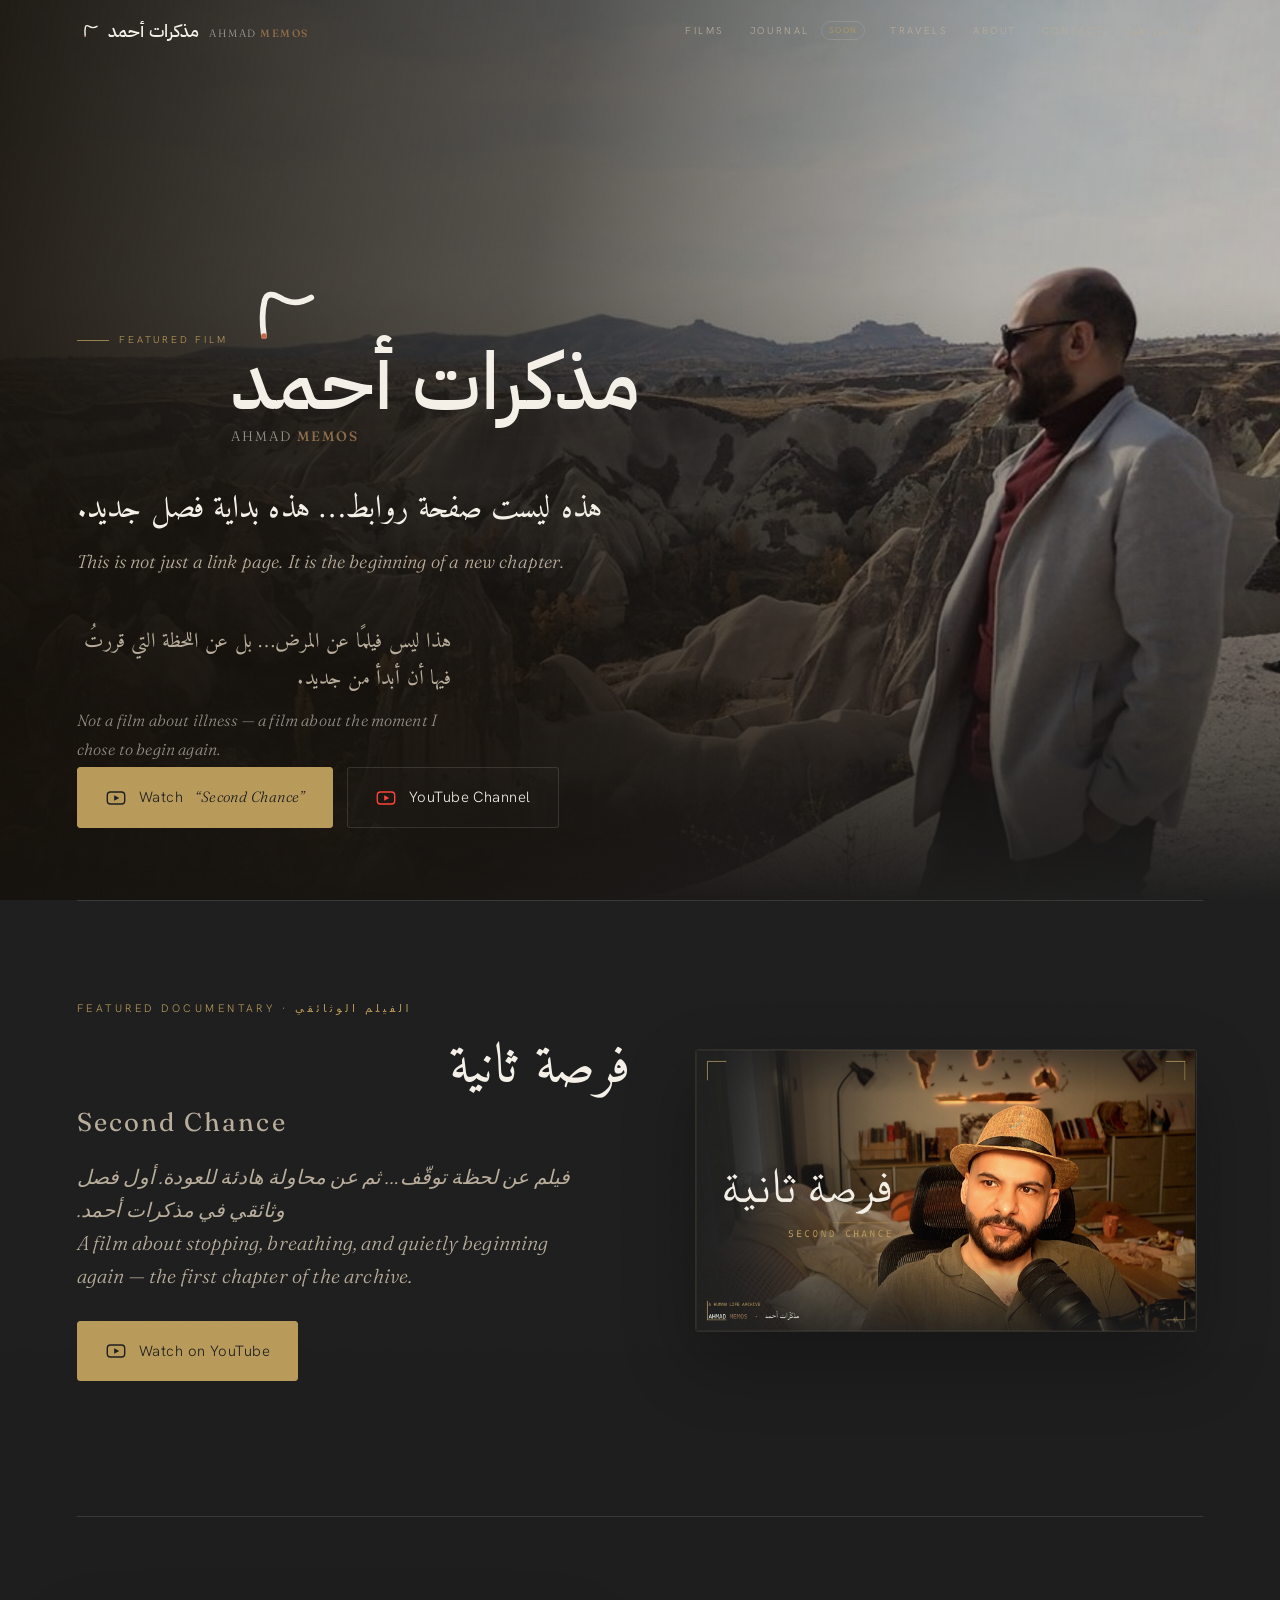
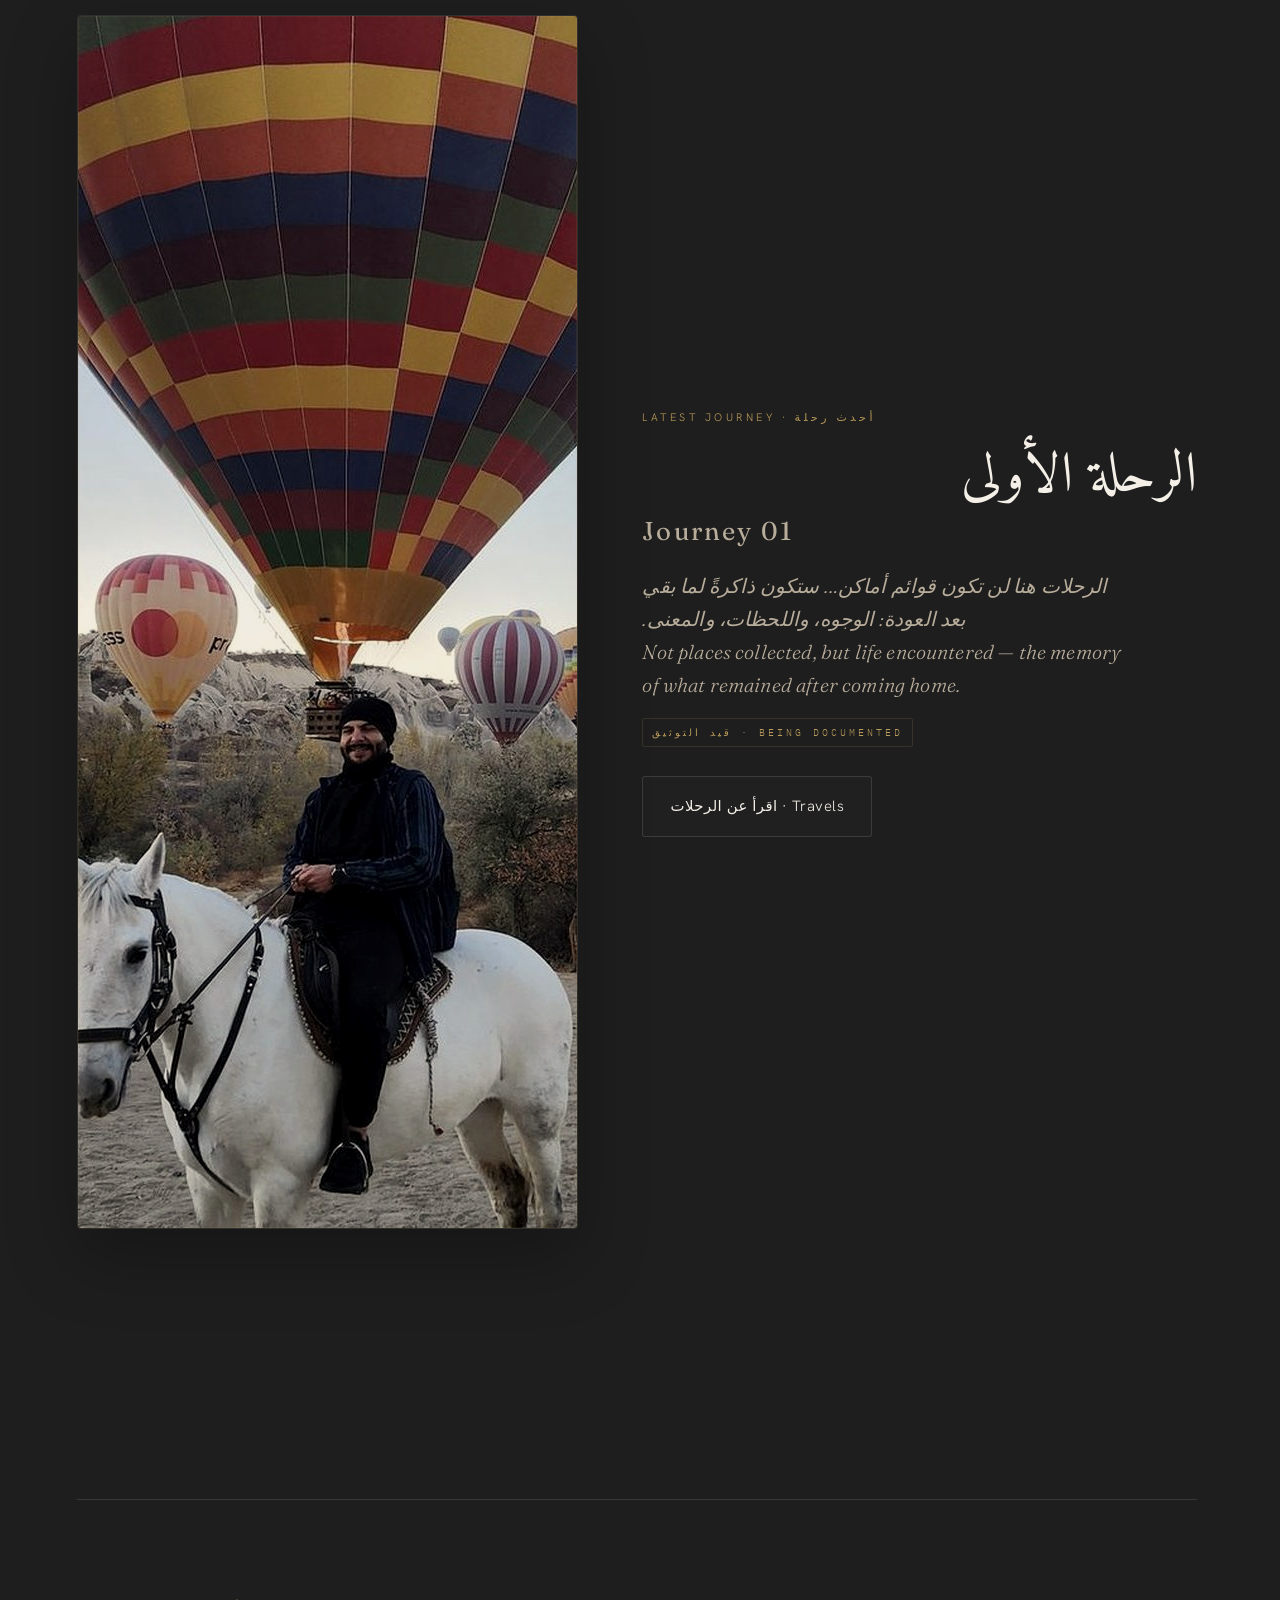
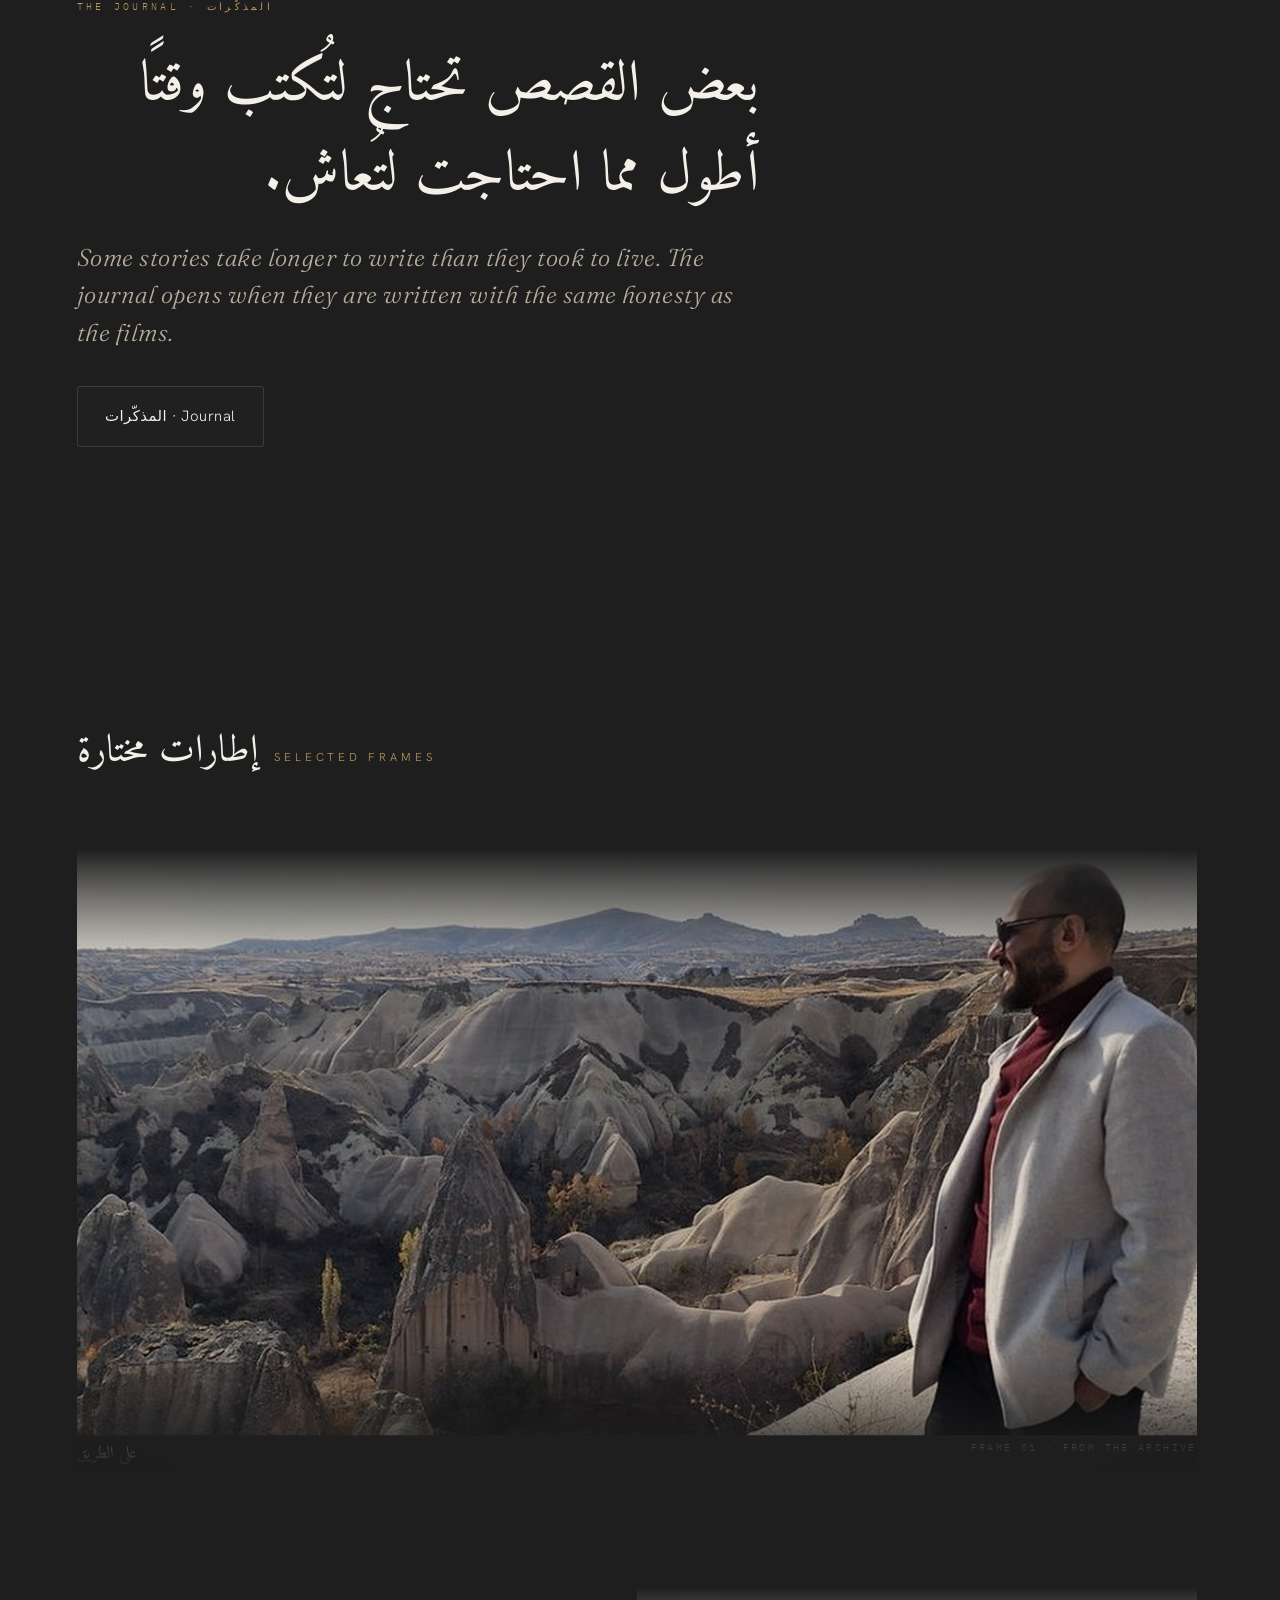
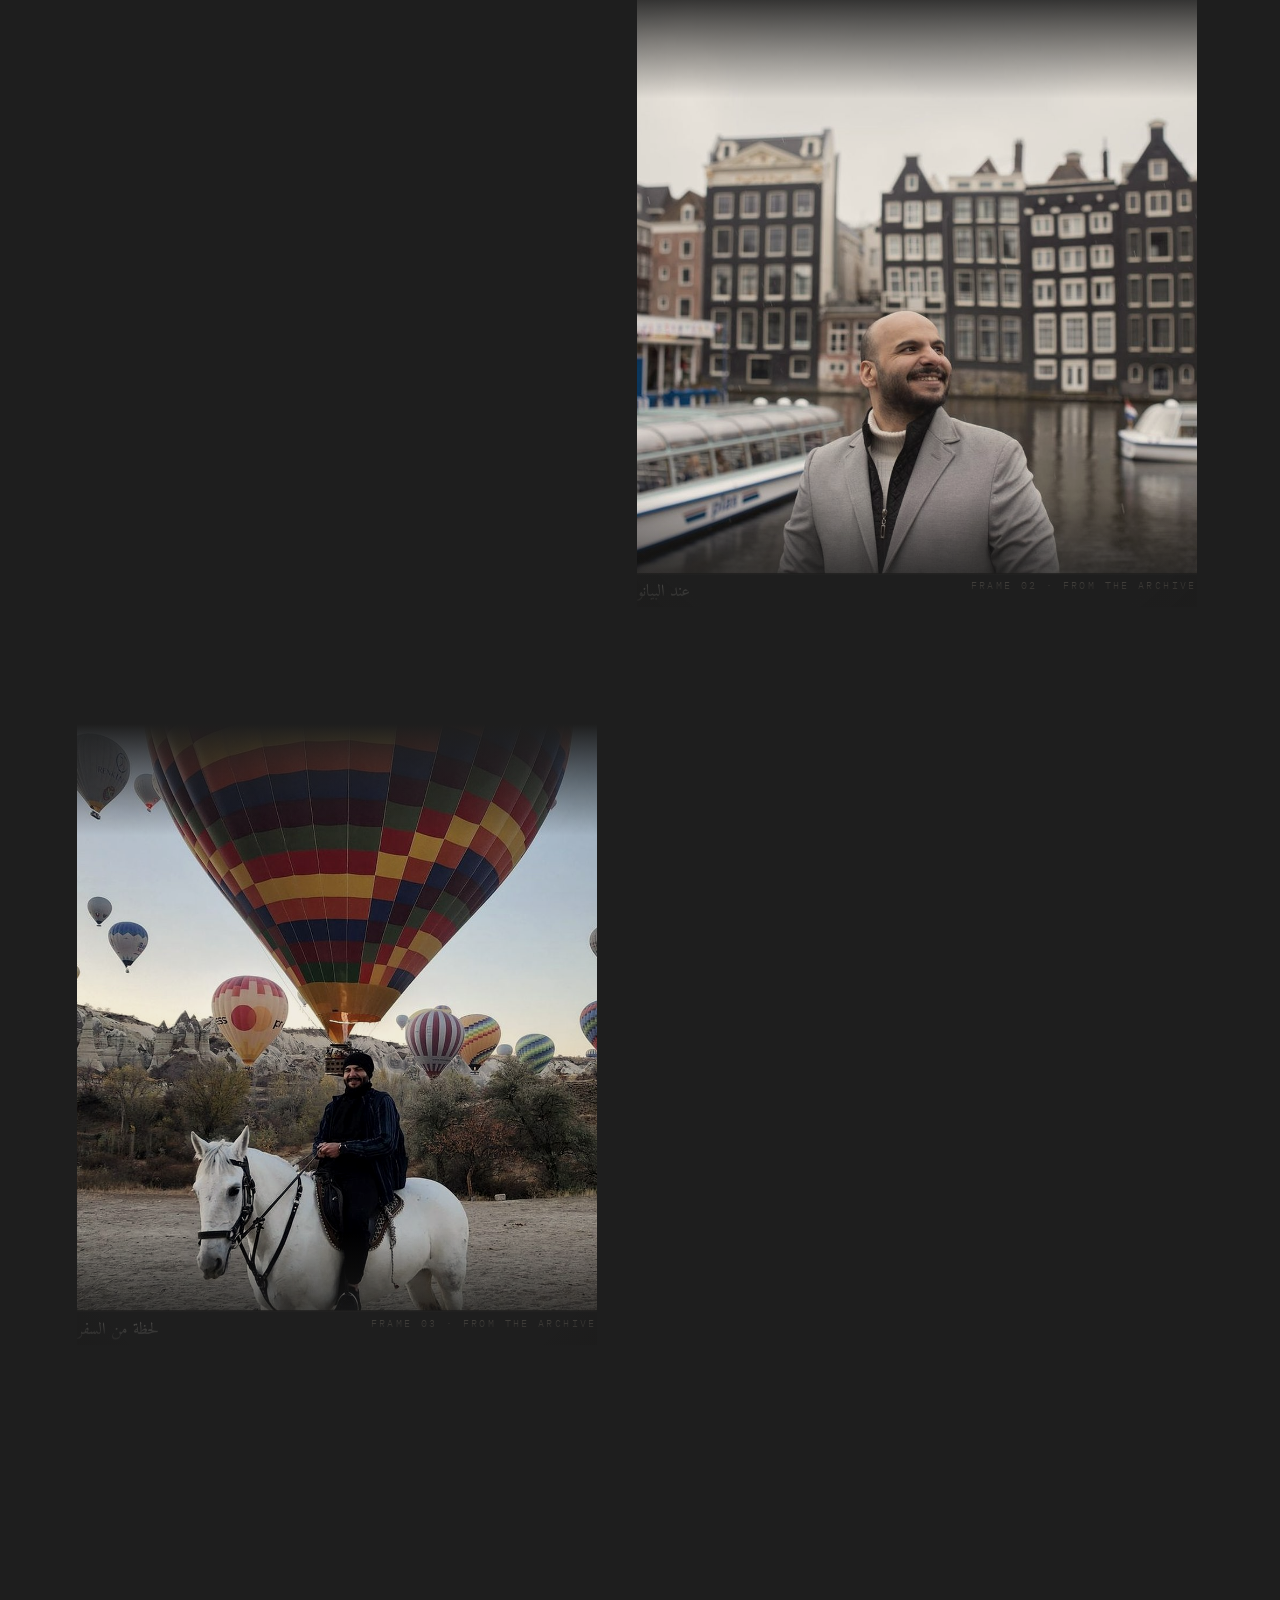
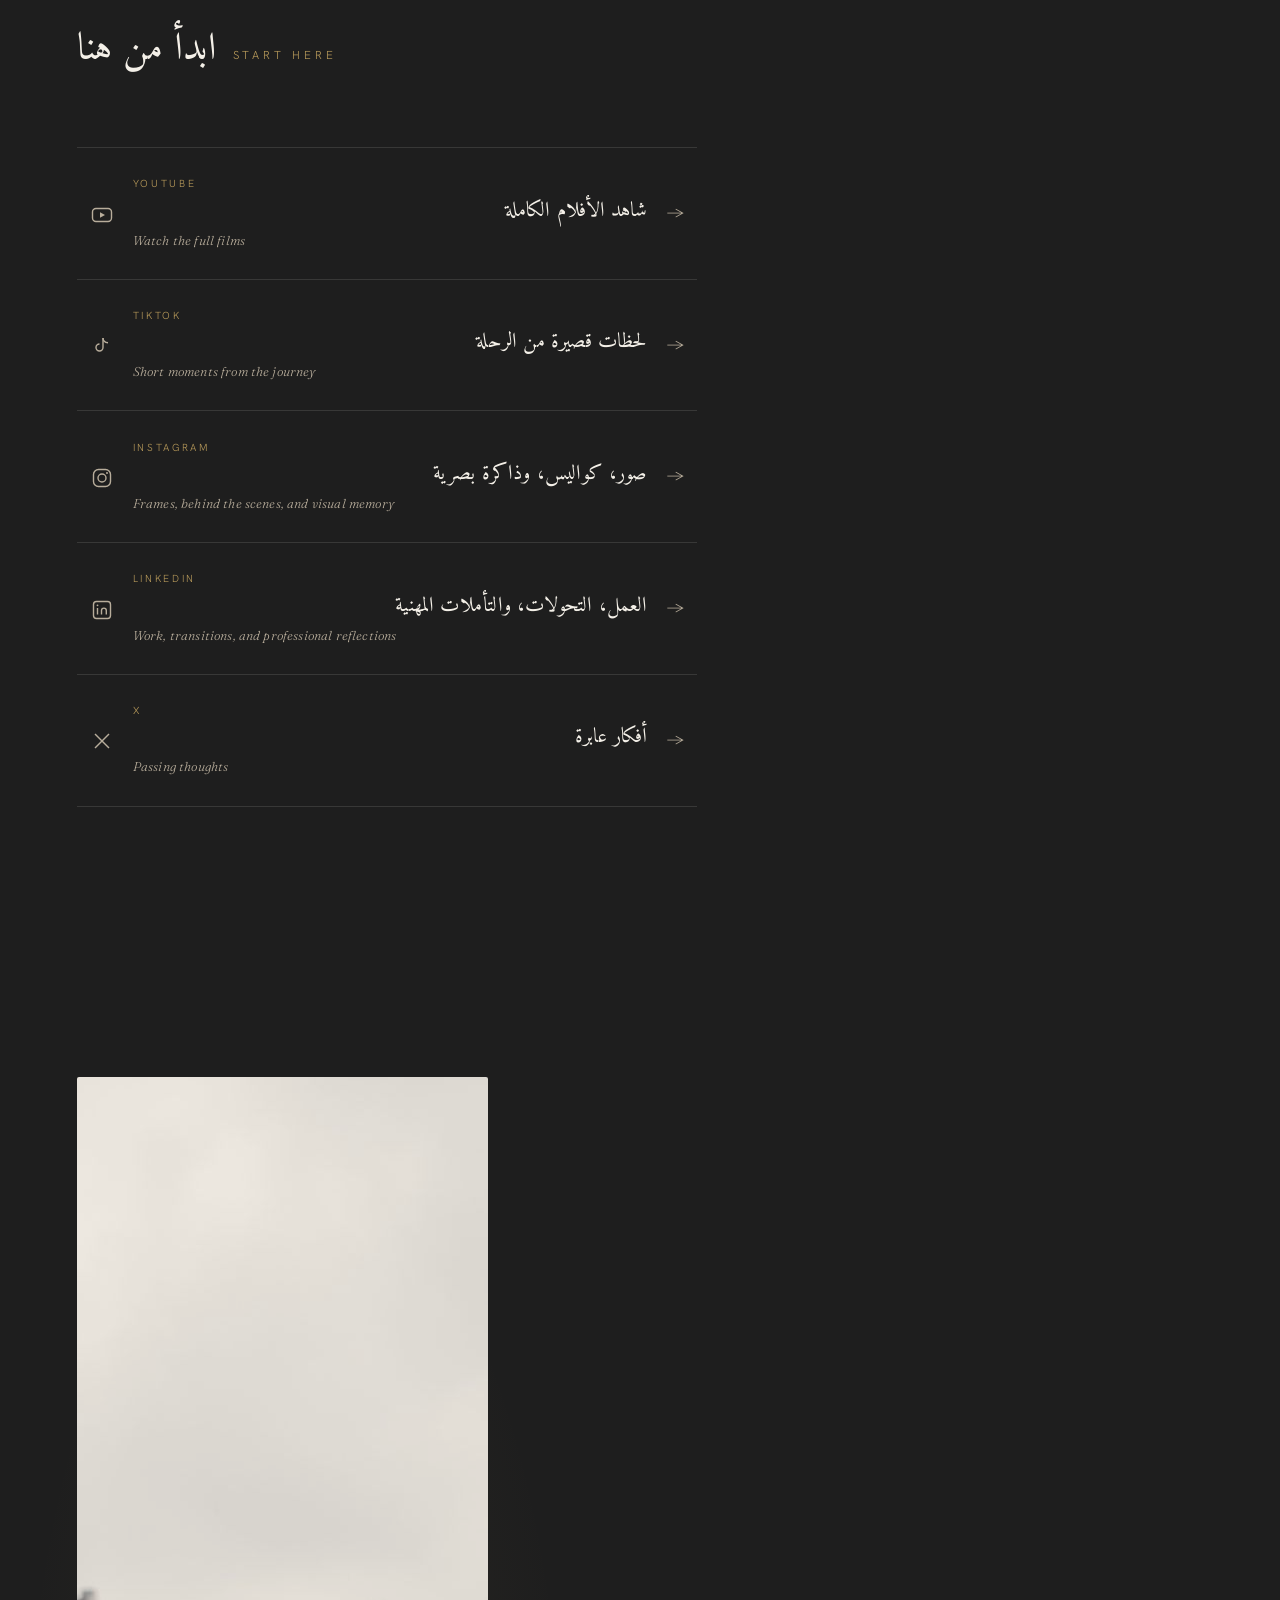
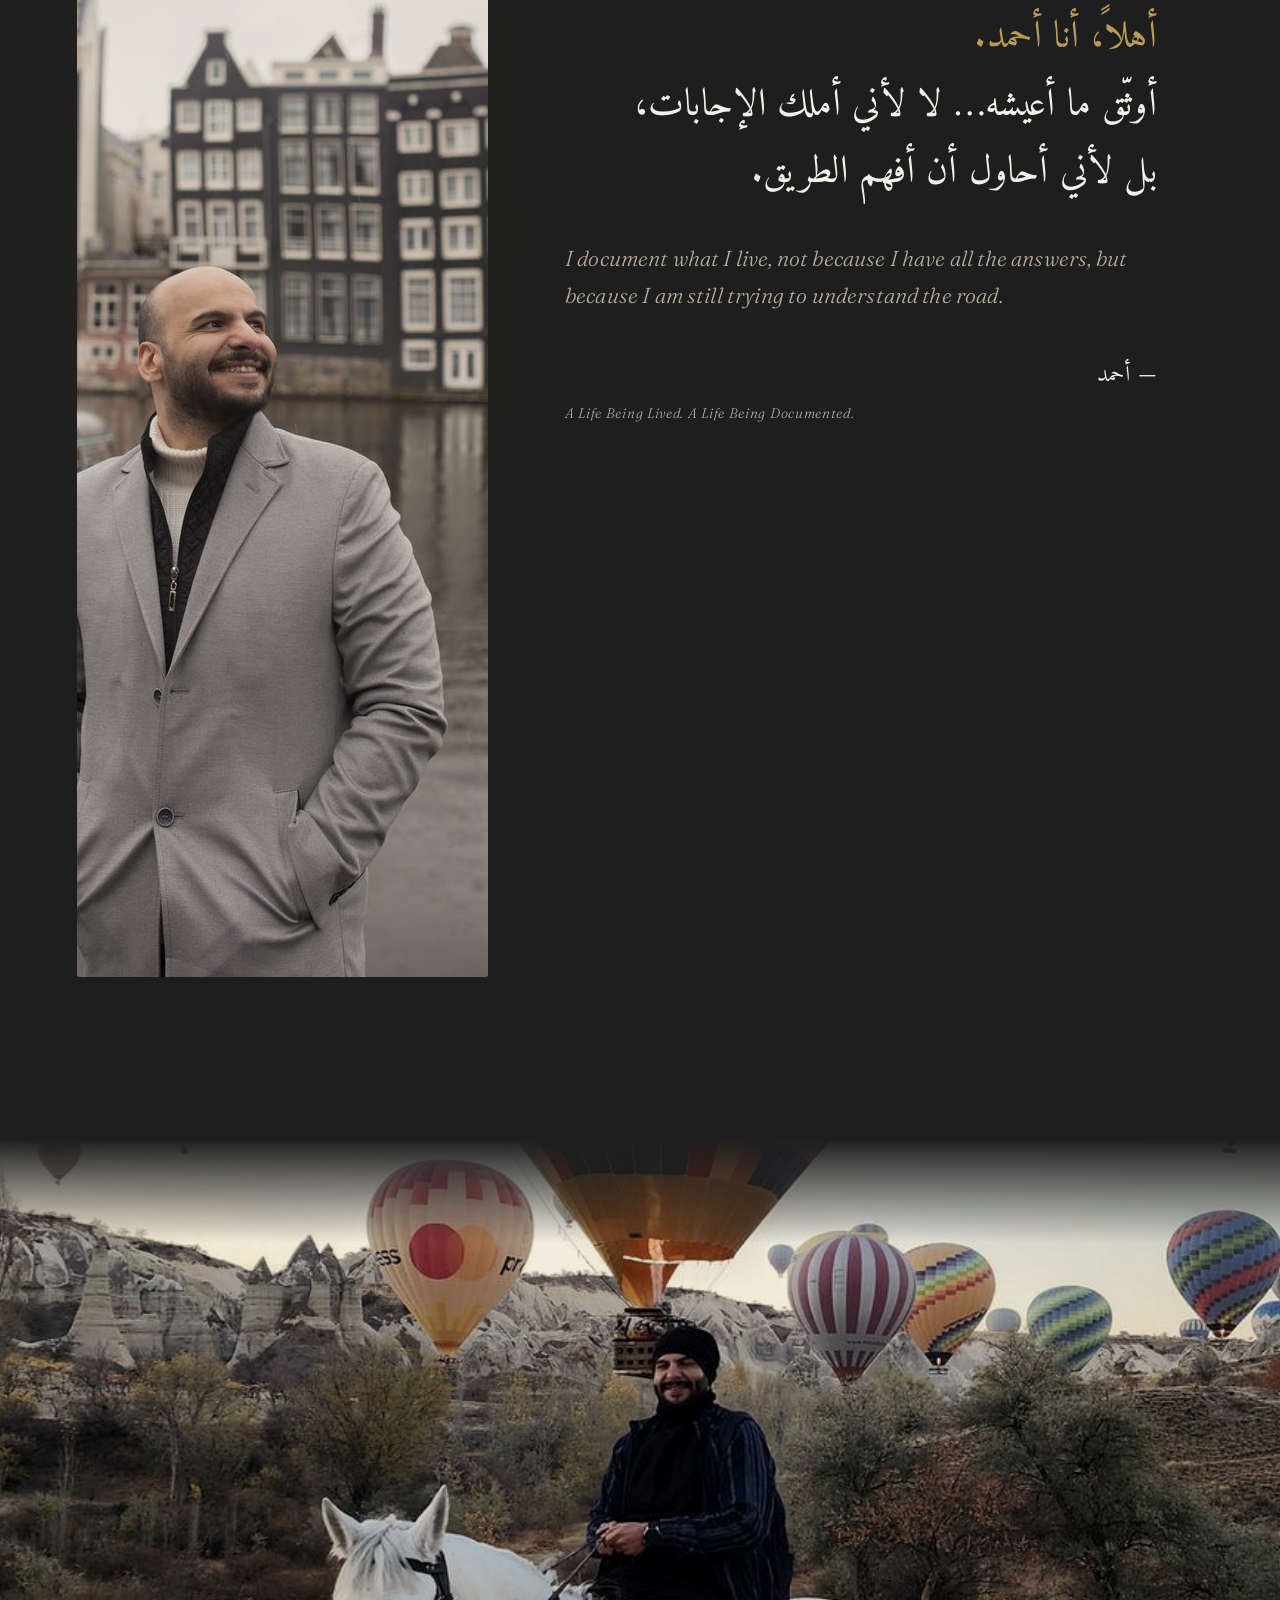
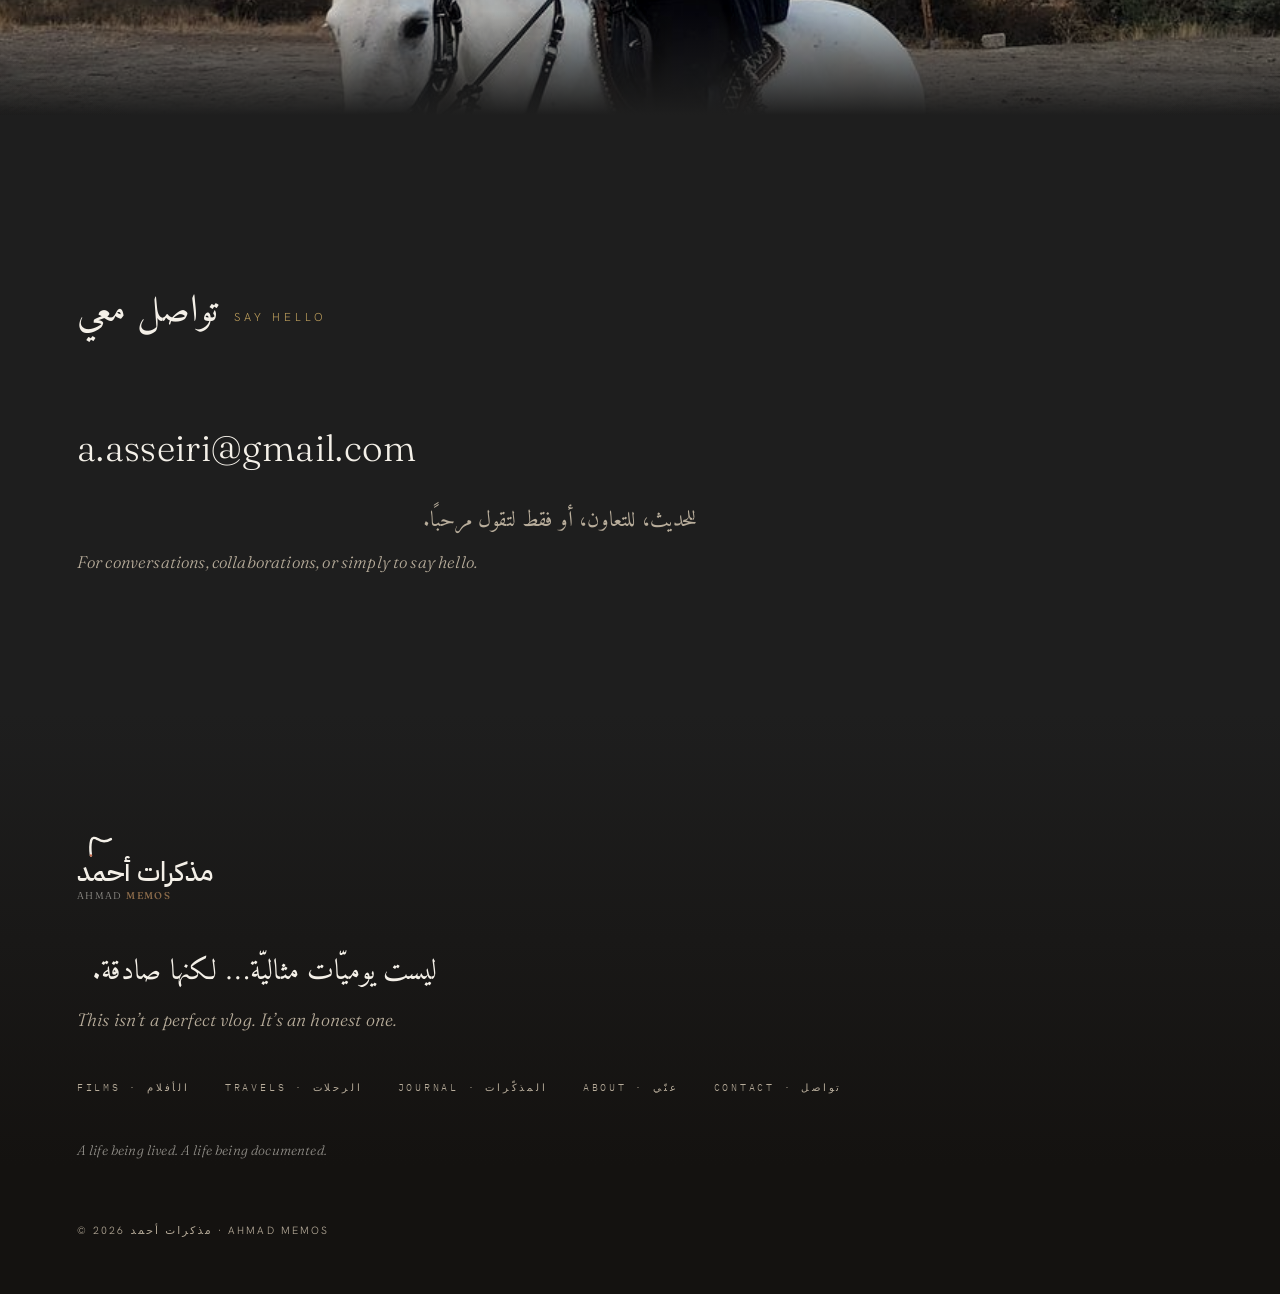
<file: index.html>
<!DOCTYPE html>

<html class="no-js" lang="ar">
<head>
<meta charset="utf-8"/>
<meta content="width=device-width, initial-scale=1.0" name="viewport"/>
<!-- Google tag (gtag.js) -->
<script async="" src="https://www.googletagmanager.com/gtag/js?id=G-X7SE8VPJG7"></script>
<script>
  window.dataLayer = window.dataLayer || [];
  function gtag(){dataLayer.push(arguments);}
  gtag('js', new Date());
  gtag('config', 'G-X7SE8VPJG7');
</script>
<title>مذكرات أحمد | Ahmad Memos — A Human Life Archive</title>
<meta content="مذكرات أحمد (Ahmad Memos) هو أرشيف وثائقي إنساني لأحمد عسيري، يوثق التجارب الحقيقية والسفر والتحول والموسيقى والقصص التي تصنع المعنى." name="description"/>
<meta content="مذكرات أحمد, Ahmad Memos, أحمد عسيري, Ahmad Asseiri, أحمد ميموز, Second Chance, فرصة ثانية, Saudi Creator, Documentary, Cinematic Storytelling, Travel, Personal Growth" name="keywords"/>
<meta content="Ahmad Asseiri" name="author"/>
<meta content="index, follow" name="robots"/>
<link href="https://ahmadmemos.com/" rel="canonical"/>
<meta content="#1E1E1E" name="theme-color"/>
<meta content="website" property="og:type"/>
<meta content="مذكرات أحمد | Ahmad Memos" property="og:site_name"/>
<meta content="مذكرات أحمد | Ahmad Memos — A Human Life Archive" property="og:title"/>
<meta content="مذكرات أحمد (Ahmad Memos) هو أرشيف وثائقي إنساني لأحمد عسيري، يوثق التجارب الحقيقية والسفر والتحول والموسيقى والقصص التي تصنع المعنى." property="og:description"/>
<meta content="https://ahmadmemos.com/" property="og:url"/>
<meta content="https://ahmadmemos.com/og-image.jpg" property="og:image"/>
<meta content="1200" property="og:image:width"/>
<meta content="630" property="og:image:height"/>
<meta content="مذكرات أحمد | Ahmad Memos — A Human Life Archive" property="og:image:alt"/>
<meta content="ar_SA" property="og:locale"/>
<meta content="en_US" property="og:locale:alternate"/>
<meta content="ar_SA" property="og:locale:alternate"/>
<meta content="summary_large_image" name="twitter:card"/>
<meta content="مذكرات أحمد | Ahmad Memos — A Human Life Archive" name="twitter:title"/>
<meta content="مذكرات أحمد (Ahmad Memos) هو أرشيف وثائقي إنساني لأحمد عسيري، يوثق التجارب الحقيقية والسفر والتحول والموسيقى والقصص التي تصنع المعنى." name="twitter:description"/>
<meta content="https://ahmadmemos.com/og-image.jpg" name="twitter:image"/>
<meta content="مذكرات أحمد | Ahmad Memos — A Human Life Archive" name="twitter:image:alt"/>
<script>document.documentElement.className="js";</script>
<!-- Fallback faces load client-side. Licensed 29LT Zarid Serif & 29LT Bukra take over once placed in ./fonts/ -->
<link href="favicon-32x32.png" rel="icon" sizes="32x32" type="image/png"/>
<link href="favicon-16x16.png" rel="icon" sizes="16x16" type="image/png"/>
<link href="apple-touch-icon.png" rel="apple-touch-icon" sizes="180x180"/>
<link href="site.webmanifest" rel="manifest"/>
<link href="https://fonts.googleapis.com" rel="preconnect">
<link crossorigin="" href="https://fonts.gstatic.com" rel="preconnect">
<link href="https://fonts.googleapis.com/css2?family=Amiri:ital,wght@0,400;0,700;1,400&amp;family=Fraunces:ital,opsz,wght@0,9..144,300..600;1,9..144,300..500&amp;family=Hanken+Grotesk:wght@300;400;500;600&amp;family=IBM+Plex+Mono:wght@400;500&amp;family=IBM+Plex+Sans+Arabic:wght@300;400;500;600&amp;display=swap" rel="stylesheet">
<link href="assets/site.css" rel="stylesheet"/>
<script type="application/ld+json">
{
  "@context": "https://schema.org",
  "@graph": [
    {
      "@type": "WebSite",
      "@id": "https://ahmadmemos.com/#website",
      "name": "مذكرات أحمد | Ahmad Memos",
      "alternateName": [
        "Ahmad Memos",
        "مذكرات أحمد",
        "أحمد ميموز",
        "Ahmad Asseiri",
        "أحمد عسيري",
        "A Human Life Archive"
      ],
      "url": "https://ahmadmemos.com/",
      "description": "مذكرات أحمد (Ahmad Memos) هو أرشيف وثائقي إنساني لأحمد عسيري، يوثق التجارب الحقيقية والسفر والتحول والموسيقى والقصص التي تصنع المعنى.",
      "inLanguage": [
        "ar",
        "en"
      ],
      "publisher": {
        "@id": "https://ahmadmemos.com/#person"
      }
    },
    {
      "@type": "Person",
      "@id": "https://ahmadmemos.com/#person",
      "name": "Ahmad Asseiri",
      "alternateName": [
        "أحمد عسيري",
        "Ahmad Memos",
        "مذكرات أحمد",
        "أحمد ميموز"
      ],
      "url": "https://ahmadmemos.com/",
      "image": "https://ahmadmemos.com/og-image.jpg",
      "jobTitle": "Documentary Creator",
      "description": "Saudi documentary creator behind Ahmad Memos / مذكرات أحمد.",
      "sameAs": [
        "https://youtube.com/@a7mad_3s",
        "https://www.tiktok.com/@ahmad_3ss",
        "https://www.instagram.com/a7mad_3s",
        "https://x.com/a7mad_3s",
        "https://www.linkedin.com/in/ahmad-asseiri-918979b4"
      ]
    },
    {
      "@type": "Brand",
      "@id": "https://ahmadmemos.com/#brand",
      "name": "مذكرات أحمد | Ahmad Memos",
      "alternateName": [
        "Ahmad Memos",
        "مذكرات أحمد",
        "أحمد ميموز"
      ],
      "url": "https://ahmadmemos.com/"
    },
    {
      "@type": "VideoObject",
      "@id": "https://ahmadmemos.com/#second-chance",
      "name": "فرصة ثانية | Second Chance",
      "alternateName": [
        "Second Chance",
        "فرصة ثانية"
      ],
      "description": "The first documentary released on Ahmad Memos / مذكرات أحمد. A personal story about rebuilding life, rediscovering meaning, and beginning again.",
      "thumbnailUrl": [
        "https://ahmadmemos.com/second-chance-thumb-2560.jpg"
      ],
      "uploadDate": "2026-06-29T10:00:00+03:00",
      "contentUrl": "https://youtu.be/qwVO4BgN4NU",
      "embedUrl": "https://www.youtube.com/embed/qwVO4BgN4NU",
      "creator": {
        "@id": "https://ahmadmemos.com/#person"
      }
    }
  ]
}
</script>
</link></link></link></head>
<body>
<h1 class="sr-only">مذكرات أحمد — Ahmad Memos · A Human Life Archive</h1>
<div aria-hidden="true" style="position:absolute;left:-9999px;width:1px;height:1px;overflow:hidden;">
  مذكرات أحمد | Ahmad Memos | أحمد ميموز | أحمد عسيري | Ahmad Asseiri | A Human Life Archive
</div>
<div aria-hidden="true" class="grain"></div>
<!-- ===================== NAV ===================== -->
<nav aria-label="Primary" class="nav" id="nav">
<a aria-label="مذكرات أحمد — Ahmad Memos" class="logo" href="index.html">
<span aria-hidden="true" class="logo__sym"><svg viewbox="0 0 120 90"><path d="M46,84 C43,64 44,46 47,34 C50,24 58,24 68,30 C80,38 95,40 112,30" fill="none" stroke="currentColor" stroke-linecap="round" stroke-width="8"></path><circle cx="46" cy="84" fill="#C2694C" r="4"></circle></svg></span>
<span class="logo__type">
<span class="logo__ar" dir="rtl" lang="ar">مذكرات أحمد</span>
<span class="logo__en">AHMAD <span class="logo__en-b">MEMOS</span></span>
</span>
</a>
<div aria-label="Site sections" class="nav__links">
<a class="nav__link" href="films/index.html">Films</a>
<a class="nav__link" href="journal/index.html">Journal <span class="nav__pill">Soon</span></a>
<a class="nav__link" href="travels/index.html">Travels</a>
<a class="nav__link" href="about/index.html">About</a>
<a class="nav__link" href="contact/index.html">Contact</a>
</div>
<a class="nav__cta" href="#start">ابدأ من هنا</a>
</nav>
<!-- ===================== HERO ===================== -->
<header class="hero" id="top">
<div aria-hidden="true" class="hero__media">
<!-- Hero portrait — embedded (valley / contemplative) -->
<img alt="" class="doc-grade" decoding="async" height="2400" loading="lazy" src="assets/hero-01.jpg" width="1351"/>
</div>
<div class="hero__inner">
<div class="stream-badge" data-reveal="">Featured Film</div>
<a aria-label="مذكرات أحمد — Ahmad Memos" class="logo" data-reveal="" href="#top">
<span aria-hidden="true" class="logo__sym"><svg viewbox="0 0 120 90"><path d="M46,84 C43,64 44,46 47,34 C50,24 58,24 68,30 C80,38 95,40 112,30" fill="none" stroke="currentColor" stroke-linecap="round" stroke-width="8"></path><circle cx="46" cy="84" fill="#C2694C" r="4"></circle></svg></span>
<span class="logo__type">
<span class="logo__ar" dir="rtl" lang="ar">مذكرات أحمد</span>
<span class="logo__en">AHMAD <span class="logo__en-b">MEMOS</span></span>
</span>
</a>
<p class="hero__open" data-delay="1" data-reveal="">
<span class="ar" dir="rtl" lang="ar">هذه ليست صفحة روابط… هذه بداية فصل جديد.</span>
<span class="en">This is not just a link page. It is the beginning of a new chapter.</span>
</p>
<p class="hero__whisper" data-delay="1" data-reveal="" dir="rtl" lang="ar">
      هذا ليس فيلمًا عن المرض… بل عن اللحظة التي قررتُ فيها أن أبدأ من جديد.
      <span class="en">Not a film about illness — a film about the moment I chose to begin again.</span>
</p>
<div class="actions" data-delay="2" data-reveal="">
<!-- PRIMARY: Watch "Second Chance" -->
<a class="btn btn--primary" href="https://youtu.be/qwVO4BgN4NU" rel="noopener noreferrer" target="_blank">
<span aria-hidden="true" class="btn__yt"><svg fill="none" viewbox="0 0 24 24"><rect height="13" rx="3.5" stroke="currentColor" stroke-width="1.5" width="19" x="2.5" y="5.5"></rect><path d="M10 9 L15.5 12 L10 15 Z" fill="currentColor"></path></svg></span>
        Watch <em>“Second Chance”</em>
</a>
<!-- SECONDARY: YouTube Channel — replace href with the channel URL -->
<a class="btn btn--ghost" href="https://youtube.com/@a7mad_3s" rel="noopener noreferrer" target="_blank">
<span aria-hidden="true" class="btn__yt"><svg fill="none" viewbox="0 0 24 24"><rect height="13" rx="3.5" stroke="currentColor" stroke-width="1.5" width="19" x="2.5" y="5.5"></rect><path d="M10 9 L15.5 12 L10 15 Z" fill="currentColor"></path></svg></span>
        YouTube Channel
      </a>
</div>
</div>
</header>
<!-- ===================== FEATURED FILM ===================== -->
<section class="wrap featured-film" id="film">
<div class="featured-film__grid">
<div class="featured-film__copy" data-reveal="">
<p class="featured-film__kicker">Featured Documentary · الفيلم الوثائقي</p>
<h2 class="featured-film__title" dir="rtl" lang="ar">
        فرصة ثانية
        <span class="en">Second Chance</span>
</h2>
<p class="featured-film__desc">
<span dir="rtl" lang="ar">فيلم عن لحظة توقّف… ثم عن محاولة هادئة للعودة. أول فصل وثائقي في مذكرات أحمد.</span>
<br/>
        A film about stopping, breathing, and quietly beginning again — the first chapter of the archive.
      </p>
<div class="featured-film__actions">
<a class="btn btn--primary" href="https://youtu.be/qwVO4BgN4NU" rel="noopener noreferrer" target="_blank">
<span aria-hidden="true" class="btn__yt"><svg fill="none" viewbox="0 0 24 24"><rect height="13" rx="3.5" stroke="currentColor" stroke-width="1.5" width="19" x="2.5" y="5.5"></rect><path d="M10 9 L15.5 12 L10 15 Z" fill="currentColor"></path></svg></span>
          Watch on YouTube
        </a>
</div>
</div>
<a aria-label="Watch Second Chance on YouTube" class="featured-film__art" data-delay="1" data-reveal="" href="https://youtu.be/qwVO4BgN4NU" rel="noopener noreferrer" target="_blank">
<img alt="Second Chance — فرصة ثانية" loading="lazy" src="second-chance-thumb-2560.jpg"/>
</a>
</div>
</section>
<!-- ==================== LATEST JOURNEY ==================== -->
<section class="wrap featured-film featured-film--flip" id="journey">
<div class="featured-film__grid">
<div class="featured-film__copy" data-reveal="">
<p class="featured-film__kicker">Latest Journey · أحدث رحلة</p>
<h2 class="featured-film__title" dir="rtl" lang="ar">
        الرحلة الأولى
        <span class="en">Journey 01</span>
</h2>
<p class="featured-film__desc">
<span dir="rtl" lang="ar">الرحلات هنا لن تكون قوائم أماكن… ستكون ذاكرةً لما بقي بعد العودة: الوجوه، واللحظات، والمعنى.</span>
<br/>
        Not places collected, but life encountered — the memory of what remained after coming home.
      </p>
<span class="featured-film__status">قيد التوثيق · Being documented</span>
<div class="featured-film__actions">
<a class="btn btn--ghost" href="travels/index.html">اقرأ عن الرحلات · Travels</a>
</div>
</div>
<a aria-label="Travels — الرحلات" class="featured-film__art featured-film__art--portrait" data-delay="1" data-reveal="" href="travels/index.html">
<img alt="لحظة من السفر — a travel moment" class="doc-grade" decoding="async" height="1212" loading="lazy" src="assets/frame-03.jpg" width="1000"/>
</a>
</div>
</section>
<!-- ==================== LATEST JOURNAL ==================== -->
<section class="wrap" id="journal-latest">
<div class="jf">
<p class="jf__kicker" data-reveal="">The Journal · المذكّرات</p>
<h2 class="jf__line" data-delay="1" data-reveal="" dir="rtl" lang="ar">
      بعض القصص تحتاج لتُكتب وقتًا أطول مما احتاجت لتُعاش.
      <span class="en">Some stories take longer to write than they took to live. The journal opens when they are written with the same honesty as the films.</span>
</h2>
<div class="jf__foot" data-delay="2" data-reveal="">
<a class="btn btn--ghost" href="journal/index.html">المذكّرات · Journal</a>
</div>
</div>
</section>
<!-- ==================== SELECTED FRAMES ==================== -->
<section class="wrap" id="frames">
<div class="frames">
<div class="section-label" data-reveal="">
<span class="ar" dir="rtl" lang="ar">إطارات مختارة</span>
<span class="en">Selected Frames</span>
</div>
<figure class="frame frame--wide" data-reveal="">
<img alt="على الطريق — on the road" class="frame__img doc-grade" decoding="async" height="646" loading="lazy" src="assets/frame-01.jpg" width="1400"/>
<figcaption class="frame__cap"><span class="ar" dir="rtl" lang="ar">على الطريق</span><span>Frame 01 · From the archive</span></figcaption>
</figure>
<figure class="frame frame--right" data-reveal="">
<img alt="عند البيانو — at the piano" class="frame__img doc-grade" decoding="async" height="1125" loading="lazy" src="assets/frame-02.jpg" width="1000"/>
<figcaption class="frame__cap"><span class="ar" dir="rtl" lang="ar">عند البيانو</span><span>Frame 02 · From the archive</span></figcaption>
</figure>
<figure class="frame frame--left" data-reveal="">
<img alt="لحظة من السفر — a travel moment" class="frame__img doc-grade" decoding="async" height="1212" loading="lazy" src="assets/frame-03.jpg" width="1000"/>
<figcaption class="frame__cap"><span class="ar" dir="rtl" lang="ar">لحظة من السفر</span><span>Frame 03 · From the archive</span></figcaption>
</figure>
</div>
</section>
<!-- ===================== START HERE ===================== -->
<section class="wrap" id="start">
<div class="start">
<div class="section-label" data-reveal="">
<span class="ar" dir="rtl" lang="ar">ابدأ من هنا</span>
<span class="en">Start here</span>
</div>
<div data-delay="1" data-reveal="">
<a class="link-row" href="https://youtube.com/@a7mad_3s" rel="noopener noreferrer" target="_blank">
<span aria-hidden="true" class="link-row__icon"><svg viewbox="0 0 24 24"><rect height="13" rx="3.5" width="19" x="2.5" y="5.5"></rect><path d="M10 9.2 L15 12 L10 14.8 Z" fill="currentColor" stroke="none"></path></svg></span>
<span class="link-row__text">
<span class="link-row__plat">YouTube</span>
<span class="link-row__ar" lang="ar">شاهد الأفلام الكاملة</span>
<span class="link-row__en">Watch the full films</span>
</span>
<span aria-hidden="true" class="link-row__arrow">→</span>
</a>
<a class="link-row" href="https://www.tiktok.com/@ahmad_3ss" rel="noopener noreferrer" target="_blank">
<span aria-hidden="true" class="link-row__icon"><svg viewbox="0 0 24 24"><path d="M13 4 v9.5 a3.5 3.5 0 1 1 -3.5 -3.5"></path><path d="M13 4 c0 3 2 4.5 5 4.8"></path></svg></span>
<span class="link-row__text">
<span class="link-row__plat">TikTok</span>
<span class="link-row__ar" lang="ar">لحظات قصيرة من الرحلة</span>
<span class="link-row__en">Short moments from the journey</span>
</span>
<span aria-hidden="true" class="link-row__arrow">→</span>
</a>
<a class="link-row" href="https://instagram.com/a7mad_3s" rel="noopener noreferrer" target="_blank">
<span aria-hidden="true" class="link-row__icon"><svg viewbox="0 0 24 24"><rect height="17" rx="5" width="17" x="3.5" y="3.5"></rect><circle cx="12" cy="12" r="4"></circle><circle cx="17" cy="7" fill="currentColor" r="1" stroke="none"></circle></svg></span>
<span class="link-row__text">
<span class="link-row__plat">Instagram</span>
<span class="link-row__ar" lang="ar">صور، كواليس، وذاكرة بصرية</span>
<span class="link-row__en">Frames, behind the scenes, and visual memory</span>
</span>
<span aria-hidden="true" class="link-row__arrow">→</span>
</a>
<a class="link-row" href="https://linkedin.com/in/ahmad-asseiri-918979b4" rel="noopener noreferrer" target="_blank">
<span aria-hidden="true" class="link-row__icon"><svg viewbox="0 0 24 24"><rect height="17" rx="3" width="17" x="3.5" y="3.5"></rect><line x1="7.5" x2="7.5" y1="10" y2="16.5"></line><circle cx="7.5" cy="7.3" fill="currentColor" r="0.9" stroke="none"></circle><path d="M11.5 16.5 v-4 a2.4 2.4 0 0 1 4.8 0 v4"></path></svg></span>
<span class="link-row__text">
<span class="link-row__plat">LinkedIn</span>
<span class="link-row__ar" lang="ar">العمل، التحولات، والتأملات المهنية</span>
<span class="link-row__en">Work, transitions, and professional reflections</span>
</span>
<span aria-hidden="true" class="link-row__arrow">→</span>
</a>
<a class="link-row" href="https://x.com/a7mad_3s" rel="noopener noreferrer" target="_blank">
<span aria-hidden="true" class="link-row__icon"><svg viewbox="0 0 24 24"><line x1="5" x2="19" y1="5" y2="19"></line><line x1="19" x2="5" y1="5" y2="19"></line></svg></span>
<span class="link-row__text">
<span class="link-row__plat">X</span>
<span class="link-row__ar" lang="ar">أفكار عابرة</span>
<span class="link-row__en">Passing thoughts</span>
</span>
<span aria-hidden="true" class="link-row__arrow">→</span>
</a>
</div>
</div>
</section>
<!-- ===================== PERSONAL NOTE (photo + letter) ===================== -->
<section class="wrap note" id="note">
<div class="note__grid">
<figure class="note__photo" data-reveal="" style="margin:0">
<!-- Note portrait — embedded (at the piano) -->
<img alt="Ahmad" class="doc-grade" decoding="async" height="1500" loading="lazy" src="assets/hero-02.jpg" width="1000">
</img></figure>
<div class="note__body">
<p class="note__ar" data-delay="1" data-reveal="" dir="rtl" lang="ar">
<span class="lead">أهلاً، أنا أحمد.</span><br/>
        أوثّق ما أعيشه… لا لأني أملك الإجابات،<br/>
        بل لأني أحاول أن أفهم الطريق.
      </p>
<p class="note__en" data-delay="1" data-reveal="">
        I document what I live, not because I have all the answers,
        but because I am still trying to understand the road.
      </p>
<p class="note__sign" data-delay="2" data-reveal="" dir="rtl" lang="ar">
        — أحمد
        <span class="en">A Life Being Lived. A Life Being Documented.</span>
</p>
</div>
</div>
</section>
<!-- ===================== ONE QUIET FRAME ===================== -->
<figure class="frame" data-reveal="" style="margin-block:clamp(1rem,3vh,3rem)">
<!-- Quiet frame — embedded (a travel moment) -->
<img alt="" class="doc-grade" decoding="async" height="2400" loading="lazy" src="assets/hero-03.jpg" width="1351">
</img></figure>
<!-- ===================== CONTACT ===================== -->
<section class="wrap" id="contact">
<div class="contact">
<div class="section-label" data-reveal="">
<span class="ar" dir="rtl" lang="ar">تواصل معي</span>
<span class="en">Say hello</span>
</div>
<!-- Replace the text below with your email, and add it after mailto: -->
<a class="contact__value" data-delay="1" data-reveal="" href="mailto:a.asseiri@gmail.com">a.asseiri@gmail.com</a>
<p class="contact__note" data-delay="1" data-reveal="" dir="rtl" lang="ar">
      للحديث، للتعاون، أو فقط لتقول مرحبًا.
      <span class="en">For conversations, collaborations, or simply to say hello.</span>
</p>
</div>
</section>
<!-- ===================== FOOTER ===================== -->
<footer class="footer">
<a aria-label="مذكرات أحمد — Ahmad Memos" class="logo" data-reveal="" href="#top">
<span aria-hidden="true" class="logo__sym"><svg viewbox="0 0 120 90"><path d="M46,84 C43,64 44,46 47,34 C50,24 58,24 68,30 C80,38 95,40 112,30" fill="none" stroke="currentColor" stroke-linecap="round" stroke-width="8"></path><circle cx="46" cy="84" fill="#C2694C" r="4"></circle></svg></span>
<span class="logo__type">
<span class="logo__ar" dir="rtl" lang="ar">مذكرات أحمد</span>
<span class="logo__en">AHMAD <span class="logo__en-b">MEMOS</span></span>
</span>
</a>
<p class="footer__quote" data-delay="1" data-reveal="" dir="rtl" lang="ar">
    ليست يوميّات مثاليّة… لكنها صادقة.
    <span class="en">This isn’t a perfect vlog. It’s an honest one.</span>
</p>
<nav aria-label="Footer" class="footer__nav" data-delay="1" data-reveal="">
<a href="films/index.html">Films · الأفلام</a>
<a href="travels/index.html">Travels · الرحلات</a>
<a href="journal/index.html">Journal · المذكّرات</a>
<a href="about/index.html">About · عنّي</a>
<a href="contact/index.html">Contact · تواصل</a>
</nav>
<p class="footer__line" data-delay="2" data-reveal="">A life being lived. A life being documented.</p>
<div class="footer__meta" data-delay="2" data-reveal="">© <span id="year"></span> مذكرات أحمد · Ahmad Memos</div>
</footer>
<script defer="" src="assets/site.js"></script>
</body>
</html>
</file>
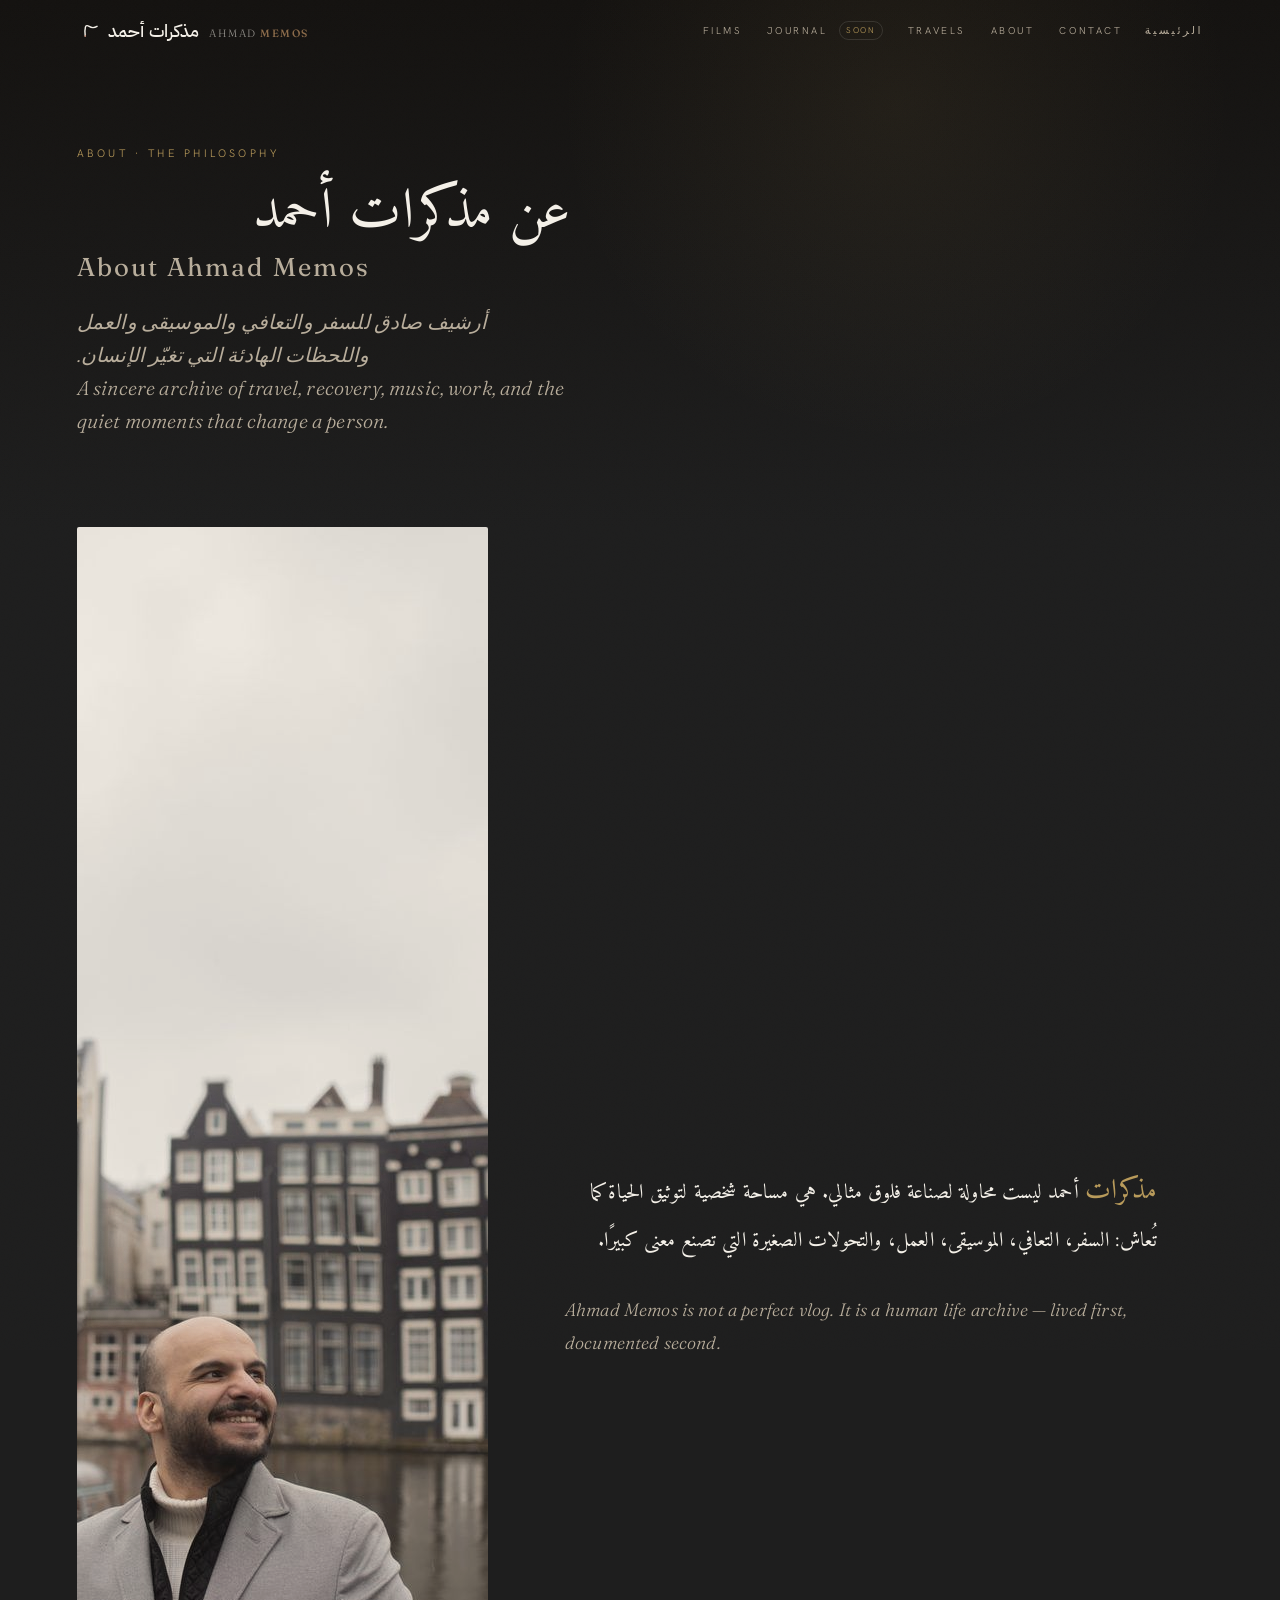
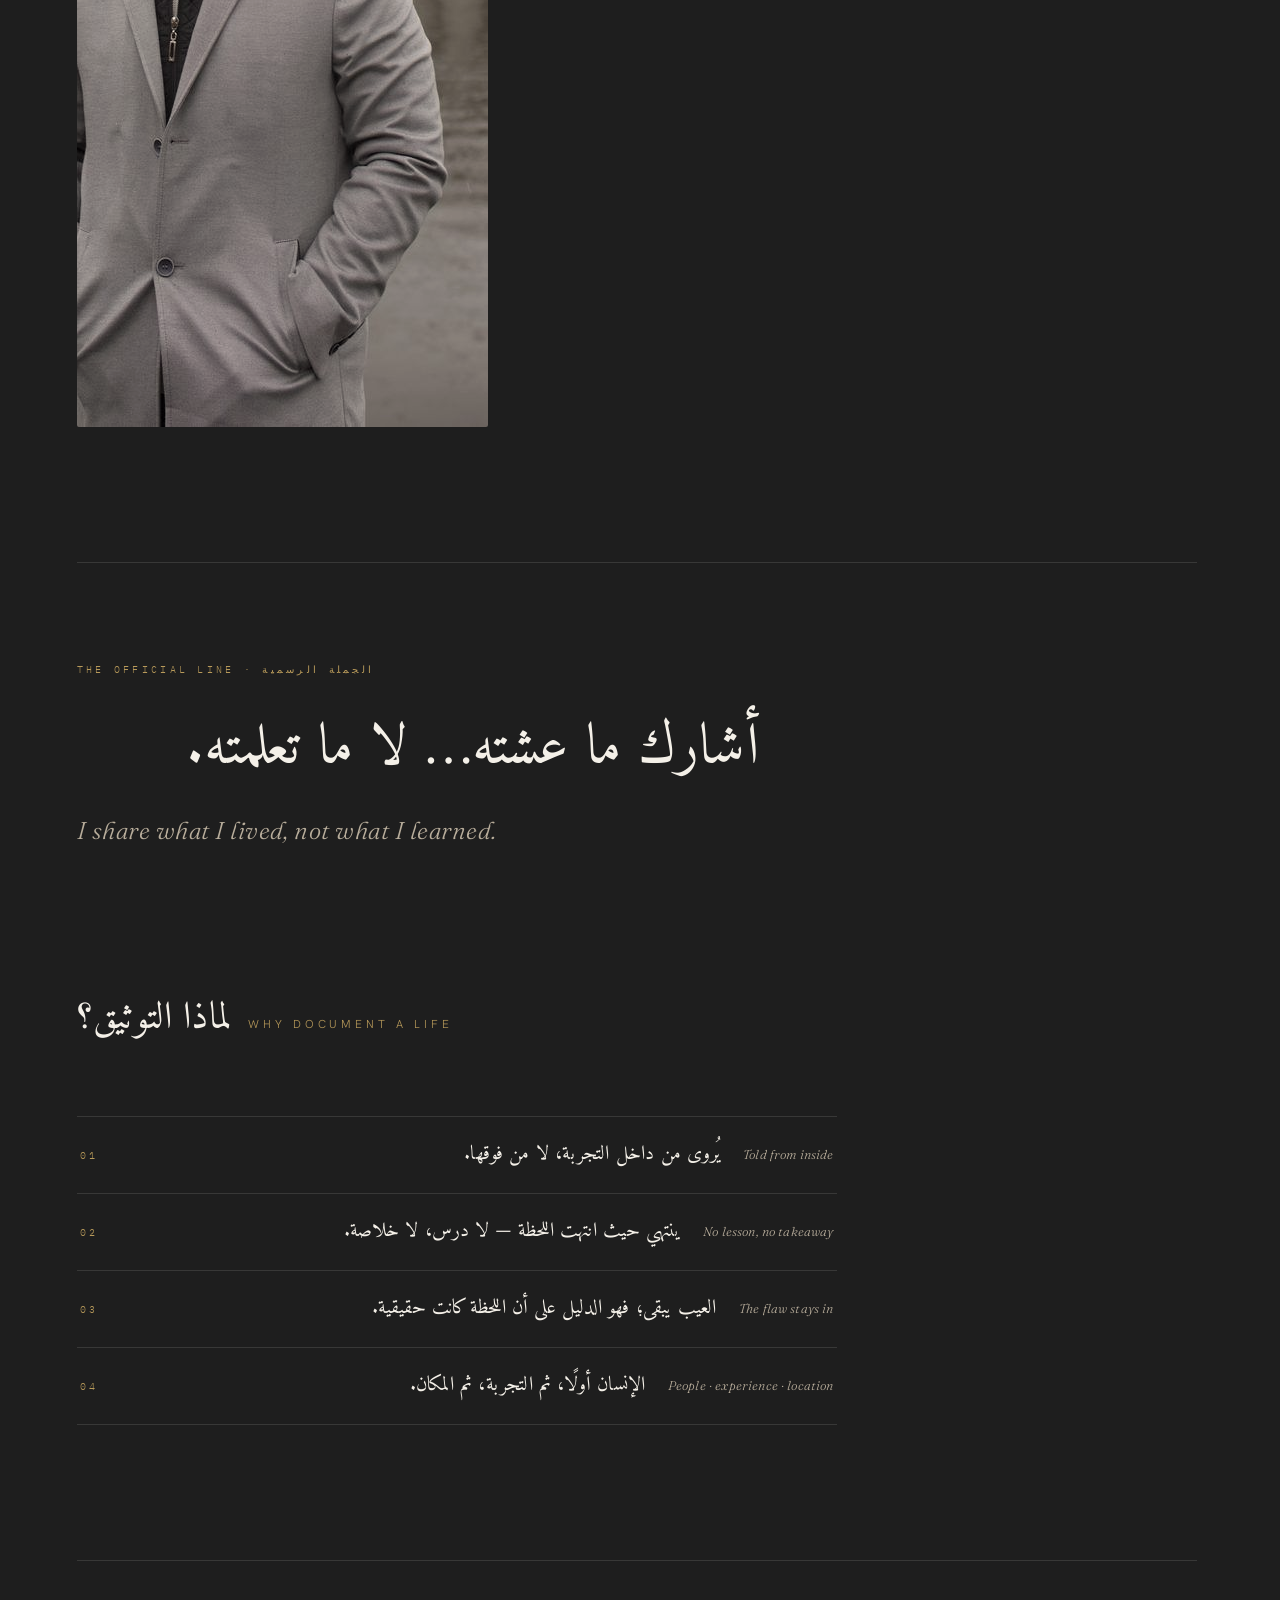
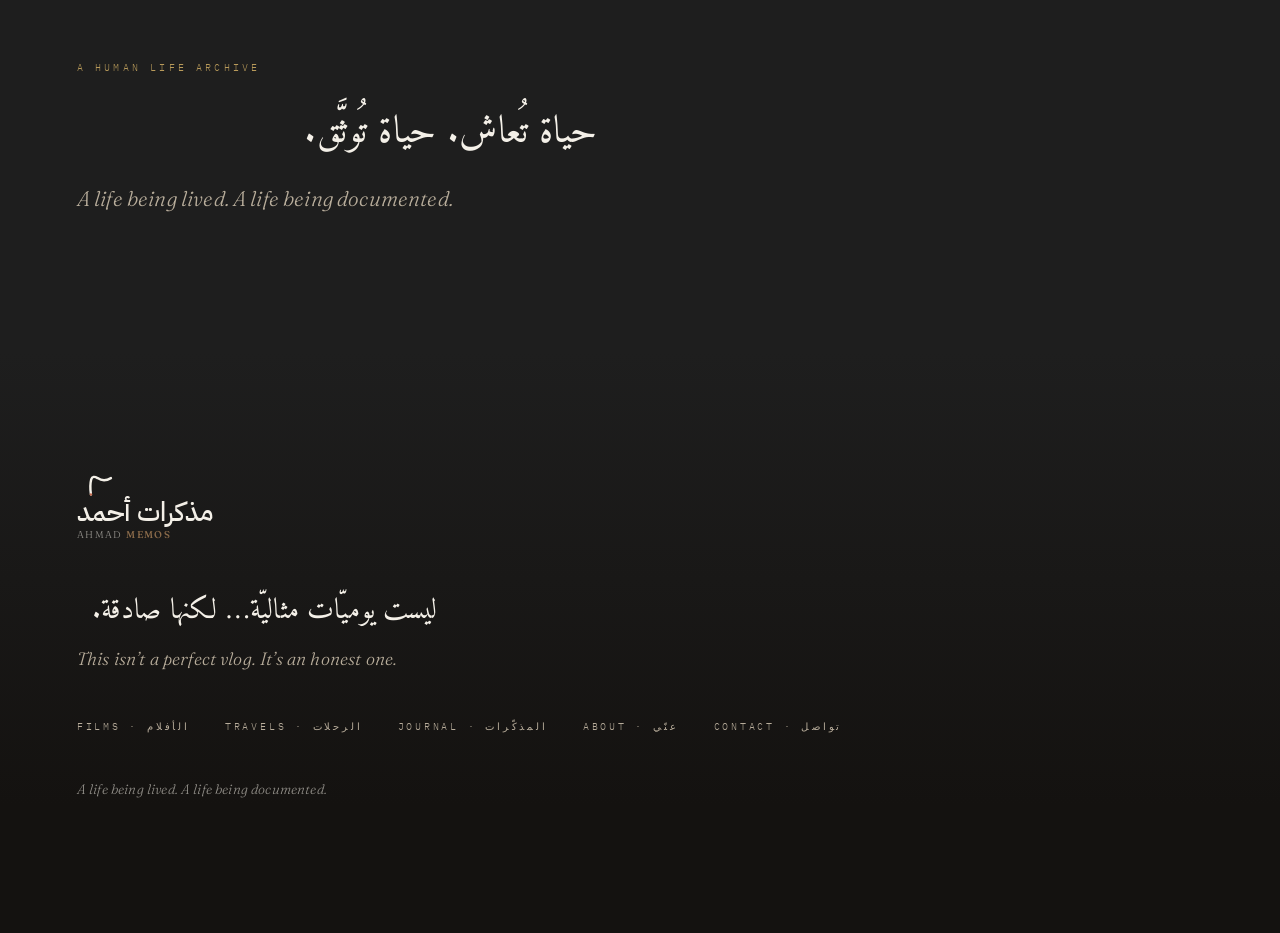
<file: about/index.html>
<!DOCTYPE html>
<html lang="ar" class="no-js">
<head>
<meta charset="UTF-8" />
<meta name="viewport" content="width=device-width, initial-scale=1.0" />
<title>عن مذكرات أحمد | About — Ahmad Memos</title>
<meta name="description" content="About Ahmad Memos, a human life archive by Ahmad Asseiri.">
<meta name="robots" content="index, follow">
<link rel="canonical" href="https://ahmadmemos.com/about/">
<meta name="theme-color" content="#1E1E1E">
<meta property="og:type" content="website">
<meta property="og:site_name" content="مذكرات أحمد | Ahmad Memos">
<meta property="og:title" content="عن مذكرات أحمد | About — Ahmad Memos">
<meta property="og:description" content="About Ahmad Memos, a human life archive by Ahmad Asseiri.">
<meta property="og:url" content="https://ahmadmemos.com/about/">
<meta property="og:image" content="https://ahmadmemos.com/og-image.jpg">
<meta name="twitter:card" content="summary_large_image">
<meta name="twitter:title" content="عن مذكرات أحمد | About — Ahmad Memos">
<meta name="twitter:description" content="About Ahmad Memos, a human life archive by Ahmad Asseiri.">
<meta name="twitter:image" content="https://ahmadmemos.com/og-image.jpg">
<script>document.documentElement.className="js";</script>
<!-- Fallback faces load client-side. Licensed 29LT Zarid Serif & 29LT Bukra take over once placed in ./fonts/ -->
<link rel="icon" type="image/png" sizes="32x32" href="../favicon-32x32.png">
<link rel="icon" type="image/png" sizes="16x16" href="../favicon-16x16.png">
<link rel="apple-touch-icon" sizes="180x180" href="../apple-touch-icon.png">
<link rel="manifest" href="../site.webmanifest">
<link rel="preconnect" href="https://fonts.googleapis.com" />
<link rel="preconnect" href="https://fonts.gstatic.com" crossorigin />
<link href="https://fonts.googleapis.com/css2?family=Amiri:ital,wght@0,400;0,700;1,400&family=Fraunces:ital,opsz,wght@0,9..144,300..600;1,9..144,300..500&family=Hanken+Grotesk:wght@300;400;500;600&family=IBM+Plex+Mono:wght@400;500&family=IBM+Plex+Sans+Arabic:wght@300;400;500;600&display=swap" rel="stylesheet" />
<link rel="stylesheet" href="../assets/site.css">
<!-- Google Analytics 4 -->
<script async src="https://www.googletagmanager.com/gtag/js?id=G-X7SE8VPJG7"></script>
<script>
  window.dataLayer = window.dataLayer || [];
  function gtag(){dataLayer.push(arguments);}
  gtag('js', new Date());
  gtag('config', 'G-X7SE8VPJG7');
</script>
</head>
<body>
<div class="grain" aria-hidden="true"></div>
<nav class="nav" id="nav" aria-label="Primary">
  <a class="logo" href="../index.html" aria-label="مذكرات أحمد — Ahmad Memos">
    <span class="logo__sym" aria-hidden="true"><svg viewBox="0 0 120 90"><path d="M46,84 C43,64 44,46 47,34 C50,24 58,24 68,30 C80,38 95,40 112,30" stroke="currentColor" stroke-width="8" stroke-linecap="round" fill="none"/><circle cx="46" cy="84" r="4" fill="#C2694C"/></svg></span>
    <span class="logo__type">
      <span class="logo__ar" lang="ar" dir="rtl">مذكرات أحمد</span>
      <span class="logo__en">AHMAD <span class="logo__en-b">MEMOS</span></span>
    </span>
  </a>
  <div class="nav__links" aria-label="Site sections">
    <a class="nav__link" href="../films/index.html">Films</a>
    <a class="nav__link" href="../journal/index.html">Journal <span class="nav__pill">Soon</span></a>
    <a class="nav__link" href="../travels/index.html">Travels</a>
    <a class="nav__link" href="../about/index.html">About</a>
    <a class="nav__link" href="../contact/index.html">Contact</a>
  </div>
  <a class="nav__cta" href="../index.html">الرئيسية</a>
</nav>
<main>
<header class="page-hero">
  <div class="page-hero__inner">
    <p class="featured-film__kicker" data-reveal>About · The Philosophy</p>
    <h1 class="featured-film__title" lang="ar" dir="rtl" data-reveal data-delay="1">عن مذكرات أحمد<span class="en">About Ahmad Memos</span></h1>
    <p class="featured-film__desc" data-reveal data-delay="2">
      <span lang="ar" dir="rtl">أرشيف صادق للسفر والتعافي والموسيقى والعمل واللحظات الهادئة التي تغيّر الإنسان.</span><br>A sincere archive of travel, recovery, music, work, and the quiet moments that change a person.
    </p>
  </div>
</header>

<section class="wrap" style="padding-top:0">
  <div class="note__grid">
    <figure class="note__photo" data-reveal style="margin:0">
      <img class="doc-grade" loading="lazy" decoding="async" alt="Ahmad" src="../assets/hero-02.jpg" width="1000" height="1500">
    </figure>
    <div class="note__body">
      <div class="essay">
        <p data-reveal><span class="drop">مذكرات</span> أحمد ليست محاولة لصناعة فلوق مثالي. هي مساحة شخصية لتوثيق الحياة كما تُعاش: السفر، التعافي، الموسيقى، العمل، والتحولات الصغيرة التي تصنع معنى كبيرًا.</p>
        <p class="en" data-reveal>Ahmad Memos is not a perfect vlog. It is a human life archive — lived first, documented second.</p>
      </div>
    </div>
  </div>
</section>

<section class="wrap" style="padding-top:0">
  <div class="jf">
    <p class="jf__kicker" data-reveal>The Official Line · الجملة الرسمية</p>
    <h2 class="jf__line" lang="ar" dir="rtl" data-reveal data-delay="1">
      أشارك ما عشته… لا ما تعلمته.
      <span class="en">I share what I lived, not what I learned.</span>
    </h2>
  </div>
</section>

<section class="wrap" style="padding-top:0">
  <div class="section-label" data-reveal>
    <span class="ar" lang="ar" dir="rtl">لماذا التوثيق؟</span>
    <span class="en">Why document a life</span>
  </div>
  <div class="anatomy">
    <div class="anatomy__row" data-reveal><span class="anatomy__no">01</span><span class="anatomy__ar" lang="ar" dir="rtl">يُروى من داخل التجربة، لا من فوقها.</span><span class="anatomy__en">Told from inside</span></div>
    <div class="anatomy__row" data-reveal><span class="anatomy__no">02</span><span class="anatomy__ar" lang="ar" dir="rtl">ينتهي حيث انتهت اللحظة — لا درس، لا خلاصة.</span><span class="anatomy__en">No lesson, no takeaway</span></div>
    <div class="anatomy__row" data-reveal><span class="anatomy__no">03</span><span class="anatomy__ar" lang="ar" dir="rtl">العيب يبقى؛ فهو الدليل على أن اللحظة كانت حقيقية.</span><span class="anatomy__en">The flaw stays in</span></div>
    <div class="anatomy__row" data-reveal><span class="anatomy__no">04</span><span class="anatomy__ar" lang="ar" dir="rtl">الإنسان أولًا، ثم التجربة، ثم المكان.</span><span class="anatomy__en">People · experience · location</span></div>
  </div>
</section>

<section class="wrap" style="padding-top:0">
  <div class="soon">
    <p class="soon__mark" data-reveal>A Human Life Archive</p>
    <p class="soon__ar" lang="ar" dir="rtl" data-reveal data-delay="1">
      حياة تُعاش. حياة تُوثَّق.
      <span class="soon__en">A life being lived. A life being documented.</span>
    </p>
  </div>
</section>
</main>
<footer class="footer">
  <a class="logo" href="../index.html" data-reveal aria-label="مذكرات أحمد — Ahmad Memos">
    <span class="logo__sym" aria-hidden="true"><svg viewBox="0 0 120 90"><path d="M46,84 C43,64 44,46 47,34 C50,24 58,24 68,30 C80,38 95,40 112,30" stroke="currentColor" stroke-width="8" stroke-linecap="round" fill="none"/><circle cx="46" cy="84" r="4" fill="#C2694C"/></svg></span>
    <span class="logo__type">
      <span class="logo__ar" lang="ar" dir="rtl">مذكرات أحمد</span>
      <span class="logo__en">AHMAD <span class="logo__en-b">MEMOS</span></span>
    </span>
  </a>
  <p class="footer__quote" lang="ar" dir="rtl" data-reveal data-delay="1">
    ليست يوميّات مثاليّة… لكنها صادقة.
    <span class="en">This isn’t a perfect vlog. It’s an honest one.</span>
  </p>
  <nav class="footer__nav" aria-label="Footer" data-reveal data-delay="1">
    <a href="../films/index.html">Films · الأفلام</a>
    <a href="../travels/index.html">Travels · الرحلات</a>
    <a href="../journal/index.html">Journal · المذكّرات</a>
    <a href="../about/index.html">About · عنّي</a>
    <a href="../contact/index.html">Contact · تواصل</a>
  </nav>
  <p class="footer__line" data-reveal data-delay="2">A life being lived. A life being documented.</p>
  <div class="footer__meta" data-reveal data-delay="2">© <span id="year"></span> مذكرات أحمد · Ahmad Memos</div>
</footer>
<script>document.documentElement.className="js";</script>
<script src="../assets/site.js" defer></script>
</body>
</html>
</file>
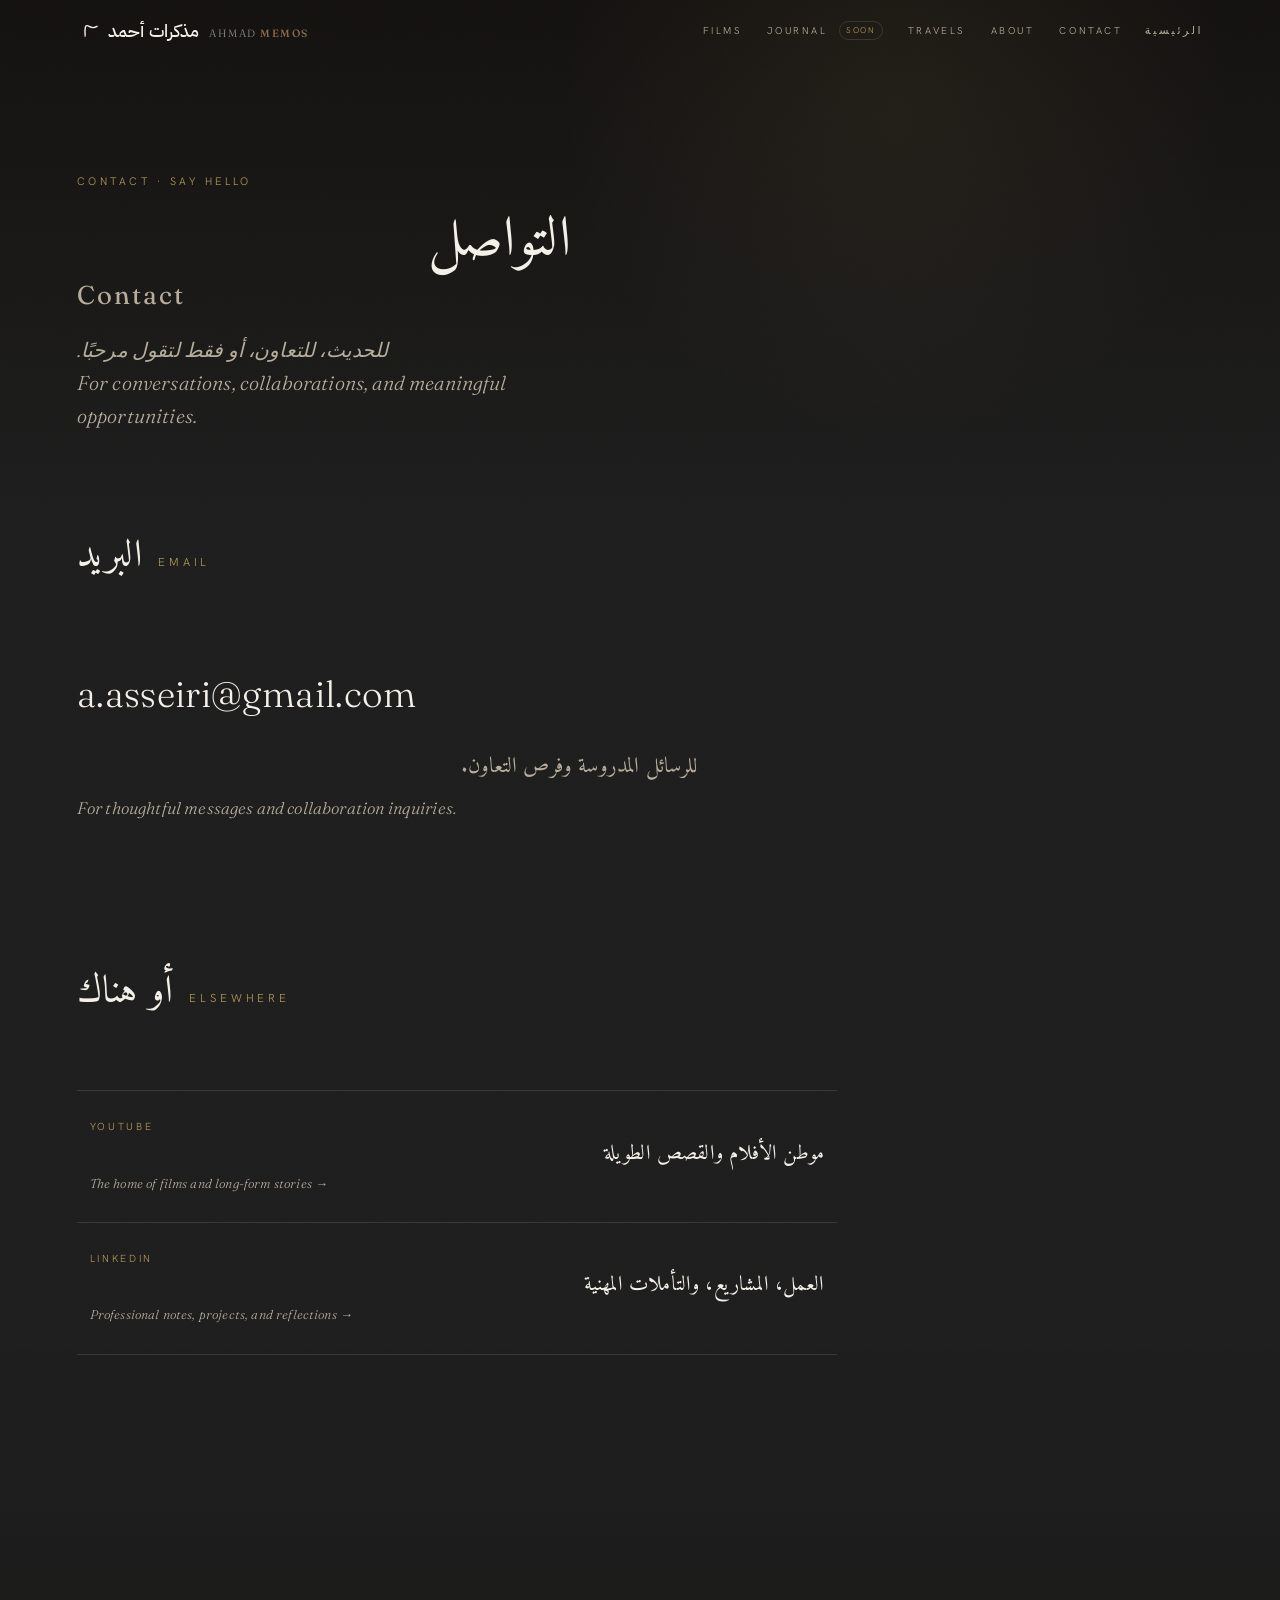
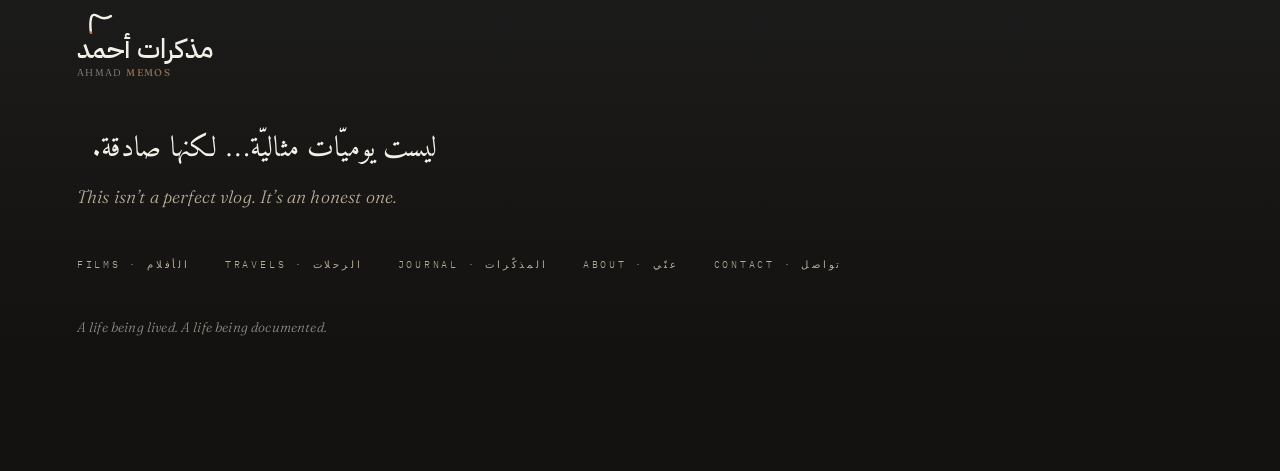
<file: contact/index.html>
<!DOCTYPE html>
<html lang="ar" class="no-js">
<head>
<meta charset="UTF-8" />
<meta name="viewport" content="width=device-width, initial-scale=1.0" />
<title>التواصل | Contact — Ahmad Memos</title>
<meta name="description" content="Contact and social links for Ahmad Memos.">
<meta name="robots" content="index, follow">
<link rel="canonical" href="https://ahmadmemos.com/contact/">
<meta name="theme-color" content="#1E1E1E">
<meta property="og:type" content="website">
<meta property="og:site_name" content="مذكرات أحمد | Ahmad Memos">
<meta property="og:title" content="التواصل | Contact — Ahmad Memos">
<meta property="og:description" content="Contact and social links for Ahmad Memos.">
<meta property="og:url" content="https://ahmadmemos.com/contact/">
<meta property="og:image" content="https://ahmadmemos.com/og-image.jpg">
<meta name="twitter:card" content="summary_large_image">
<meta name="twitter:title" content="التواصل | Contact — Ahmad Memos">
<meta name="twitter:description" content="Contact and social links for Ahmad Memos.">
<meta name="twitter:image" content="https://ahmadmemos.com/og-image.jpg">
<script>document.documentElement.className="js";</script>
<!-- Fallback faces load client-side. Licensed 29LT Zarid Serif & 29LT Bukra take over once placed in ./fonts/ -->
<link rel="icon" type="image/png" sizes="32x32" href="../favicon-32x32.png">
<link rel="icon" type="image/png" sizes="16x16" href="../favicon-16x16.png">
<link rel="apple-touch-icon" sizes="180x180" href="../apple-touch-icon.png">
<link rel="manifest" href="../site.webmanifest">
<link rel="preconnect" href="https://fonts.googleapis.com" />
<link rel="preconnect" href="https://fonts.gstatic.com" crossorigin />
<link href="https://fonts.googleapis.com/css2?family=Amiri:ital,wght@0,400;0,700;1,400&family=Fraunces:ital,opsz,wght@0,9..144,300..600;1,9..144,300..500&family=Hanken+Grotesk:wght@300;400;500;600&family=IBM+Plex+Mono:wght@400;500&family=IBM+Plex+Sans+Arabic:wght@300;400;500;600&display=swap" rel="stylesheet" />
<link rel="stylesheet" href="../assets/site.css">
<!-- Google Analytics 4 -->
<script async src="https://www.googletagmanager.com/gtag/js?id=G-X7SE8VPJG7"></script>
<script>
  window.dataLayer = window.dataLayer || [];
  function gtag(){dataLayer.push(arguments);}
  gtag('js', new Date());
  gtag('config', 'G-X7SE8VPJG7');
</script>
</head>
<body>
<div class="grain" aria-hidden="true"></div>
<nav class="nav" id="nav" aria-label="Primary">
  <a class="logo" href="../index.html" aria-label="مذكرات أحمد — Ahmad Memos">
    <span class="logo__sym" aria-hidden="true"><svg viewBox="0 0 120 90"><path d="M46,84 C43,64 44,46 47,34 C50,24 58,24 68,30 C80,38 95,40 112,30" stroke="currentColor" stroke-width="8" stroke-linecap="round" fill="none"/><circle cx="46" cy="84" r="4" fill="#C2694C"/></svg></span>
    <span class="logo__type">
      <span class="logo__ar" lang="ar" dir="rtl">مذكرات أحمد</span>
      <span class="logo__en">AHMAD <span class="logo__en-b">MEMOS</span></span>
    </span>
  </a>
  <div class="nav__links" aria-label="Site sections">
    <a class="nav__link" href="../films/index.html">Films</a>
    <a class="nav__link" href="../journal/index.html">Journal <span class="nav__pill">Soon</span></a>
    <a class="nav__link" href="../travels/index.html">Travels</a>
    <a class="nav__link" href="../about/index.html">About</a>
    <a class="nav__link" href="../contact/index.html">Contact</a>
  </div>
  <a class="nav__cta" href="../index.html">الرئيسية</a>
</nav>
<main>
<header class="page-hero">
  <div class="page-hero__inner">
    <p class="featured-film__kicker" data-reveal>Contact · Say Hello</p>
    <h1 class="featured-film__title" lang="ar" dir="rtl" data-reveal data-delay="1">التواصل<span class="en">Contact</span></h1>
    <p class="featured-film__desc" data-reveal data-delay="2">
      <span lang="ar" dir="rtl">للحديث، للتعاون، أو فقط لتقول مرحبًا.</span><br>For conversations, collaborations, and meaningful opportunities.
    </p>
  </div>
</header>

<section class="wrap" style="padding-top:0">
  <div class="contact">
    <div class="section-label" data-reveal>
      <span class="ar" lang="ar" dir="rtl">البريد</span>
      <span class="en">Email</span>
    </div>
    <a class="contact__value" data-reveal data-delay="1" href="mailto:a.asseiri@gmail.com">a.asseiri@gmail.com</a>
    <p class="contact__note" lang="ar" dir="rtl" data-reveal data-delay="1">
      للرسائل المدروسة وفرص التعاون.
      <span class="en">For thoughtful messages and collaboration inquiries.</span>
    </p>
  </div>
</section>

<section class="wrap" style="padding-top:0">
  <div class="start" style="max-width:760px">
    <div class="section-label" data-reveal>
      <span class="ar" lang="ar" dir="rtl">أو هناك</span>
      <span class="en">Elsewhere</span>
    </div>
    <div>
      <a class="link-row" data-reveal href="https://youtube.com/@a7mad_3s" target="_blank" rel="noopener noreferrer">
        <span class="link-row__text">
          <span class="link-row__plat">YouTube</span>
          <span class="link-row__ar" lang="ar" dir="rtl">موطن الأفلام والقصص الطويلة</span>
          <span class="link-row__en">The home of films and long-form stories →</span>
        </span>
      </a>
      <a class="link-row" data-reveal href="https://linkedin.com/in/ahmad-asseiri-918979b4" target="_blank" rel="noopener noreferrer">
        <span class="link-row__text">
          <span class="link-row__plat">LinkedIn</span>
          <span class="link-row__ar" lang="ar" dir="rtl">العمل، المشاريع، والتأملات المهنية</span>
          <span class="link-row__en">Professional notes, projects, and reflections →</span>
        </span>
      </a>
    </div>
  </div>
</section>
</main>
<footer class="footer">
  <a class="logo" href="../index.html" data-reveal aria-label="مذكرات أحمد — Ahmad Memos">
    <span class="logo__sym" aria-hidden="true"><svg viewBox="0 0 120 90"><path d="M46,84 C43,64 44,46 47,34 C50,24 58,24 68,30 C80,38 95,40 112,30" stroke="currentColor" stroke-width="8" stroke-linecap="round" fill="none"/><circle cx="46" cy="84" r="4" fill="#C2694C"/></svg></span>
    <span class="logo__type">
      <span class="logo__ar" lang="ar" dir="rtl">مذكرات أحمد</span>
      <span class="logo__en">AHMAD <span class="logo__en-b">MEMOS</span></span>
    </span>
  </a>
  <p class="footer__quote" lang="ar" dir="rtl" data-reveal data-delay="1">
    ليست يوميّات مثاليّة… لكنها صادقة.
    <span class="en">This isn’t a perfect vlog. It’s an honest one.</span>
  </p>
  <nav class="footer__nav" aria-label="Footer" data-reveal data-delay="1">
    <a href="../films/index.html">Films · الأفلام</a>
    <a href="../travels/index.html">Travels · الرحلات</a>
    <a href="../journal/index.html">Journal · المذكّرات</a>
    <a href="../about/index.html">About · عنّي</a>
    <a href="../contact/index.html">Contact · تواصل</a>
  </nav>
  <p class="footer__line" data-reveal data-delay="2">A life being lived. A life being documented.</p>
  <div class="footer__meta" data-reveal data-delay="2">© <span id="year"></span> مذكرات أحمد · Ahmad Memos</div>
</footer>
<script>document.documentElement.className="js";</script>
<script src="../assets/site.js" defer></script>
</body>
</html>
</file>
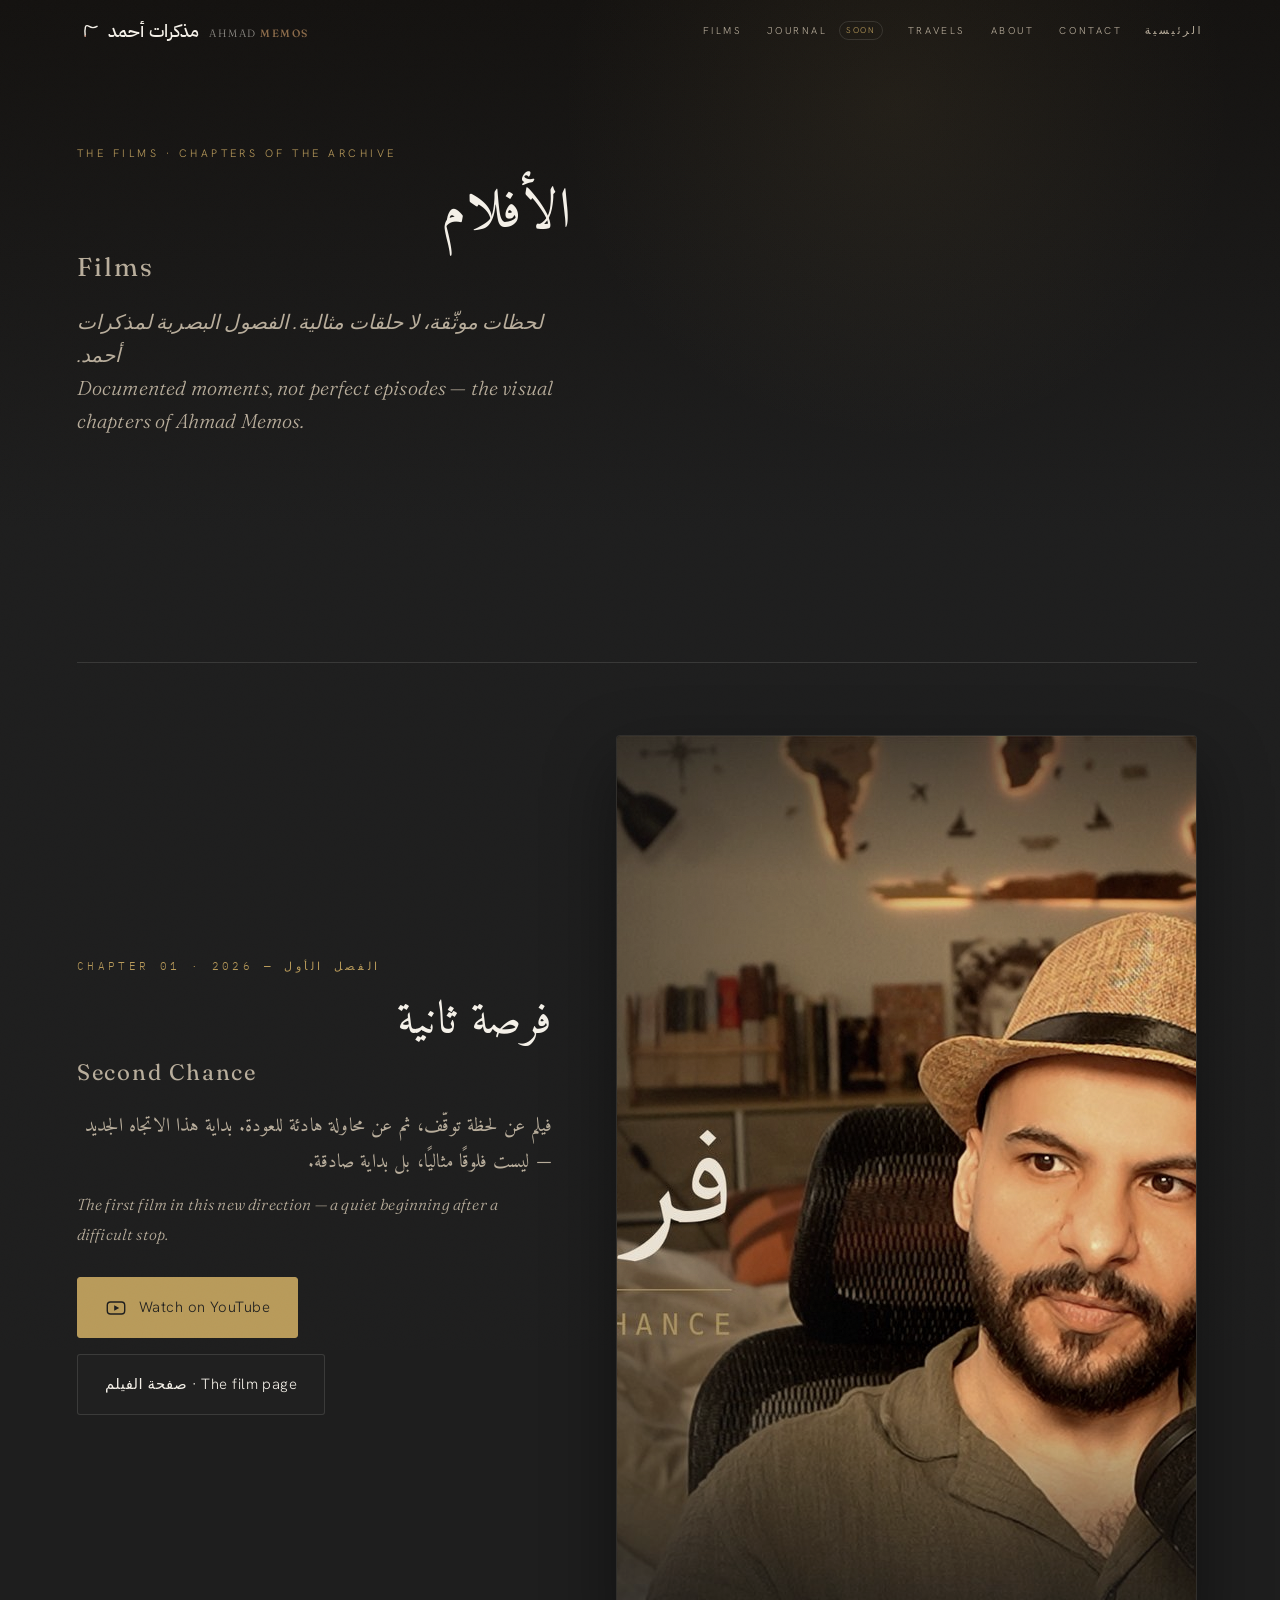
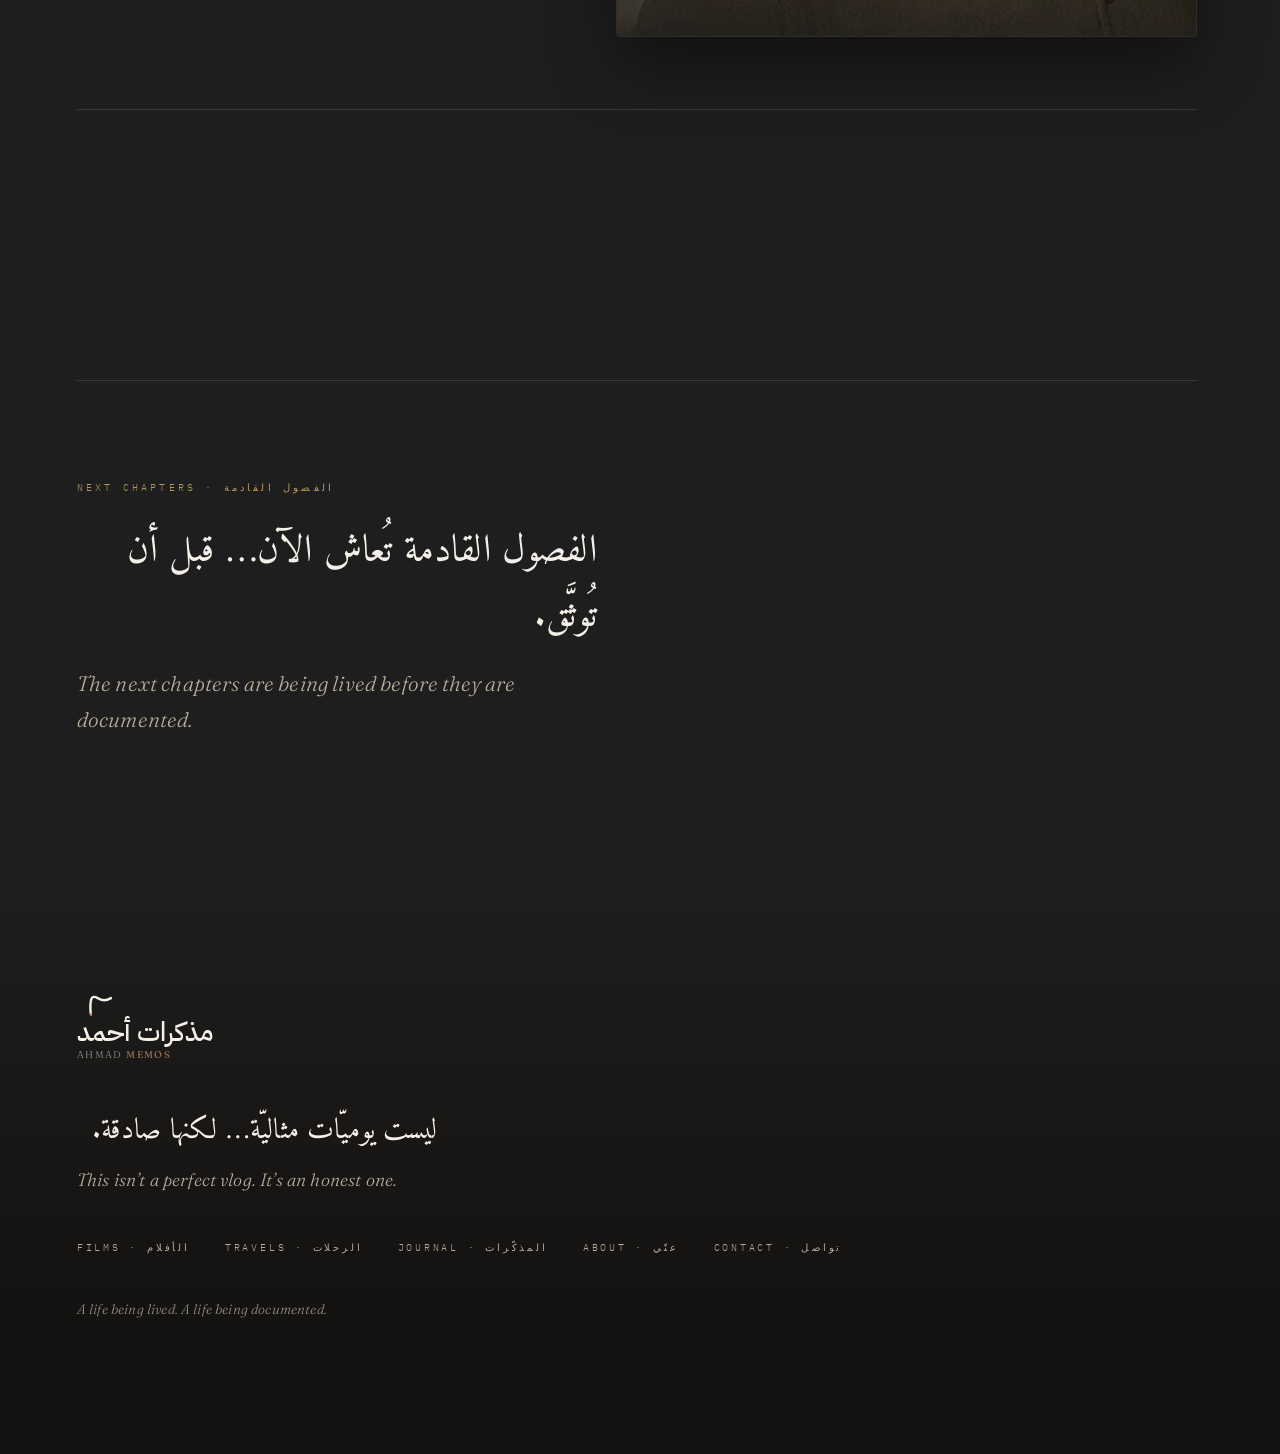
<file: films/index.html>
<!DOCTYPE html>
<html lang="ar" class="no-js">
<head>
<meta charset="UTF-8" />
<meta name="viewport" content="width=device-width, initial-scale=1.0" />
<title>الأفلام | Films — Ahmad Memos</title>
<meta name="description" content="Films and documentary chapters from Ahmad Memos.">
<meta name="robots" content="index, follow">
<link rel="canonical" href="https://ahmadmemos.com/films/">
<meta name="theme-color" content="#1E1E1E">
<meta property="og:type" content="website">
<meta property="og:site_name" content="مذكرات أحمد | Ahmad Memos">
<meta property="og:title" content="الأفلام | Films — Ahmad Memos">
<meta property="og:description" content="Films and documentary chapters from Ahmad Memos.">
<meta property="og:url" content="https://ahmadmemos.com/films/">
<meta property="og:image" content="https://ahmadmemos.com/og-image.jpg">
<meta name="twitter:card" content="summary_large_image">
<meta name="twitter:title" content="الأفلام | Films — Ahmad Memos">
<meta name="twitter:description" content="Films and documentary chapters from Ahmad Memos.">
<meta name="twitter:image" content="https://ahmadmemos.com/og-image.jpg">
<script>document.documentElement.className="js";</script>
<!-- Fallback faces load client-side. Licensed 29LT Zarid Serif & 29LT Bukra take over once placed in ./fonts/ -->
<link rel="icon" type="image/png" sizes="32x32" href="../favicon-32x32.png">
<link rel="icon" type="image/png" sizes="16x16" href="../favicon-16x16.png">
<link rel="apple-touch-icon" sizes="180x180" href="../apple-touch-icon.png">
<link rel="manifest" href="../site.webmanifest">
<link rel="preconnect" href="https://fonts.googleapis.com" />
<link rel="preconnect" href="https://fonts.gstatic.com" crossorigin />
<link href="https://fonts.googleapis.com/css2?family=Amiri:ital,wght@0,400;0,700;1,400&family=Fraunces:ital,opsz,wght@0,9..144,300..600;1,9..144,300..500&family=Hanken+Grotesk:wght@300;400;500;600&family=IBM+Plex+Mono:wght@400;500&family=IBM+Plex+Sans+Arabic:wght@300;400;500;600&display=swap" rel="stylesheet" />
<link rel="stylesheet" href="../assets/site.css">
<!-- Google Analytics 4 -->
<script async src="https://www.googletagmanager.com/gtag/js?id=G-X7SE8VPJG7"></script>
<script>
  window.dataLayer = window.dataLayer || [];
  function gtag(){dataLayer.push(arguments);}
  gtag('js', new Date());
  gtag('config', 'G-X7SE8VPJG7');
</script>
</head>
<body>
<div class="grain" aria-hidden="true"></div>
<nav class="nav" id="nav" aria-label="Primary">
  <a class="logo" href="../index.html" aria-label="مذكرات أحمد — Ahmad Memos">
    <span class="logo__sym" aria-hidden="true"><svg viewBox="0 0 120 90"><path d="M46,84 C43,64 44,46 47,34 C50,24 58,24 68,30 C80,38 95,40 112,30" stroke="currentColor" stroke-width="8" stroke-linecap="round" fill="none"/><circle cx="46" cy="84" r="4" fill="#C2694C"/></svg></span>
    <span class="logo__type">
      <span class="logo__ar" lang="ar" dir="rtl">مذكرات أحمد</span>
      <span class="logo__en">AHMAD <span class="logo__en-b">MEMOS</span></span>
    </span>
  </a>
  <div class="nav__links" aria-label="Site sections">
    <a class="nav__link" href="../films/index.html">Films</a>
    <a class="nav__link" href="../journal/index.html">Journal <span class="nav__pill">Soon</span></a>
    <a class="nav__link" href="../travels/index.html">Travels</a>
    <a class="nav__link" href="../about/index.html">About</a>
    <a class="nav__link" href="../contact/index.html">Contact</a>
  </div>
  <a class="nav__cta" href="../index.html">الرئيسية</a>
</nav>
<main>
<header class="page-hero">
  <div class="page-hero__inner">
    <p class="featured-film__kicker" data-reveal>The Films · Chapters of the Archive</p>
    <h1 class="featured-film__title" lang="ar" dir="rtl" data-reveal data-delay="1">الأفلام<span class="en">Films</span></h1>
    <p class="featured-film__desc" data-reveal data-delay="2">
      <span lang="ar" dir="rtl">لحظات موثّقة، لا حلقات مثالية. الفصول البصرية لمذكرات أحمد.</span><br>Documented moments, not perfect episodes — the visual chapters of Ahmad Memos.
    </p>
  </div>
</header>

<section class="wrap">
  <div class="chapters">
    <article class="chapter">
      <div class="chapter__copy" data-reveal>
        <p class="chapter__no">Chapter 01 · الفصل الأول — 2026</p>
        <h2 class="chapter__title" lang="ar" dir="rtl">فرصة ثانية<span class="en">Second Chance</span></h2>
        <p class="chapter__desc">
          فيلم عن لحظة توقّف، ثم عن محاولة هادئة للعودة. بداية هذا الاتجاه الجديد — ليست فلوقًا مثاليًا، بل بداية صادقة.
          <span class="en">The first film in this new direction — a quiet beginning after a difficult stop.</span>
        </p>
        <div class="chapter__actions">
          <a class="btn btn--primary" href="https://youtu.be/qwVO4BgN4NU" target="_blank" rel="noopener noreferrer"><span class="btn__yt" aria-hidden="true"><svg viewBox="0 0 24 24" fill="none"><rect x="2.5" y="5.5" width="19" height="13" rx="3.5" stroke="currentColor" stroke-width="1.5"/><path d="M10 9 L15.5 12 L10 15 Z" fill="currentColor"/></svg></span>Watch on YouTube</a>
          <a class="btn btn--ghost" href="../films/second-chance/index.html">صفحة الفيلم · The film page</a>
        </div>
      </div>
      <a class="chapter__art" href="../films/second-chance/index.html" data-reveal data-delay="1" aria-label="فرصة ثانية — Second Chance">
        <img class="doc-grade" src="../second-chance-thumb-2560.jpg" alt="فرصة ثانية — Second Chance" loading="lazy" decoding="async" width="1600" height="900">
      </a>
    </article>
  </div>
</section>

<section class="wrap">
  <div class="soon">
    <p class="soon__mark" data-reveal>Next Chapters · الفصول القادمة</p>
    <p class="soon__ar" lang="ar" dir="rtl" data-reveal data-delay="1">
      الفصول القادمة تُعاش الآن… قبل أن تُوثَّق.
      <span class="soon__en">The next chapters are being lived before they are documented.</span>
    </p>
  </div>
</section>
</main>
<footer class="footer">
  <a class="logo" href="../index.html" data-reveal aria-label="مذكرات أحمد — Ahmad Memos">
    <span class="logo__sym" aria-hidden="true"><svg viewBox="0 0 120 90"><path d="M46,84 C43,64 44,46 47,34 C50,24 58,24 68,30 C80,38 95,40 112,30" stroke="currentColor" stroke-width="8" stroke-linecap="round" fill="none"/><circle cx="46" cy="84" r="4" fill="#C2694C"/></svg></span>
    <span class="logo__type">
      <span class="logo__ar" lang="ar" dir="rtl">مذكرات أحمد</span>
      <span class="logo__en">AHMAD <span class="logo__en-b">MEMOS</span></span>
    </span>
  </a>
  <p class="footer__quote" lang="ar" dir="rtl" data-reveal data-delay="1">
    ليست يوميّات مثاليّة… لكنها صادقة.
    <span class="en">This isn’t a perfect vlog. It’s an honest one.</span>
  </p>
  <nav class="footer__nav" aria-label="Footer" data-reveal data-delay="1">
    <a href="../films/index.html">Films · الأفلام</a>
    <a href="../travels/index.html">Travels · الرحلات</a>
    <a href="../journal/index.html">Journal · المذكّرات</a>
    <a href="../about/index.html">About · عنّي</a>
    <a href="../contact/index.html">Contact · تواصل</a>
  </nav>
  <p class="footer__line" data-reveal data-delay="2">A life being lived. A life being documented.</p>
  <div class="footer__meta" data-reveal data-delay="2">© <span id="year"></span> مذكرات أحمد · Ahmad Memos</div>
</footer>
<script>document.documentElement.className="js";</script>
<script src="../assets/site.js" defer></script>
</body>
</html>
</file>
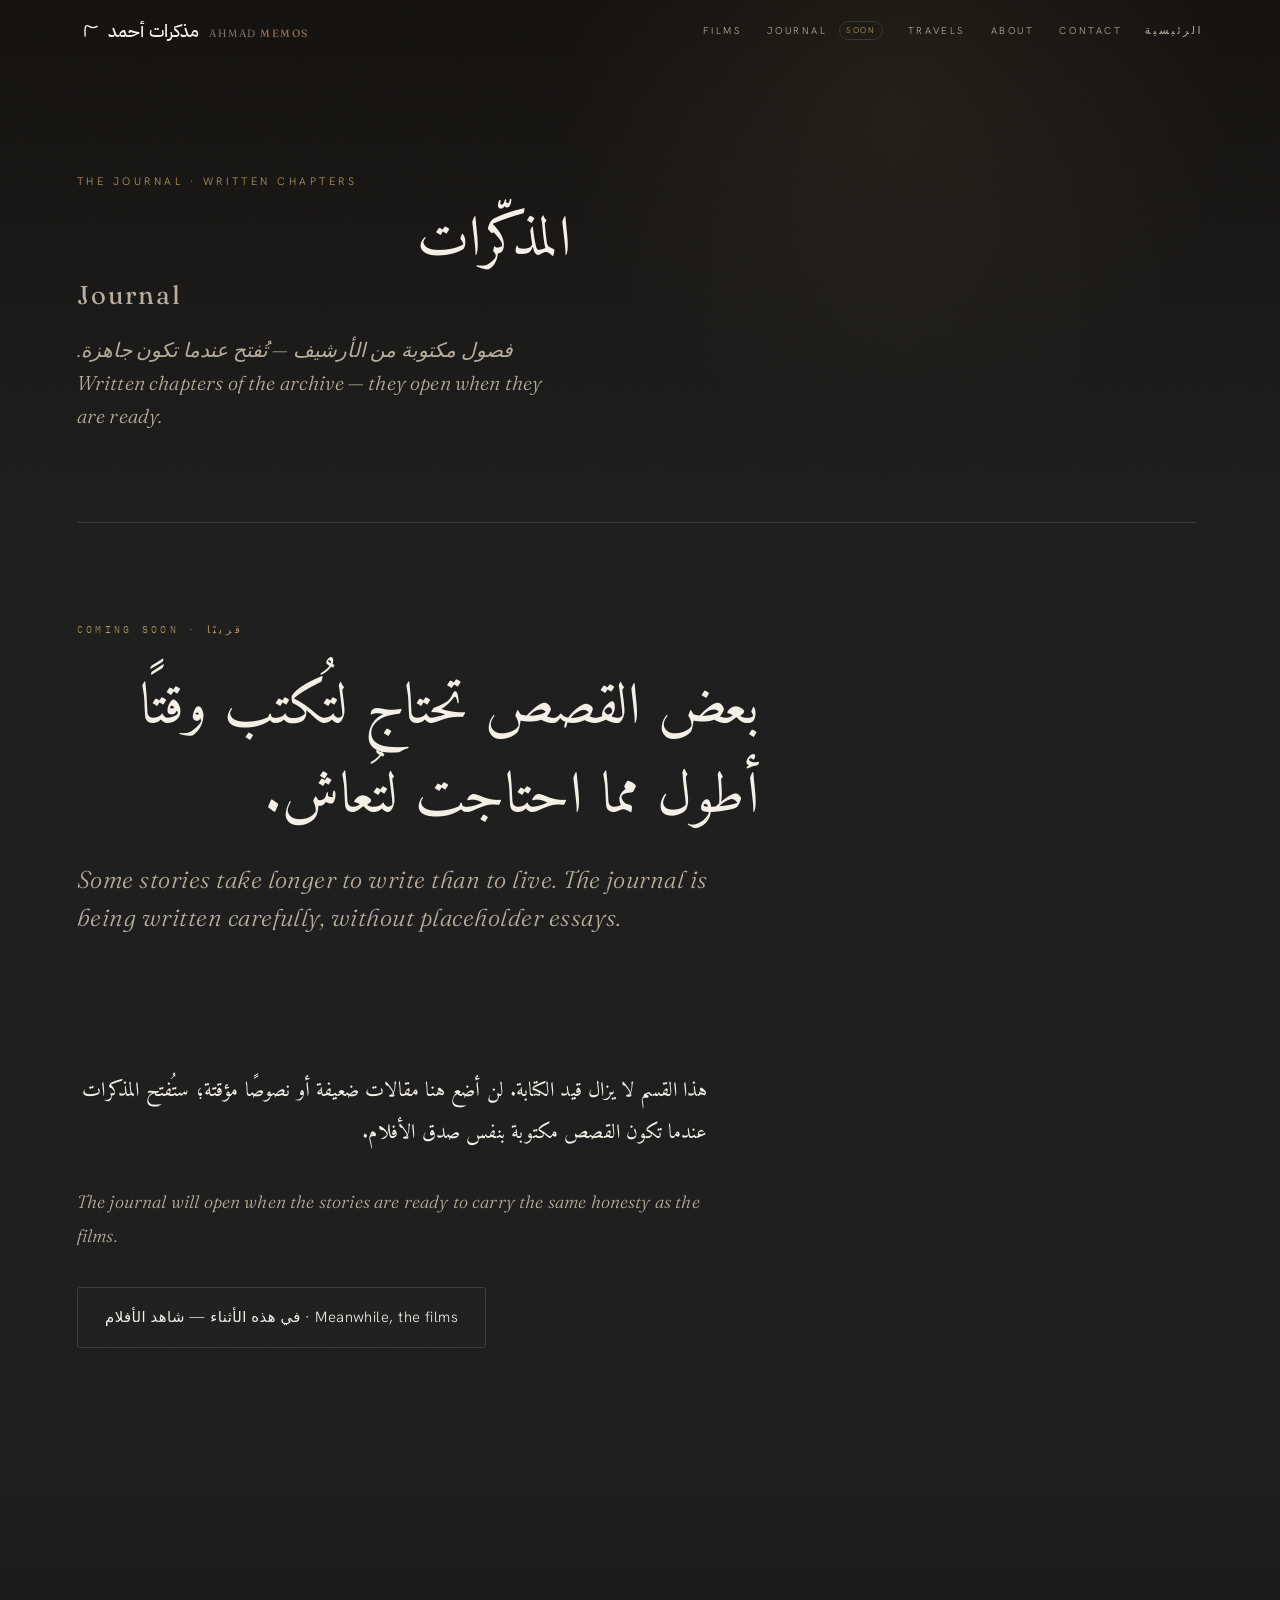
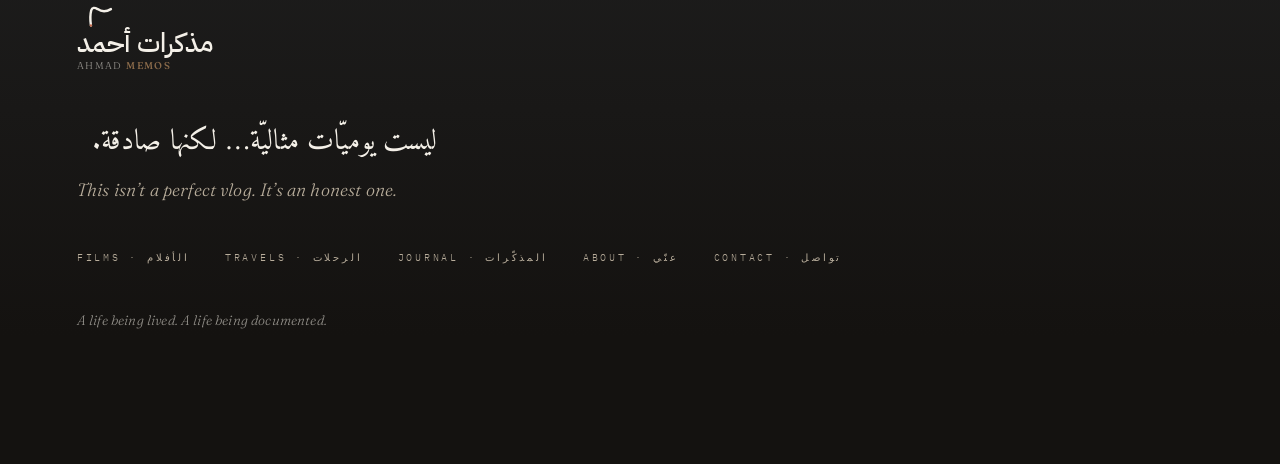
<file: journal/index.html>
<!DOCTYPE html>
<html lang="ar" class="no-js">
<head>
<meta charset="UTF-8" />
<meta name="viewport" content="width=device-width, initial-scale=1.0" />
<title>المذكرات قريبًا | Journal Coming Soon — Ahmad Memos</title>
<meta name="description" content="The Ahmad Memos journal is being written carefully and will open soon.">
<meta name="robots" content="index, follow">
<link rel="canonical" href="https://ahmadmemos.com/journal/">
<meta name="theme-color" content="#1E1E1E">
<meta property="og:type" content="website">
<meta property="og:site_name" content="مذكرات أحمد | Ahmad Memos">
<meta property="og:title" content="المذكرات قريبًا | Journal Coming Soon — Ahmad Memos">
<meta property="og:description" content="The Ahmad Memos journal is being written carefully and will open soon.">
<meta property="og:url" content="https://ahmadmemos.com/journal/">
<meta property="og:image" content="https://ahmadmemos.com/og-image.jpg">
<meta name="twitter:card" content="summary_large_image">
<meta name="twitter:title" content="المذكرات قريبًا | Journal Coming Soon — Ahmad Memos">
<meta name="twitter:description" content="The Ahmad Memos journal is being written carefully and will open soon.">
<meta name="twitter:image" content="https://ahmadmemos.com/og-image.jpg">
<script>document.documentElement.className="js";</script>
<!-- Fallback faces load client-side. Licensed 29LT Zarid Serif & 29LT Bukra take over once placed in ./fonts/ -->
<link rel="icon" type="image/png" sizes="32x32" href="../favicon-32x32.png">
<link rel="icon" type="image/png" sizes="16x16" href="../favicon-16x16.png">
<link rel="apple-touch-icon" sizes="180x180" href="../apple-touch-icon.png">
<link rel="manifest" href="../site.webmanifest">
<link rel="preconnect" href="https://fonts.googleapis.com" />
<link rel="preconnect" href="https://fonts.gstatic.com" crossorigin />
<link href="https://fonts.googleapis.com/css2?family=Amiri:ital,wght@0,400;0,700;1,400&family=Fraunces:ital,opsz,wght@0,9..144,300..600;1,9..144,300..500&family=Hanken+Grotesk:wght@300;400;500;600&family=IBM+Plex+Mono:wght@400;500&family=IBM+Plex+Sans+Arabic:wght@300;400;500;600&display=swap" rel="stylesheet" />
<link rel="stylesheet" href="../assets/site.css">
<!-- Google Analytics 4 -->
<script async src="https://www.googletagmanager.com/gtag/js?id=G-X7SE8VPJG7"></script>
<script>
  window.dataLayer = window.dataLayer || [];
  function gtag(){dataLayer.push(arguments);}
  gtag('js', new Date());
  gtag('config', 'G-X7SE8VPJG7');
</script>
</head>
<body>
<div class="grain" aria-hidden="true"></div>
<nav class="nav" id="nav" aria-label="Primary">
  <a class="logo" href="../index.html" aria-label="مذكرات أحمد — Ahmad Memos">
    <span class="logo__sym" aria-hidden="true"><svg viewBox="0 0 120 90"><path d="M46,84 C43,64 44,46 47,34 C50,24 58,24 68,30 C80,38 95,40 112,30" stroke="currentColor" stroke-width="8" stroke-linecap="round" fill="none"/><circle cx="46" cy="84" r="4" fill="#C2694C"/></svg></span>
    <span class="logo__type">
      <span class="logo__ar" lang="ar" dir="rtl">مذكرات أحمد</span>
      <span class="logo__en">AHMAD <span class="logo__en-b">MEMOS</span></span>
    </span>
  </a>
  <div class="nav__links" aria-label="Site sections">
    <a class="nav__link" href="../films/index.html">Films</a>
    <a class="nav__link" href="../journal/index.html">Journal <span class="nav__pill">Soon</span></a>
    <a class="nav__link" href="../travels/index.html">Travels</a>
    <a class="nav__link" href="../about/index.html">About</a>
    <a class="nav__link" href="../contact/index.html">Contact</a>
  </div>
  <a class="nav__cta" href="../index.html">الرئيسية</a>
</nav>
<main>
<header class="page-hero">
  <div class="page-hero__inner">
    <p class="featured-film__kicker" data-reveal>The Journal · Written Chapters</p>
    <h1 class="featured-film__title" lang="ar" dir="rtl" data-reveal data-delay="1">المذكّرات<span class="en">Journal</span></h1>
    <p class="featured-film__desc" data-reveal data-delay="2">
      <span lang="ar" dir="rtl">فصول مكتوبة من الأرشيف — تُفتح عندما تكون جاهزة.</span><br>Written chapters of the archive — they open when they are ready.
    </p>
  </div>
</header>

<section class="wrap" style="padding-top:0">
  <div class="jf">
    <p class="jf__kicker" data-reveal>Coming Soon · قريبًا</p>
    <h2 class="jf__line" lang="ar" dir="rtl" data-reveal data-delay="1">
      بعض القصص تحتاج لتُكتب وقتًا أطول مما احتاجت لتُعاش.
      <span class="en">Some stories take longer to write than to live. The journal is being written carefully, without placeholder essays.</span>
    </h2>
  </div>
</section>

<section class="wrap" style="padding-top:0">
  <div class="essay">
    <p data-reveal>هذا القسم لا يزال قيد الكتابة. لن أضع هنا مقالات ضعيفة أو نصوصًا مؤقتة؛ ستُفتح المذكرات عندما تكون القصص مكتوبة بنفس صدق الأفلام.</p>
    <p class="en" data-reveal>The journal will open when the stories are ready to carry the same honesty as the films.</p>
  </div>
  <div class="jf__foot" data-reveal>
    <a class="btn btn--ghost" href="../films/index.html">في هذه الأثناء — شاهد الأفلام · Meanwhile, the films</a>
  </div>
</section>
</main>
<footer class="footer">
  <a class="logo" href="../index.html" data-reveal aria-label="مذكرات أحمد — Ahmad Memos">
    <span class="logo__sym" aria-hidden="true"><svg viewBox="0 0 120 90"><path d="M46,84 C43,64 44,46 47,34 C50,24 58,24 68,30 C80,38 95,40 112,30" stroke="currentColor" stroke-width="8" stroke-linecap="round" fill="none"/><circle cx="46" cy="84" r="4" fill="#C2694C"/></svg></span>
    <span class="logo__type">
      <span class="logo__ar" lang="ar" dir="rtl">مذكرات أحمد</span>
      <span class="logo__en">AHMAD <span class="logo__en-b">MEMOS</span></span>
    </span>
  </a>
  <p class="footer__quote" lang="ar" dir="rtl" data-reveal data-delay="1">
    ليست يوميّات مثاليّة… لكنها صادقة.
    <span class="en">This isn’t a perfect vlog. It’s an honest one.</span>
  </p>
  <nav class="footer__nav" aria-label="Footer" data-reveal data-delay="1">
    <a href="../films/index.html">Films · الأفلام</a>
    <a href="../travels/index.html">Travels · الرحلات</a>
    <a href="../journal/index.html">Journal · المذكّرات</a>
    <a href="../about/index.html">About · عنّي</a>
    <a href="../contact/index.html">Contact · تواصل</a>
  </nav>
  <p class="footer__line" data-reveal data-delay="2">A life being lived. A life being documented.</p>
  <div class="footer__meta" data-reveal data-delay="2">© <span id="year"></span> مذكرات أحمد · Ahmad Memos</div>
</footer>
<script>document.documentElement.className="js";</script>
<script src="../assets/site.js" defer></script>
</body>
</html>
</file>
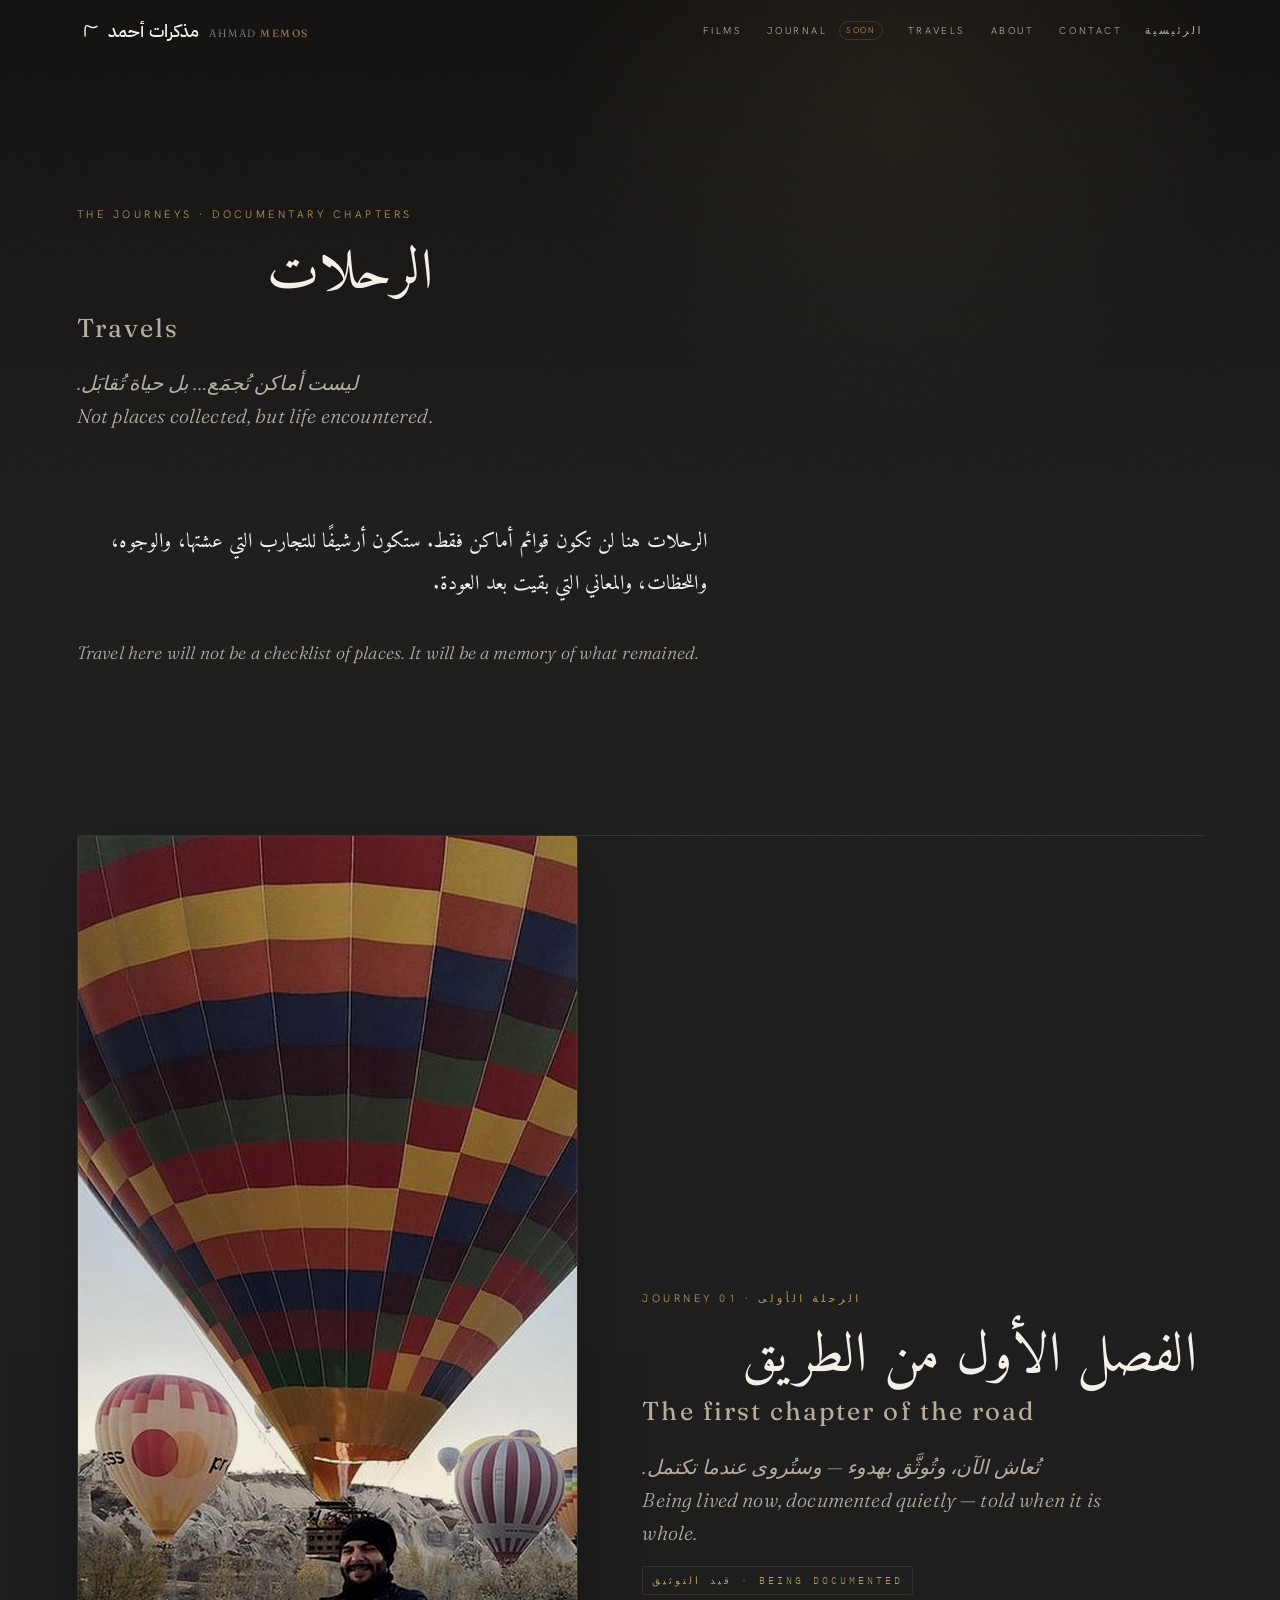
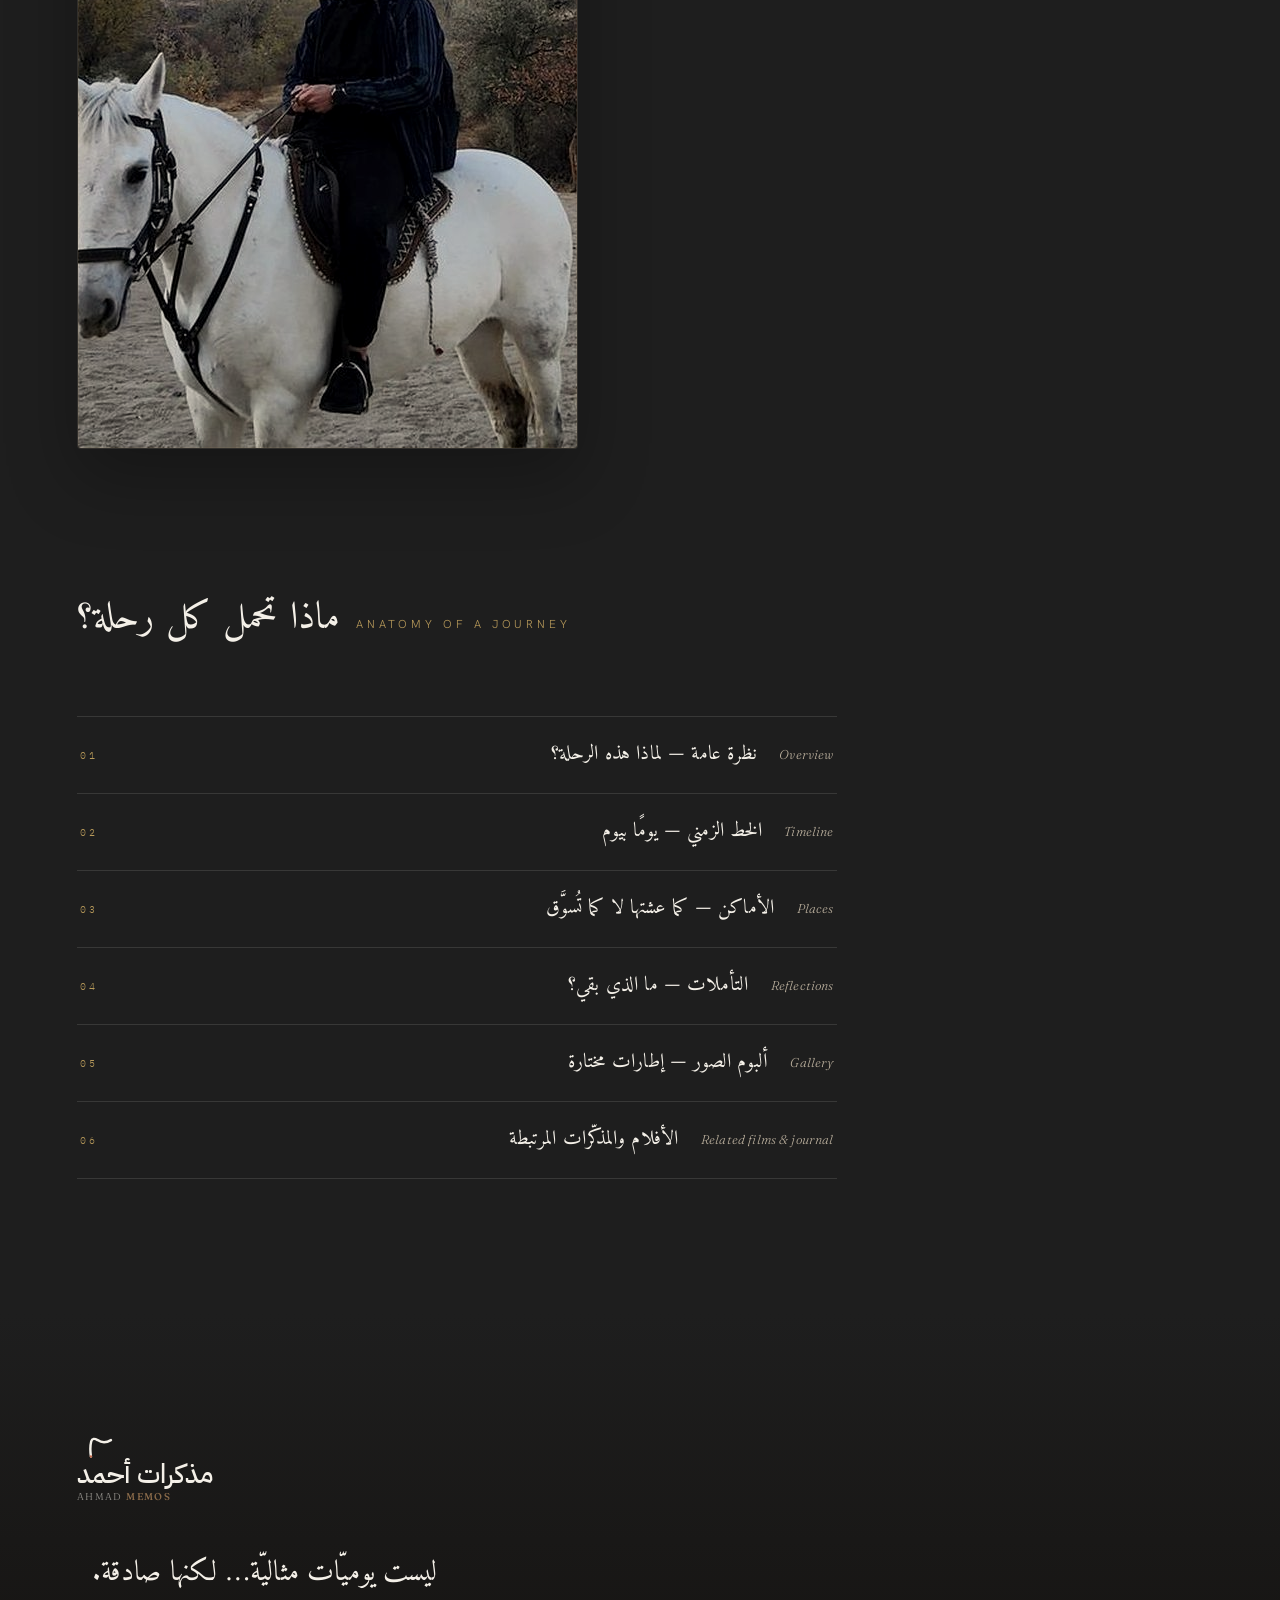
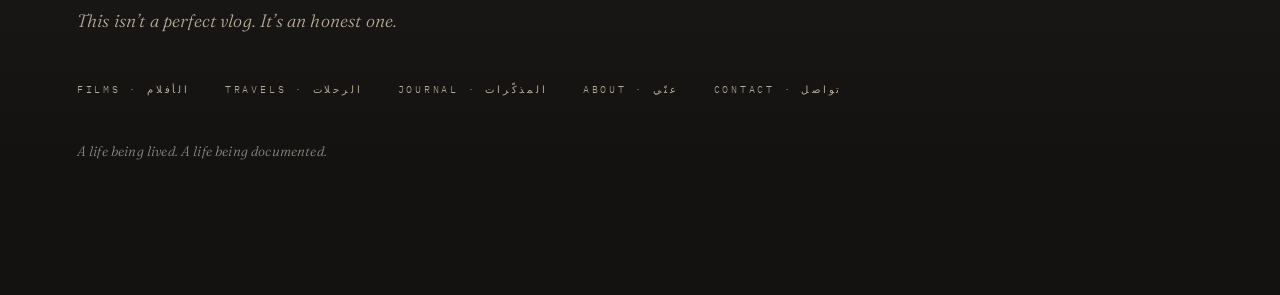
<file: travels/index.html>
<!DOCTYPE html>
<html lang="ar" class="no-js">
<head>
<meta charset="UTF-8" />
<meta name="viewport" content="width=device-width, initial-scale=1.0" />
<title>الرحلات | Travels — Ahmad Memos</title>
<meta name="description" content="Travel pages from Ahmad Memos will grow as the archive expands.">
<meta name="robots" content="index, follow">
<link rel="canonical" href="https://ahmadmemos.com/travels/">
<meta name="theme-color" content="#1E1E1E">
<meta property="og:type" content="website">
<meta property="og:site_name" content="مذكرات أحمد | Ahmad Memos">
<meta property="og:title" content="الرحلات | Travels — Ahmad Memos">
<meta property="og:description" content="Travel pages from Ahmad Memos will grow as the archive expands.">
<meta property="og:url" content="https://ahmadmemos.com/travels/">
<meta property="og:image" content="https://ahmadmemos.com/og-image.jpg">
<meta name="twitter:card" content="summary_large_image">
<meta name="twitter:title" content="الرحلات | Travels — Ahmad Memos">
<meta name="twitter:description" content="Travel pages from Ahmad Memos will grow as the archive expands.">
<meta name="twitter:image" content="https://ahmadmemos.com/og-image.jpg">
<script>document.documentElement.className="js";</script>
<!-- Fallback faces load client-side. Licensed 29LT Zarid Serif & 29LT Bukra take over once placed in ./fonts/ -->
<link rel="icon" type="image/png" sizes="32x32" href="../favicon-32x32.png">
<link rel="icon" type="image/png" sizes="16x16" href="../favicon-16x16.png">
<link rel="apple-touch-icon" sizes="180x180" href="../apple-touch-icon.png">
<link rel="manifest" href="../site.webmanifest">
<link rel="preconnect" href="https://fonts.googleapis.com" />
<link rel="preconnect" href="https://fonts.gstatic.com" crossorigin />
<link href="https://fonts.googleapis.com/css2?family=Amiri:ital,wght@0,400;0,700;1,400&family=Fraunces:ital,opsz,wght@0,9..144,300..600;1,9..144,300..500&family=Hanken+Grotesk:wght@300;400;500;600&family=IBM+Plex+Mono:wght@400;500&family=IBM+Plex+Sans+Arabic:wght@300;400;500;600&display=swap" rel="stylesheet" />
<link rel="stylesheet" href="../assets/site.css">
<!-- Google Analytics 4 -->
<script async src="https://www.googletagmanager.com/gtag/js?id=G-X7SE8VPJG7"></script>
<script>
  window.dataLayer = window.dataLayer || [];
  function gtag(){dataLayer.push(arguments);}
  gtag('js', new Date());
  gtag('config', 'G-X7SE8VPJG7');
</script>
</head>
<body>
<div class="grain" aria-hidden="true"></div>
<nav class="nav" id="nav" aria-label="Primary">
  <a class="logo" href="../index.html" aria-label="مذكرات أحمد — Ahmad Memos">
    <span class="logo__sym" aria-hidden="true"><svg viewBox="0 0 120 90"><path d="M46,84 C43,64 44,46 47,34 C50,24 58,24 68,30 C80,38 95,40 112,30" stroke="currentColor" stroke-width="8" stroke-linecap="round" fill="none"/><circle cx="46" cy="84" r="4" fill="#C2694C"/></svg></span>
    <span class="logo__type">
      <span class="logo__ar" lang="ar" dir="rtl">مذكرات أحمد</span>
      <span class="logo__en">AHMAD <span class="logo__en-b">MEMOS</span></span>
    </span>
  </a>
  <div class="nav__links" aria-label="Site sections">
    <a class="nav__link" href="../films/index.html">Films</a>
    <a class="nav__link" href="../journal/index.html">Journal <span class="nav__pill">Soon</span></a>
    <a class="nav__link" href="../travels/index.html">Travels</a>
    <a class="nav__link" href="../about/index.html">About</a>
    <a class="nav__link" href="../contact/index.html">Contact</a>
  </div>
  <a class="nav__cta" href="../index.html">الرئيسية</a>
</nav>
<main>
<header class="page-hero">
  <div class="page-hero__inner">
    <p class="featured-film__kicker" data-reveal>The Journeys · Documentary Chapters</p>
    <h1 class="featured-film__title" lang="ar" dir="rtl" data-reveal data-delay="1">الرحلات<span class="en">Travels</span></h1>
    <p class="featured-film__desc" data-reveal data-delay="2">
      <span lang="ar" dir="rtl">ليست أماكن تُجمَع… بل حياة تُقابَل.</span><br>Not places collected, but life encountered.
    </p>
  </div>
</header>

<section class="wrap" style="padding-top:0">
  <div class="essay">
    <p data-reveal>الرحلات هنا لن تكون قوائم أماكن فقط. ستكون أرشيفًا للتجارب التي عشتها، والوجوه، واللحظات، والمعاني التي بقيت بعد العودة.</p>
    <p class="en" data-reveal>Travel here will not be a checklist of places. It will be a memory of what remained.</p>
  </div>
</section>

<!-- Journey 01 — being documented -->
<section class="wrap featured-film featured-film--flip" style="padding-top:0">
  <div class="featured-film__grid">
    <div class="featured-film__copy" data-reveal>
      <p class="featured-film__kicker">Journey 01 · الرحلة الأولى</p>
      <h2 class="featured-film__title" lang="ar" dir="rtl">الفصل الأول من الطريق<span class="en">The first chapter of the road</span></h2>
      <p class="featured-film__desc">
        <span lang="ar" dir="rtl">تُعاش الآن، وتُوثَّق بهدوء — وستُروى عندما تكتمل.</span><br>
        Being lived now, documented quietly — told when it is whole.
      </p>
      <span class="featured-film__status">قيد التوثيق · Being documented</span>
    </div>
    <span class="featured-film__art featured-film__art--portrait" data-reveal data-delay="1" aria-hidden="true">
      <img class="doc-grade" src="../assets/frame-03.jpg" alt="" loading="lazy" decoding="async" width="1000" height="1212">
    </span>
  </div>
</section>

<!-- Anatomy of a journey chapter -->
<section class="wrap" style="padding-top:0">
  <div class="section-label" data-reveal>
    <span class="ar" lang="ar" dir="rtl">ماذا تحمل كل رحلة؟</span>
    <span class="en">Anatomy of a journey</span>
  </div>
  <div class="anatomy">
    <div class="anatomy__row" data-reveal><span class="anatomy__no">01</span><span class="anatomy__ar" lang="ar" dir="rtl">نظرة عامة — لماذا هذه الرحلة؟</span><span class="anatomy__en">Overview</span></div>
    <div class="anatomy__row" data-reveal><span class="anatomy__no">02</span><span class="anatomy__ar" lang="ar" dir="rtl">الخط الزمني — يومًا بيوم</span><span class="anatomy__en">Timeline</span></div>
    <div class="anatomy__row" data-reveal><span class="anatomy__no">03</span><span class="anatomy__ar" lang="ar" dir="rtl">الأماكن — كما عشتها لا كما تُسوَّق</span><span class="anatomy__en">Places</span></div>
    <div class="anatomy__row" data-reveal><span class="anatomy__no">04</span><span class="anatomy__ar" lang="ar" dir="rtl">التأملات — ما الذي بقي؟</span><span class="anatomy__en">Reflections</span></div>
    <div class="anatomy__row" data-reveal><span class="anatomy__no">05</span><span class="anatomy__ar" lang="ar" dir="rtl">ألبوم الصور — إطارات مختارة</span><span class="anatomy__en">Gallery</span></div>
    <div class="anatomy__row" data-reveal><span class="anatomy__no">06</span><span class="anatomy__ar" lang="ar" dir="rtl">الأفلام والمذكّرات المرتبطة</span><span class="anatomy__en">Related films &amp; journal</span></div>
  </div>
</section>
</main>
<footer class="footer">
  <a class="logo" href="../index.html" data-reveal aria-label="مذكرات أحمد — Ahmad Memos">
    <span class="logo__sym" aria-hidden="true"><svg viewBox="0 0 120 90"><path d="M46,84 C43,64 44,46 47,34 C50,24 58,24 68,30 C80,38 95,40 112,30" stroke="currentColor" stroke-width="8" stroke-linecap="round" fill="none"/><circle cx="46" cy="84" r="4" fill="#C2694C"/></svg></span>
    <span class="logo__type">
      <span class="logo__ar" lang="ar" dir="rtl">مذكرات أحمد</span>
      <span class="logo__en">AHMAD <span class="logo__en-b">MEMOS</span></span>
    </span>
  </a>
  <p class="footer__quote" lang="ar" dir="rtl" data-reveal data-delay="1">
    ليست يوميّات مثاليّة… لكنها صادقة.
    <span class="en">This isn’t a perfect vlog. It’s an honest one.</span>
  </p>
  <nav class="footer__nav" aria-label="Footer" data-reveal data-delay="1">
    <a href="../films/index.html">Films · الأفلام</a>
    <a href="../travels/index.html">Travels · الرحلات</a>
    <a href="../journal/index.html">Journal · المذكّرات</a>
    <a href="../about/index.html">About · عنّي</a>
    <a href="../contact/index.html">Contact · تواصل</a>
  </nav>
  <p class="footer__line" data-reveal data-delay="2">A life being lived. A life being documented.</p>
  <div class="footer__meta" data-reveal data-delay="2">© <span id="year"></span> مذكرات أحمد · Ahmad Memos</div>
</footer>
<script>document.documentElement.className="js";</script>
<script src="../assets/site.js" defer></script>
</body>
</html>
</file>
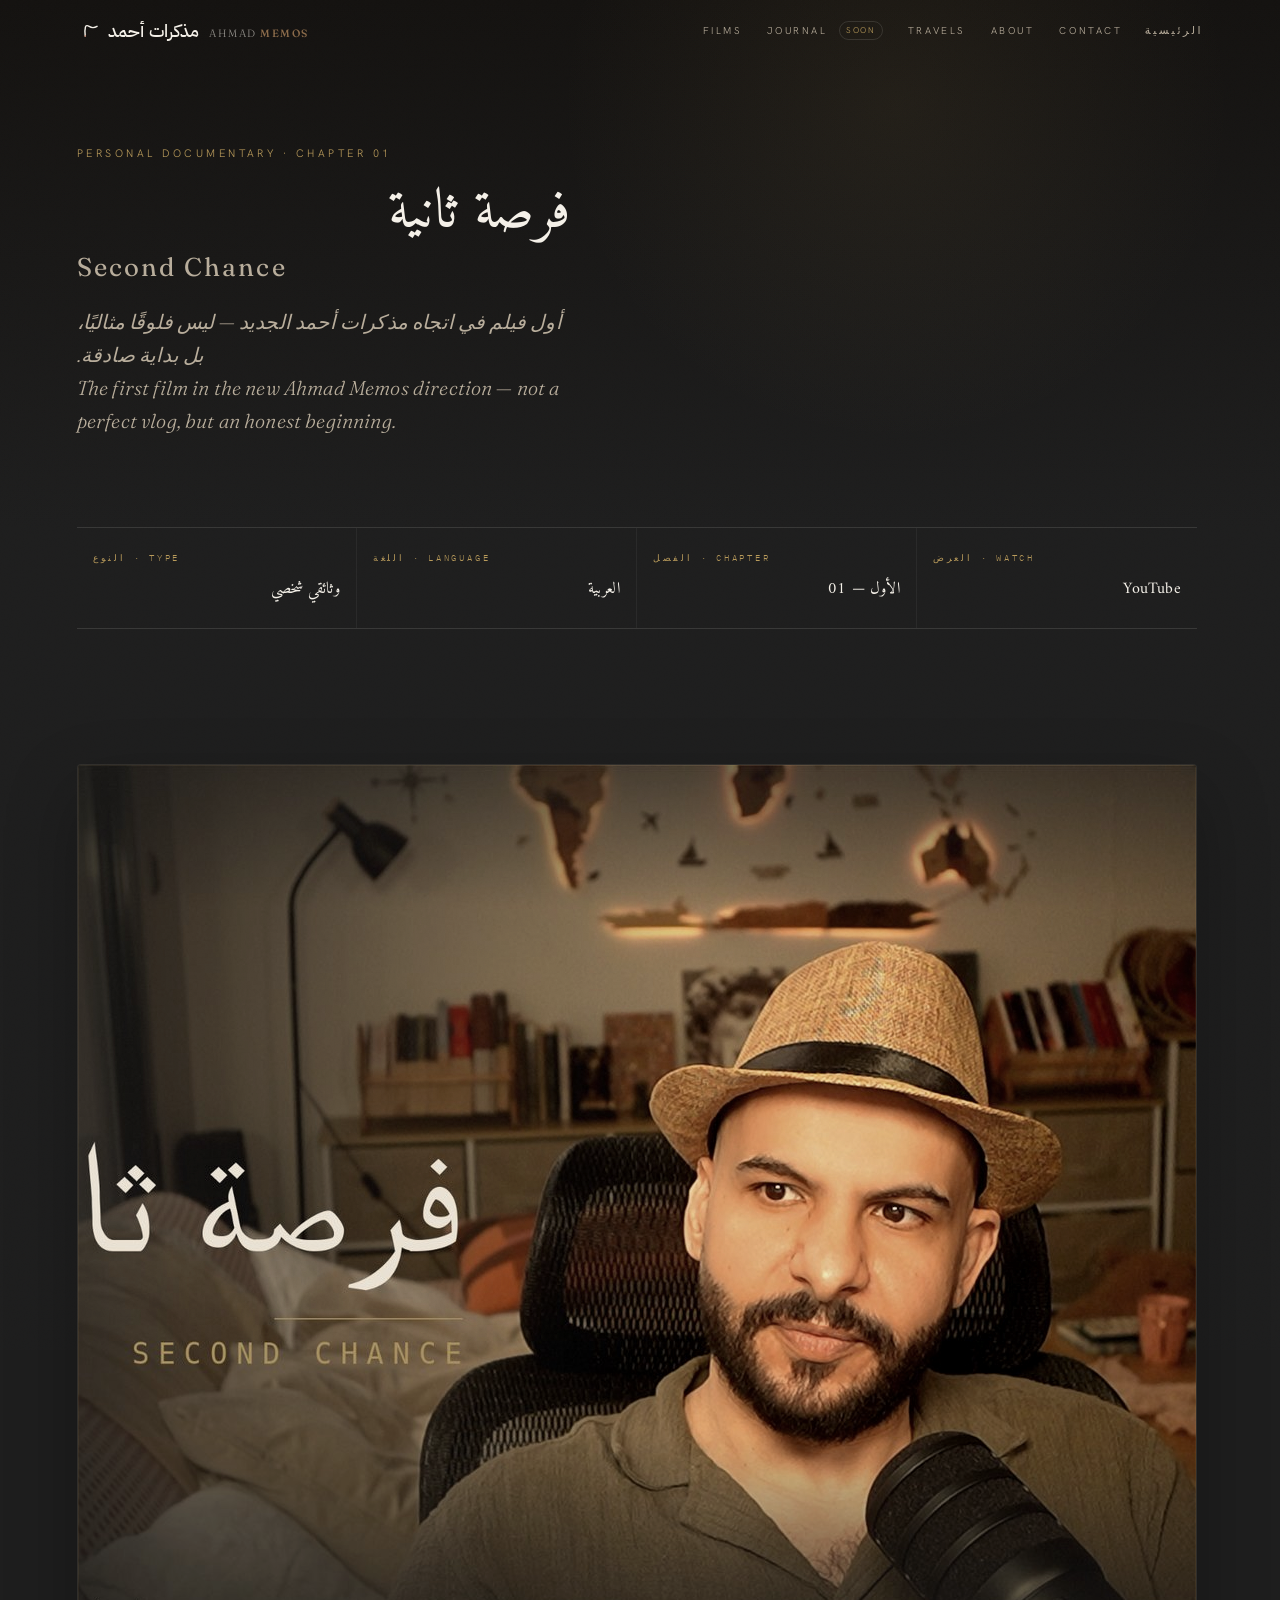
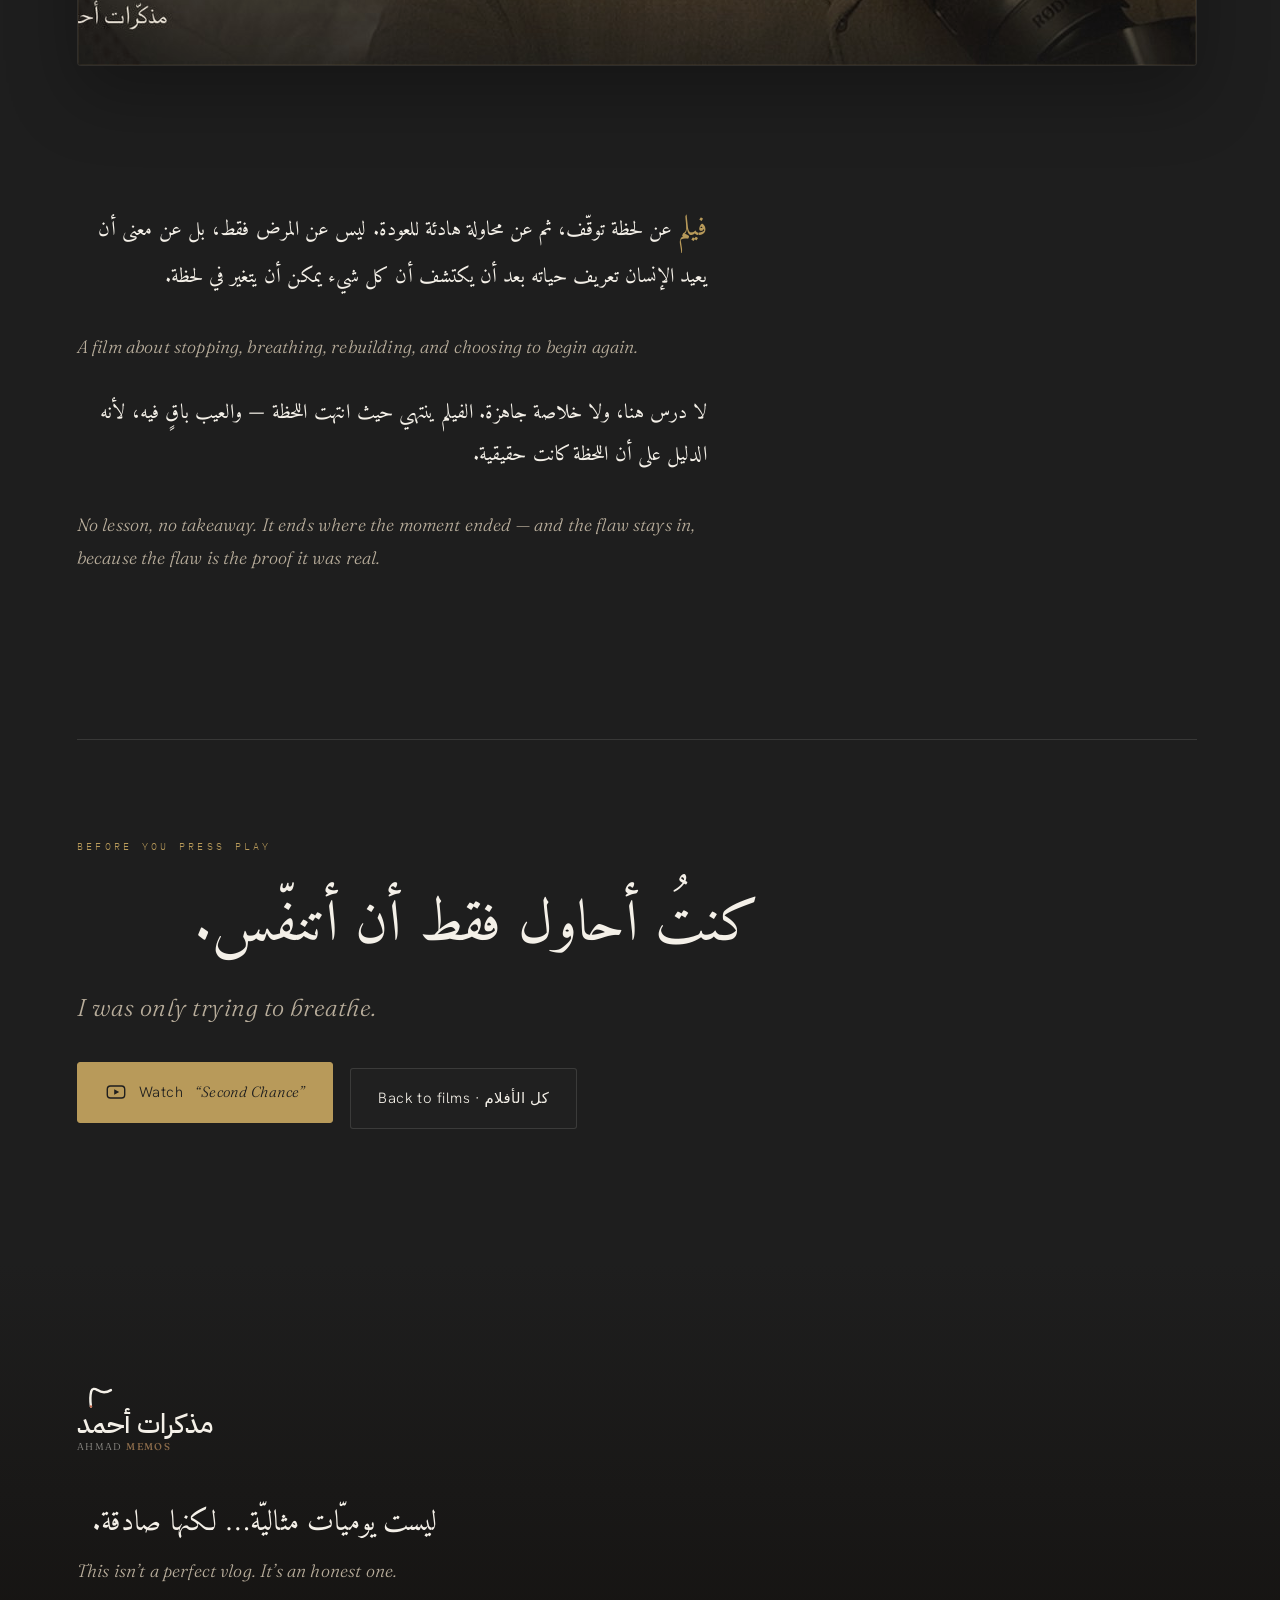
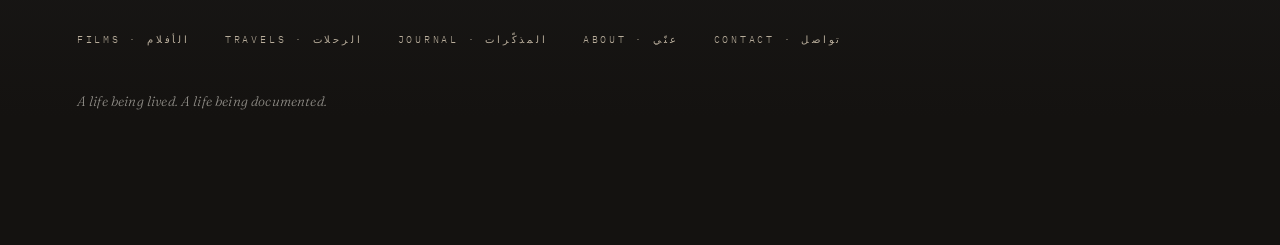
<file: films/second-chance/index.html>
<!DOCTYPE html>
<html lang="ar" class="no-js">
<head>
<meta charset="UTF-8" />
<meta name="viewport" content="width=device-width, initial-scale=1.0" />
<title>فرصة ثانية | Second Chance — Ahmad Memos</title>
<meta name="description" content="Second Chance is a personal documentary from Ahmad Memos about recovery, rebuilding, and beginning again.">
<meta name="robots" content="index, follow">
<link rel="canonical" href="https://ahmadmemos.com/films/second-chance/">
<meta name="theme-color" content="#1E1E1E">
<meta property="og:type" content="website">
<meta property="og:site_name" content="مذكرات أحمد | Ahmad Memos">
<meta property="og:title" content="فرصة ثانية | Second Chance — Ahmad Memos">
<meta property="og:description" content="Second Chance is a personal documentary from Ahmad Memos about recovery, rebuilding, and beginning again.">
<meta property="og:url" content="https://ahmadmemos.com/films/second-chance/">
<meta property="og:image" content="https://ahmadmemos.com/og-image.jpg">
<meta name="twitter:card" content="summary_large_image">
<meta name="twitter:title" content="فرصة ثانية | Second Chance — Ahmad Memos">
<meta name="twitter:description" content="Second Chance is a personal documentary from Ahmad Memos about recovery, rebuilding, and beginning again.">
<meta name="twitter:image" content="https://ahmadmemos.com/og-image.jpg">
<script>document.documentElement.className="js";</script>
<!-- Fallback faces load client-side. Licensed 29LT Zarid Serif & 29LT Bukra take over once placed in ./fonts/ -->
<link rel="icon" type="image/png" sizes="32x32" href="../../favicon-32x32.png">
<link rel="icon" type="image/png" sizes="16x16" href="../../favicon-16x16.png">
<link rel="apple-touch-icon" sizes="180x180" href="../../apple-touch-icon.png">
<link rel="manifest" href="../../site.webmanifest">
<link rel="preconnect" href="https://fonts.googleapis.com" />
<link rel="preconnect" href="https://fonts.gstatic.com" crossorigin />
<link href="https://fonts.googleapis.com/css2?family=Amiri:ital,wght@0,400;0,700;1,400&family=Fraunces:ital,opsz,wght@0,9..144,300..600;1,9..144,300..500&family=Hanken+Grotesk:wght@300;400;500;600&family=IBM+Plex+Mono:wght@400;500&family=IBM+Plex+Sans+Arabic:wght@300;400;500;600&display=swap" rel="stylesheet" />
<link rel="stylesheet" href="../../assets/site.css">
<!-- Google Analytics 4 -->
<script async src="https://www.googletagmanager.com/gtag/js?id=G-X7SE8VPJG7"></script>
<script>
  window.dataLayer = window.dataLayer || [];
  function gtag(){dataLayer.push(arguments);}
  gtag('js', new Date());
  gtag('config', 'G-X7SE8VPJG7');
</script>
<script type="application/ld+json">
{
  "@context": "https://schema.org",
  "@type": "VideoObject",
  "name": "فرصة ثانية | Second Chance",
  "description": "فيلم وثائقي شخصي عن لحظة توقف ومحاولة هادئة للعودة — أول فصل في مذكرات أحمد. A personal documentary about stopping, breathing, and choosing to begin again.",
  "inLanguage": "ar",
  "thumbnailUrl": "https://ahmadmemos.com/second-chance-thumb-2560.jpg",
  "contentUrl": "https://youtu.be/qwVO4BgN4NU",
  "embedUrl": "https://www.youtube.com/embed/qwVO4BgN4NU",
  "uploadDate": "2026-06-27",
  "creator": { "@type": "Person", "name": "Ahmad Asseiri", "url": "https://ahmadmemos.com/" }
}
</script>
</head>
<body>
<div class="grain" aria-hidden="true"></div>
<nav class="nav" id="nav" aria-label="Primary">
  <a class="logo" href="../../index.html" aria-label="مذكرات أحمد — Ahmad Memos">
    <span class="logo__sym" aria-hidden="true"><svg viewBox="0 0 120 90"><path d="M46,84 C43,64 44,46 47,34 C50,24 58,24 68,30 C80,38 95,40 112,30" stroke="currentColor" stroke-width="8" stroke-linecap="round" fill="none"/><circle cx="46" cy="84" r="4" fill="#C2694C"/></svg></span>
    <span class="logo__type">
      <span class="logo__ar" lang="ar" dir="rtl">مذكرات أحمد</span>
      <span class="logo__en">AHMAD <span class="logo__en-b">MEMOS</span></span>
    </span>
  </a>
  <div class="nav__links" aria-label="Site sections">
    <a class="nav__link" href="../../films/index.html">Films</a>
    <a class="nav__link" href="../../journal/index.html">Journal <span class="nav__pill">Soon</span></a>
    <a class="nav__link" href="../../travels/index.html">Travels</a>
    <a class="nav__link" href="../../about/index.html">About</a>
    <a class="nav__link" href="../../contact/index.html">Contact</a>
  </div>
  <a class="nav__cta" href="../../index.html">الرئيسية</a>
</nav>
<main>
<header class="page-hero">
  <div class="page-hero__inner">
    <p class="featured-film__kicker" data-reveal>Personal Documentary · Chapter 01</p>
    <h1 class="featured-film__title" lang="ar" dir="rtl" data-reveal data-delay="1">فرصة ثانية<span class="en">Second Chance</span></h1>
    <p class="featured-film__desc" data-reveal data-delay="2">
      <span lang="ar" dir="rtl">أول فيلم في اتجاه مذكرات أحمد الجديد — ليس فلوقًا مثاليًا، بل بداية صادقة.</span><br>The first film in the new Ahmad Memos direction — not a perfect vlog, but an honest beginning.
    </p>
  </div>
</header>

<section class="wrap" style="padding-top:0">
  <div class="meta-strip" data-reveal>
    <div class="meta-strip__item"><p class="meta-strip__k">النوع · Type</p><p class="meta-strip__v">وثائقي شخصي</p></div>
    <div class="meta-strip__item"><p class="meta-strip__k">اللغة · Language</p><p class="meta-strip__v">العربية</p></div>
    <div class="meta-strip__item"><p class="meta-strip__k">الفصل · Chapter</p><p class="meta-strip__v">الأول — 01</p></div>
    <div class="meta-strip__item"><p class="meta-strip__k">العرض · Watch</p><p class="meta-strip__v">YouTube</p></div>
  </div>
</section>

<section class="wrap" style="padding-top:0">
  <a class="featured-film__art" href="https://youtu.be/qwVO4BgN4NU" target="_blank" rel="noopener noreferrer" data-reveal aria-label="Watch Second Chance on YouTube" style="max-width:1120px;display:block">
    <img class="doc-grade" src="../../second-chance-thumb-2560.jpg" alt="فرصة ثانية — Second Chance" loading="lazy" decoding="async" width="1600" height="900">
  </a>
</section>

<section class="wrap" style="padding-top:0">
  <div class="essay">
    <p data-reveal><span class="drop">فيلم</span> عن لحظة توقّف، ثم عن محاولة هادئة للعودة. ليس عن المرض فقط، بل عن معنى أن يعيد الإنسان تعريف حياته بعد أن يكتشف أن كل شيء يمكن أن يتغير في لحظة.</p>
    <p class="en" data-reveal>A film about stopping, breathing, rebuilding, and choosing to begin again.</p>
    <p data-reveal>لا درس هنا، ولا خلاصة جاهزة. الفيلم ينتهي حيث انتهت اللحظة — والعيب باقٍ فيه، لأنه الدليل على أن اللحظة كانت حقيقية.</p>
    <p class="en" data-reveal>No lesson, no takeaway. It ends where the moment ended — and the flaw stays in, because the flaw is the proof it was real.</p>
  </div>
</section>

<section class="wrap" style="padding-top:0">
  <div class="jf">
    <p class="jf__kicker" data-reveal>Before you press play</p>
    <h2 class="jf__line" lang="ar" dir="rtl" data-reveal data-delay="1">
      كنتُ أحاول فقط أن أتنفّس.
      <span class="en">I was only trying to breathe.</span>
    </h2>
    <div class="jf__foot" data-reveal data-delay="2">
      <a class="btn btn--primary" href="https://youtu.be/qwVO4BgN4NU" target="_blank" rel="noopener noreferrer"><span class="btn__yt" aria-hidden="true"><svg viewBox="0 0 24 24" fill="none"><rect x="2.5" y="5.5" width="19" height="13" rx="3.5" stroke="currentColor" stroke-width="1.5"/><path d="M10 9 L15.5 12 L10 15 Z" fill="currentColor"/></svg></span>Watch <em>“Second&nbsp;Chance”</em></a>
      <a class="btn btn--ghost" href="../../films/index.html" style="margin-inline-start:.8rem">Back to films · كل الأفلام</a>
    </div>
  </div>
</section>
</main>
<footer class="footer">
  <a class="logo" href="../../index.html" data-reveal aria-label="مذكرات أحمد — Ahmad Memos">
    <span class="logo__sym" aria-hidden="true"><svg viewBox="0 0 120 90"><path d="M46,84 C43,64 44,46 47,34 C50,24 58,24 68,30 C80,38 95,40 112,30" stroke="currentColor" stroke-width="8" stroke-linecap="round" fill="none"/><circle cx="46" cy="84" r="4" fill="#C2694C"/></svg></span>
    <span class="logo__type">
      <span class="logo__ar" lang="ar" dir="rtl">مذكرات أحمد</span>
      <span class="logo__en">AHMAD <span class="logo__en-b">MEMOS</span></span>
    </span>
  </a>
  <p class="footer__quote" lang="ar" dir="rtl" data-reveal data-delay="1">
    ليست يوميّات مثاليّة… لكنها صادقة.
    <span class="en">This isn’t a perfect vlog. It’s an honest one.</span>
  </p>
  <nav class="footer__nav" aria-label="Footer" data-reveal data-delay="1">
    <a href="../../films/index.html">Films · الأفلام</a>
    <a href="../../travels/index.html">Travels · الرحلات</a>
    <a href="../../journal/index.html">Journal · المذكّرات</a>
    <a href="../../about/index.html">About · عنّي</a>
    <a href="../../contact/index.html">Contact · تواصل</a>
  </nav>
  <p class="footer__line" data-reveal data-delay="2">A life being lived. A life being documented.</p>
  <div class="footer__meta" data-reveal data-delay="2">© <span id="year"></span> مذكرات أحمد · Ahmad Memos</div>
</footer>
<script>document.documentElement.className="js";</script>
<script src="../../assets/site.js" defer></script>
</body>
</html>
</file>
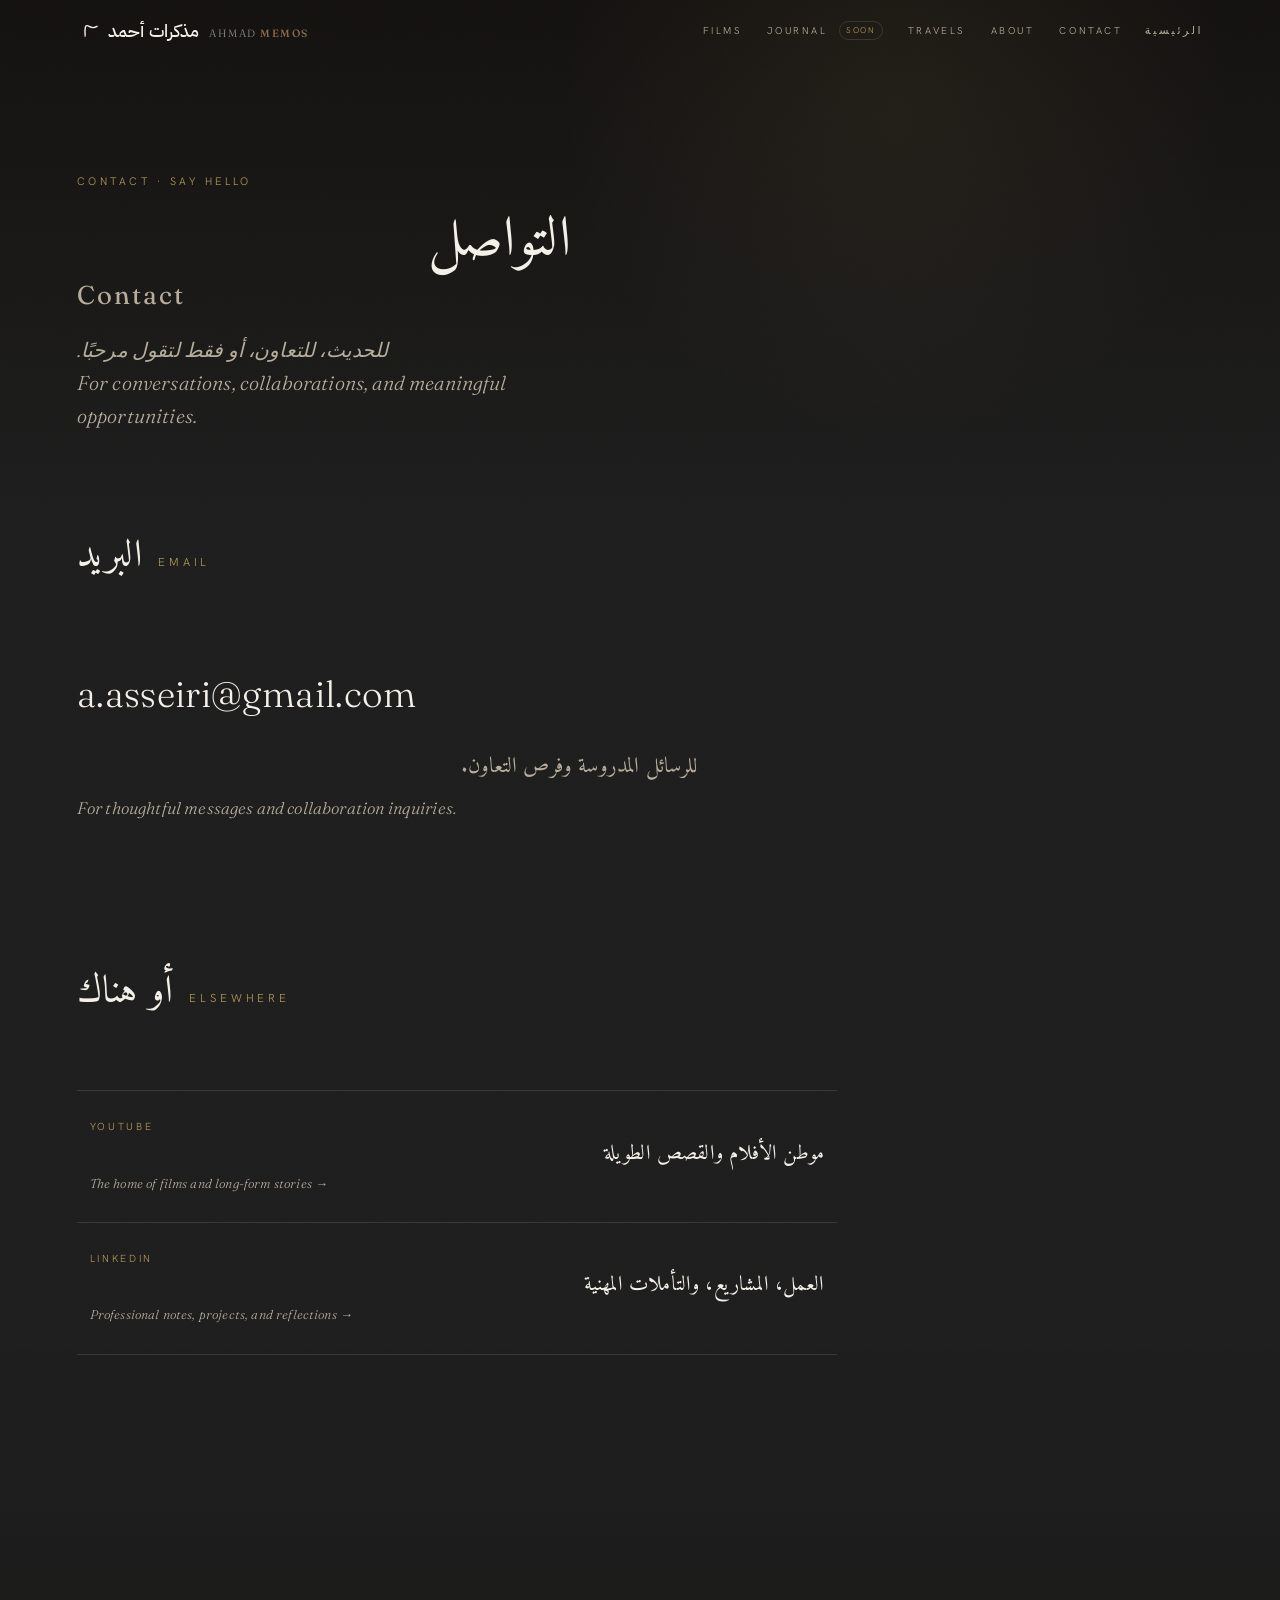
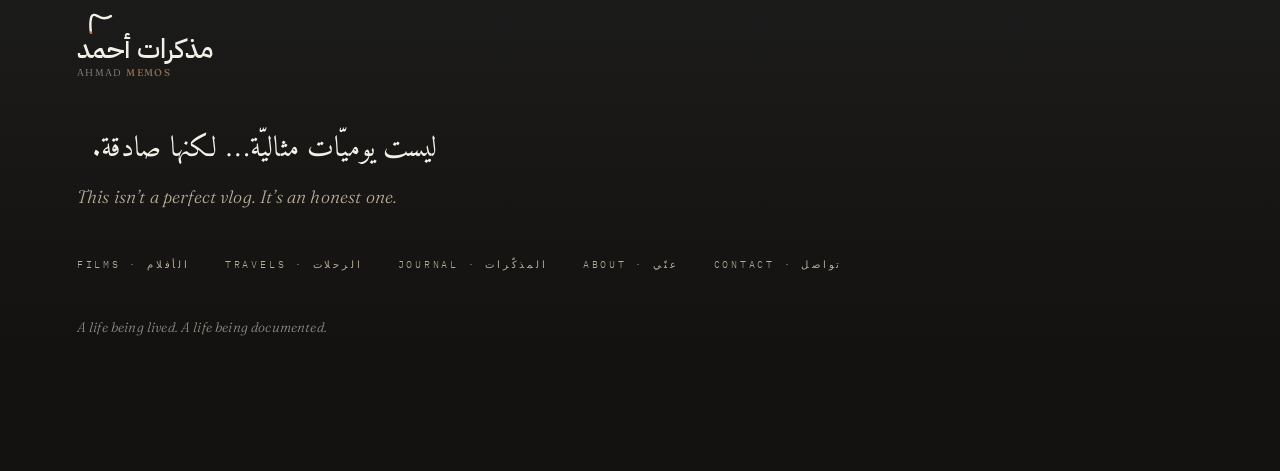
<file: index (5).html>
<!DOCTYPE html>

<html class="no-js" lang="ar">
<head>
<meta charset="utf-8"/>
<meta content="width=device-width, initial-scale=1.0" name="viewport"/>
<title>التواصل | Contact — Ahmad Memos</title>
<meta content="Contact and social links for Ahmad Memos." name="description"/>
<meta content="index, follow" name="robots"/>
<link href="https://ahmadmemos.com/contact/" rel="canonical"/>
<meta content="#1E1E1E" name="theme-color"/>
<meta content="website" property="og:type"/>
<meta content="مذكرات أحمد | Ahmad Memos" property="og:site_name"/>
<meta content="التواصل | Contact — Ahmad Memos" property="og:title"/>
<meta content="Contact and social links for Ahmad Memos." property="og:description"/>
<meta content="https://ahmadmemos.com/contact/" property="og:url"/>
<meta content="https://ahmadmemos.com/og-image.jpg" property="og:image"/>
<meta content="summary_large_image" name="twitter:card"/>
<meta content="التواصل | Contact — Ahmad Memos" name="twitter:title"/>
<meta content="Contact and social links for Ahmad Memos." name="twitter:description"/>
<meta content="https://ahmadmemos.com/og-image.jpg" name="twitter:image"/>
<script>document.documentElement.className="js";</script>
<!-- Fallback faces load client-side. Licensed 29LT Zarid Serif & 29LT Bukra take over once placed in ./fonts/ -->
<link href="../favicon-32x32.png" rel="icon" sizes="32x32" type="image/png"/>
<link href="../favicon-16x16.png" rel="icon" sizes="16x16" type="image/png"/>
<link href="../apple-touch-icon.png" rel="apple-touch-icon" sizes="180x180"/>
<link href="../site.webmanifest" rel="manifest"/>
<link href="https://fonts.googleapis.com" rel="preconnect">
<link crossorigin="" href="https://fonts.gstatic.com" rel="preconnect">
<link href="https://fonts.googleapis.com/css2?family=Amiri:ital,wght@0,400;0,700;1,400&amp;family=Fraunces:ital,opsz,wght@0,9..144,300..600;1,9..144,300..500&amp;family=Hanken+Grotesk:wght@300;400;500;600&amp;family=IBM+Plex+Mono:wght@400;500&amp;family=IBM+Plex+Sans+Arabic:wght@300;400;500;600&amp;display=swap" rel="stylesheet">
<link href="../assets/site.css" rel="stylesheet"/>
<!-- Google Analytics 4 -->
<script async="" src="https://www.googletagmanager.com/gtag/js?id=G-X7SE8VPJG7"></script>
<script>
  window.dataLayer = window.dataLayer || [];
  function gtag(){dataLayer.push(arguments);}
  gtag('js', new Date());
  gtag('config', 'G-X7SE8VPJG7');
</script>
</link></link></link><meta content="مذكرات أحمد, Ahmad Memos, أحمد عسيري, Ahmad Asseiri, السفر, وثائقي, يوتيوب" name="keywords"/><meta content="Ahmad Asseiri" name="author"/></head>
<body>
<div aria-hidden="true" class="grain"></div>
<nav aria-label="Primary" class="nav" id="nav">
<a aria-label="مذكرات أحمد — Ahmad Memos" class="logo" href="../index.html">
<span aria-hidden="true" class="logo__sym"><svg viewbox="0 0 120 90"><path d="M46,84 C43,64 44,46 47,34 C50,24 58,24 68,30 C80,38 95,40 112,30" fill="none" stroke="currentColor" stroke-linecap="round" stroke-width="8"></path><circle cx="46" cy="84" fill="#C2694C" r="4"></circle></svg></span>
<span class="logo__type">
<span class="logo__ar" dir="rtl" lang="ar">مذكرات أحمد</span>
<span class="logo__en">AHMAD <span class="logo__en-b">MEMOS</span></span>
</span>
</a>
<div aria-label="Site sections" class="nav__links">
<a class="nav__link" href="../films/index.html">Films</a>
<a class="nav__link" href="../journal/index.html">Journal <span class="nav__pill">Soon</span></a>
<a class="nav__link" href="../travels/index.html">Travels</a>
<a class="nav__link" href="../about/index.html">About</a>
<a class="nav__link" href="../contact/index.html">Contact</a>
</div>
<a class="nav__cta" href="../index.html">الرئيسية</a>
</nav>
<main>
<header class="page-hero">
<div class="page-hero__inner">
<p class="featured-film__kicker" data-reveal="">Contact · Say Hello</p>
<h1 class="featured-film__title" data-delay="1" data-reveal="" dir="rtl" lang="ar">التواصل<span class="en">Contact</span></h1>
<p class="featured-film__desc" data-delay="2" data-reveal="">
<span dir="rtl" lang="ar">للحديث، للتعاون، أو فقط لتقول مرحبًا.</span><br/>For conversations, collaborations, and meaningful opportunities.
    </p>
</div>
</header>
<section class="wrap" style="padding-top:0">
<div class="contact">
<div class="section-label" data-reveal="">
<span class="ar" dir="rtl" lang="ar">البريد</span>
<span class="en">Email</span>
</div>
<a class="contact__value" data-delay="1" data-reveal="" href="mailto:a.asseiri@gmail.com">a.asseiri@gmail.com</a>
<p class="contact__note" data-delay="1" data-reveal="" dir="rtl" lang="ar">
      للرسائل المدروسة وفرص التعاون.
      <span class="en">For thoughtful messages and collaboration inquiries.</span>
</p>
</div>
</section>
<section class="wrap" style="padding-top:0">
<div class="start" style="max-width:760px">
<div class="section-label" data-reveal="">
<span class="ar" dir="rtl" lang="ar">أو هناك</span>
<span class="en">Elsewhere</span>
</div>
<div>
<a class="link-row" data-reveal="" href="https://youtube.com/@a7mad_3s" rel="noopener noreferrer" target="_blank">
<span class="link-row__text">
<span class="link-row__plat">YouTube</span>
<span class="link-row__ar" dir="rtl" lang="ar">موطن الأفلام والقصص الطويلة</span>
<span class="link-row__en">The home of films and long-form stories →</span>
</span>
</a>
<a class="link-row" data-reveal="" href="https://linkedin.com/in/ahmad-asseiri-918979b4" rel="noopener noreferrer" target="_blank">
<span class="link-row__text">
<span class="link-row__plat">LinkedIn</span>
<span class="link-row__ar" dir="rtl" lang="ar">العمل، المشاريع، والتأملات المهنية</span>
<span class="link-row__en">Professional notes, projects, and reflections →</span>
</span>
</a>
</div>
</div>
</section>
</main>
<footer class="footer">
<a aria-label="مذكرات أحمد — Ahmad Memos" class="logo" data-reveal="" href="../index.html">
<span aria-hidden="true" class="logo__sym"><svg viewbox="0 0 120 90"><path d="M46,84 C43,64 44,46 47,34 C50,24 58,24 68,30 C80,38 95,40 112,30" fill="none" stroke="currentColor" stroke-linecap="round" stroke-width="8"></path><circle cx="46" cy="84" fill="#C2694C" r="4"></circle></svg></span>
<span class="logo__type">
<span class="logo__ar" dir="rtl" lang="ar">مذكرات أحمد</span>
<span class="logo__en">AHMAD <span class="logo__en-b">MEMOS</span></span>
</span>
</a>
<p class="footer__quote" data-delay="1" data-reveal="" dir="rtl" lang="ar">
    ليست يوميّات مثاليّة… لكنها صادقة.
    <span class="en">This isn’t a perfect vlog. It’s an honest one.</span>
</p>
<nav aria-label="Footer" class="footer__nav" data-delay="1" data-reveal="">
<a href="../films/index.html">Films · الأفلام</a>
<a href="../travels/index.html">Travels · الرحلات</a>
<a href="../journal/index.html">Journal · المذكّرات</a>
<a href="../about/index.html">About · عنّي</a>
<a href="../contact/index.html">Contact · تواصل</a>
</nav>
<p class="footer__line" data-delay="2" data-reveal="">A life being lived. A life being documented.</p>
<div class="footer__meta" data-delay="2" data-reveal="">© <span id="year"></span> مذكرات أحمد · Ahmad Memos</div>
</footer>
<script>document.documentElement.className="js";</script>
<script defer="" src="../assets/site.js"></script>
</body>
</html>
</file>
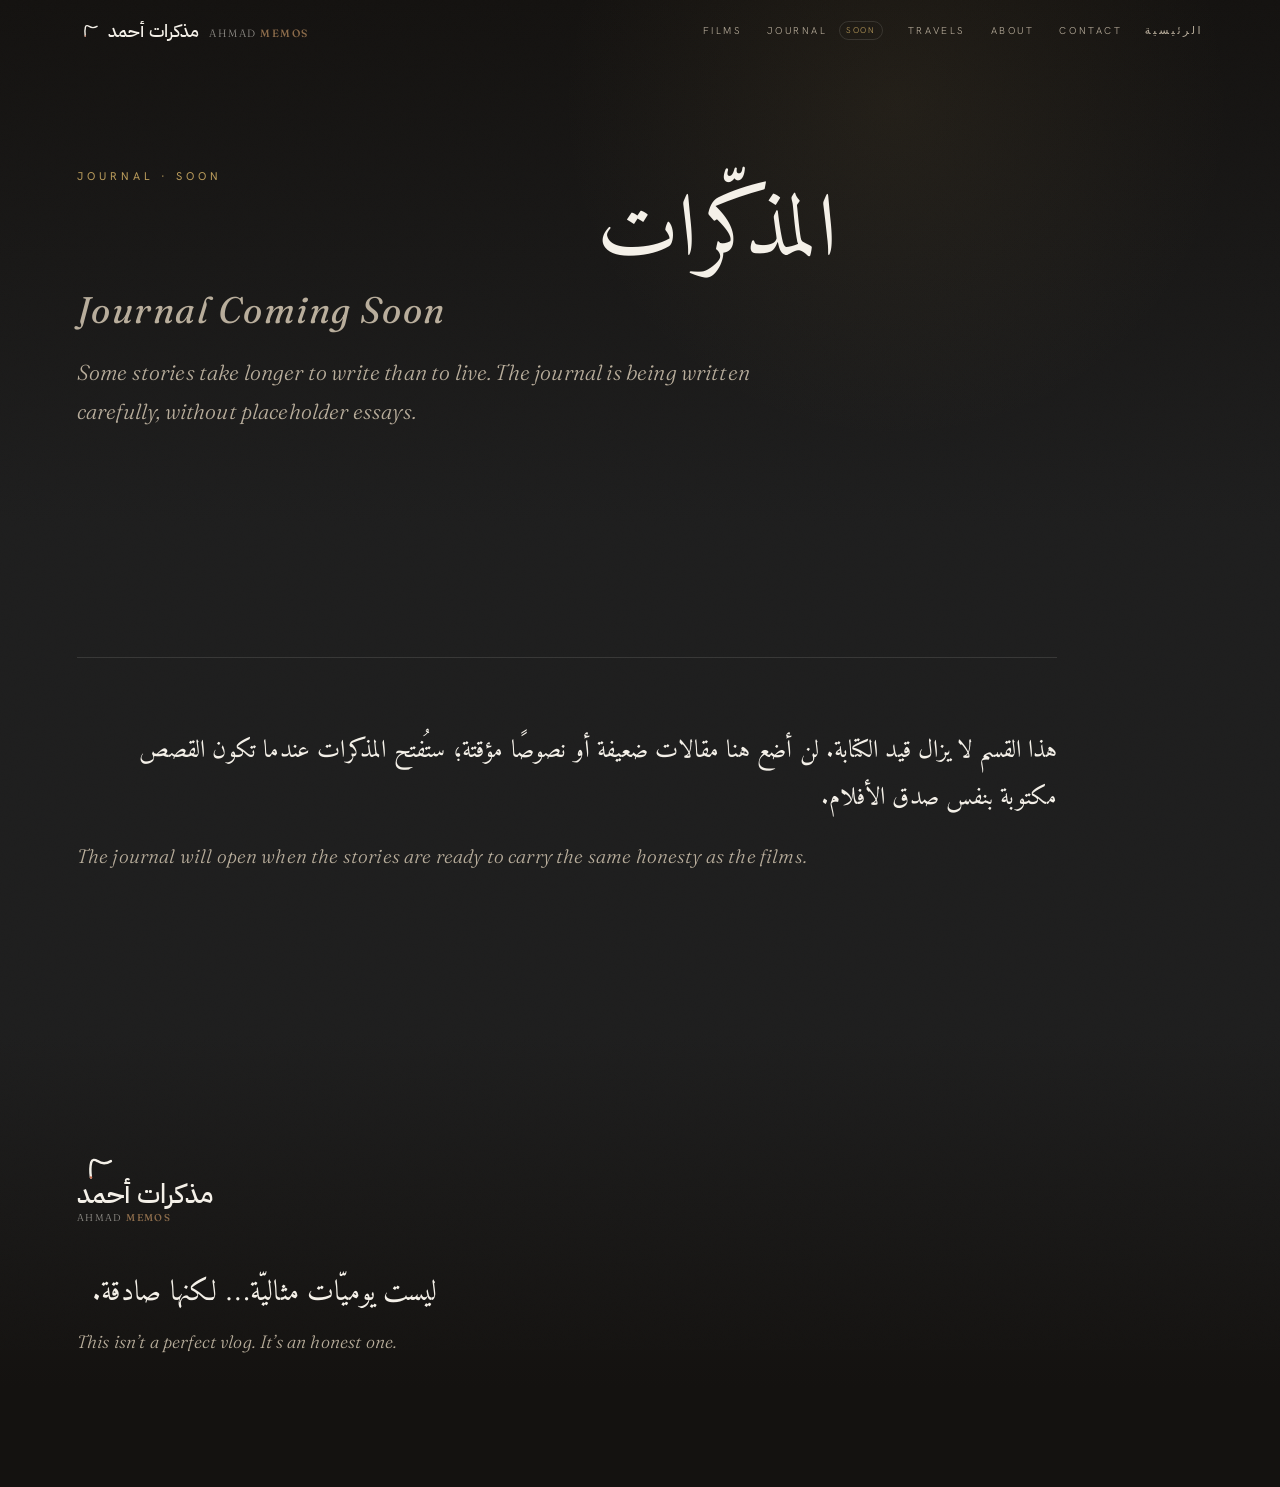
<file: index (6).html>
<!DOCTYPE html>
<html lang="ar" class="no-js">
<head>
<meta charset="UTF-8" />
<meta name="viewport" content="width=device-width, initial-scale=1.0" />
<title>المذكرات قريبًا | Journal Coming Soon — Ahmad Memos</title>
<meta name="description" content="The Ahmad Memos journal is being written carefully and will open soon.">
<meta name="robots" content="index, follow">
<link rel="canonical" href="https://ahmadmemos.com/journal/">
<meta name="theme-color" content="#1E1E1E">
<meta property="og:type" content="website">
<meta property="og:site_name" content="مذكرات أحمد | Ahmad Memos">
<meta property="og:title" content="المذكرات قريبًا | Journal Coming Soon — Ahmad Memos">
<meta property="og:description" content="The Ahmad Memos journal is being written carefully and will open soon.">
<meta property="og:url" content="https://ahmadmemos.com/journal/">
<meta property="og:image" content="https://ahmadmemos.com/og-image.jpg">
<meta name="twitter:card" content="summary_large_image">
<meta name="twitter:title" content="المذكرات قريبًا | Journal Coming Soon — Ahmad Memos">
<meta name="twitter:description" content="The Ahmad Memos journal is being written carefully and will open soon.">
<meta name="twitter:image" content="https://ahmadmemos.com/og-image.jpg">
<script>document.documentElement.className="js";</script>
<!-- Fallback faces load client-side. Licensed 29LT Zarid Serif & 29LT Bukra take over once placed in ./fonts/ -->
<link rel="icon" type="image/png" sizes="32x32" href="/favicon-32x32.png">
<link rel="icon" type="image/png" sizes="16x16" href="/favicon-16x16.png">
<link rel="apple-touch-icon" sizes="180x180" href="/apple-touch-icon.png">
<link rel="manifest" href="/site.webmanifest">
<link rel="preconnect" href="https://fonts.googleapis.com" />
<link rel="preconnect" href="https://fonts.gstatic.com" crossorigin />
<link href="https://fonts.googleapis.com/css2?family=Amiri:ital,wght@0,400;0,700;1,400&family=Fraunces:ital,opsz,wght@0,9..144,300..600;1,9..144,300..500&family=Hanken+Grotesk:wght@300;400;500;600&family=IBM+Plex+Mono:wght@400;500&family=IBM+Plex+Sans+Arabic:wght@300;400;500;600&display=swap" rel="stylesheet" />
<style>
/* =========================================================================
   مذكرات أحمد · AHMAD MEMOS
   The first page of a journal, after the film ends.
   IMAGE SLOTS — replace the placeholder src values with the real files:
     · Hero      → portrait.jpg        (strongest cinematic portrait)
     · Note      → portrait-note.jpg   (a natural, quieter portrait)
     · Frame     → travel.jpg          (one lifestyle / travel frame)
     · Logo      → logo.svg            (the approved logo — replaces wordmark)
   No invented film artwork anywhere. The button alone carries "Second Chance".
   ========================================================================= */

:root{
  /* Brand palette — IDENTITY VOL.03 */
  --ink:#1E1E1E; --ink-deep:#141210; --ink-2:#2A241E;
  --bone:#F4F0E8; --bone-dim:#B8AD9B; --bone-faint:rgba(244,240,232,.55);
  --brass:#B89A5A; --brass-soft:rgba(184,154,90,.16); --glow:rgba(184,154,90,.08);
  --leather:#8B6B4A; --forest:#445248;
  --hairline:rgba(244,240,232,.12); --hairline-2:rgba(244,240,232,.055);

  /* Type — the five OFL faces */
  --font-display:'Fraunces',Georgia,serif;
  --font-body:'Hanken Grotesk',system-ui,sans-serif;
  --font-ar:'Amiri',serif;
  --font-ar-body:'IBM Plex Sans Arabic',sans-serif;
  --font-mono:'IBM Plex Mono',ui-monospace,monospace;

  --ease:cubic-bezier(.16,1,.3,1); --slow:1.15s;
  --pad:clamp(1.5rem,6vw,7rem);
}
*,*::before,*::after{ box-sizing:border-box; }
html{ scroll-behavior:smooth; -webkit-text-size-adjust:100%; }
body{
  margin:0; background:var(--ink); color:var(--bone);
  font-family:var(--font-body); font-weight:300; line-height:1.8; letter-spacing:.01em;
  -webkit-font-smoothing:antialiased; text-rendering:optimizeLegibility; overflow-x:hidden;
}
::selection{ background:var(--brass-soft); color:var(--bone); }
img{ display:block; max-width:100%; }
a{ color:inherit; text-decoration:none; }

/* a warm documentary grade applied to every photograph on the page */
.doc-grade{ filter:grayscale(.12) contrast(1.03) brightness(.9) sepia(.14); }

/* soft film grain */
.grain{
  position:fixed; inset:-50%; width:200%; height:200%;
  pointer-events:none; z-index:9000; opacity:.028; mix-blend-mode:overlay;
  background-image:url("data:image/svg+xml,%3Csvg xmlns='http://www.w3.org/2000/svg' width='160' height='160'%3E%3Cfilter id='n'%3E%3CfeTurbulence type='fractalNoise' baseFrequency='0.85' numOctaves='3' stitchTiles='stitch'/%3E%3C/filter%3E%3Crect width='100%25' height='100%25' filter='url(%23n)'/%3E%3C/svg%3E");
  animation:grain 8s steps(6) infinite;
}
@keyframes grain{0%{transform:translate(0,0)}20%{transform:translate(-6%,3%)}40%{transform:translate(4%,-5%)}60%{transform:translate(-3%,6%)}80%{transform:translate(5%,2%)}100%{transform:translate(0,0)}}

.eyebrow{ font-size:.7rem; font-weight:400; letter-spacing:.36em; text-transform:uppercase; color:var(--brass); }

/* =========================================================================
   LOGO — slot. Drop ./logo.svg to use the approved logo (replaces wordmark).
   ========================================================================= */
.logo{ display:inline-flex; flex-direction:column; align-items:flex-start; gap:.1em; line-height:1; }
.logo__img{ max-height:var(--logo-h,52px); width:auto; }
.logo__type{ display:flex; flex-direction:column; align-items:flex-start; gap:.06em; }
.logo__ar{ font-family:var(--font-ar-body); font-weight:500; color:var(--bone); direction:rtl; }
.logo__en{ font-family:var(--font-display); font-weight:300; letter-spacing:.14em; color:var(--bone-faint); text-transform:uppercase; }


/* approved symbol — "The Balanced Gesture / اللفتة المتّزنة" */
.logo__sym{ display:inline-flex; align-items:center; color:var(--bone); }
.logo__sym svg{ height:calc(var(--logo-h,52px) * .62); width:auto; overflow:visible; }
.logo__en-b{ font-weight:500; color:var(--leather); }
.note__photo img{ object-position:60% 38%; }

/* =========================================================================
   NAV
   ========================================================================= */
.nav{
  position:fixed; inset:0 0 auto 0; z-index:100;
  display:flex; align-items:center; justify-content:space-between;
  padding:clamp(.9rem,2.2vw,1.3rem) var(--pad);
  border-bottom:1px solid transparent;
  transition:background var(--slow) var(--ease), border-color var(--slow) var(--ease);
}
.nav.scrolled{ background:rgba(21,16,10,.62); backdrop-filter:blur(14px) saturate(120%); -webkit-backdrop-filter:blur(14px) saturate(120%); border-bottom-color:var(--hairline-2); }
.nav .logo{ --logo-h:26px; flex-direction:row; align-items:baseline; gap:.6rem; }
.nav .logo__type{ flex-direction:row; align-items:baseline; gap:.6rem; }
.nav .logo__ar{ font-size:1.15rem; }
.nav .logo__en{ font-size:.66rem; }
.nav__cta{ font-size:.68rem; letter-spacing:.24em; text-transform:uppercase; color:var(--bone-dim); transition:color .5s var(--ease); }
.nav__cta:hover,.nav__cta:focus-visible{ color:var(--brass); }

/* =========================================================================
   HERO
   ========================================================================= */
.hero{ position:relative; min-height:100svh; display:flex; align-items:flex-end; padding:7rem var(--pad) clamp(3rem,8vh,5.5rem); overflow:hidden; }
.hero__media{ position:absolute; inset:0; z-index:0; }
.hero__media img{
  width:100%; height:100%; object-fit:cover; object-position:70% 32%;
  transform:scale(1.06); transform-origin:70% 30%;
  animation:kenburns 30s var(--ease) infinite alternate; will-change:transform;
}
@keyframes kenburns{0%{transform:scale(1.06)}100%{transform:scale(1.13) translate(-1.2%,-1.6%)}}
.hero__media::after{
  content:""; position:absolute; inset:0;
  background:
    linear-gradient(100deg, rgba(21,16,10,.95) 0%, rgba(21,16,10,.66) 40%, rgba(21,16,10,.14) 72%, rgba(21,16,10,0) 100%),
    linear-gradient(180deg, rgba(21,16,10,0) 32%, rgba(21,16,10,.5) 76%, var(--ink) 100%);
}
.hero__inner{ position:relative; z-index:2; max-width:600px; text-align:left; }

.hero .logo{ --logo-h:104px; margin-bottom:clamp(1.8rem,4.5vh,2.6rem); }
.hero .logo__ar{ font-size:clamp(2.7rem,9vw,5rem); }
.hero .logo__en{ font-size:clamp(.7rem,1.6vw,.85rem); margin-top:.5em; }

.hero__open{ margin:0 0 clamp(2.2rem,5.5vh,3rem); }
.hero__open .ar{ display:block; font-family:var(--font-ar); direction:rtl; font-weight:400; font-size:clamp(1.35rem,3.6vw,2rem); line-height:1.6; color:var(--bone); }
.hero__open .en{ display:block; font-family:var(--font-display); font-style:italic; font-weight:300; font-size:clamp(.95rem,2vw,1.15rem); line-height:1.5; color:var(--bone-dim); margin-top:.8rem; max-width:42ch; }

/* CTAs */
.actions{ display:flex; flex-wrap:wrap; gap:.85rem; }
.btn{
  display:inline-flex; align-items:center; gap:.75rem;
  font-family:var(--font-body); font-size:.93rem; letter-spacing:.03em;
  padding:1rem 1.7rem; border-radius:3px; cursor:pointer;
  border:1px solid var(--hairline); color:var(--bone); background:rgba(241,233,219,.012);
  transition:border-color .55s var(--ease), background .55s var(--ease), color .55s var(--ease), transform .55s var(--ease);
}
.btn em{ font-family:var(--font-display); font-style:italic; }
.btn__yt{ width:22px; height:22px; flex:none; }
.btn__yt svg{ width:100%; height:100%; }
.btn--primary{ border-color:var(--brass); background:var(--brass); color:var(--ink); }
.btn--primary .btn__yt{ color:var(--ink); }
.btn--primary:hover,.btn--primary:focus-visible{ transform:translateY(-2px); background:#d8b97c; border-color:#d8b97c; }
.btn--ghost .btn__yt{ color:#FF4438; }
.btn--ghost:hover,.btn--ghost:focus-visible{ border-color:var(--brass); background:var(--brass-soft); }

/* =========================================================================
   SECTION SHELL  (more air)
   ========================================================================= */
.wrap{ padding:clamp(6rem,15vh,11rem) var(--pad); }
.section-label{ display:flex; align-items:baseline; gap:1rem; margin-bottom:clamp(2.6rem,7vh,4rem); }
.section-label .ar{ font-family:var(--font-ar); direction:rtl; font-size:clamp(1.7rem,4.5vw,2.4rem); font-weight:400; color:var(--bone); }
.section-label .en{ font-size:.72rem; letter-spacing:.34em; text-transform:uppercase; color:var(--brass); }

/* =========================================================================
   START HERE — links as notebook entries
   ========================================================================= */
.start{ max-width:620px; }
.link-row{
  display:flex; align-items:center; gap:1.2rem;
  padding:clamp(1.3rem,3.6vw,1.7rem) clamp(.3rem,1.5vw,.8rem);
  border-top:1px solid var(--hairline); position:relative;
  transition:padding-inline-start .55s var(--ease);
}
.start .link-row:last-child{ border-bottom:1px solid var(--hairline); }
.link-row::before{ content:""; position:absolute; inset:0 auto 0 0; width:0; background:var(--brass-soft); z-index:-1; transition:width .55s var(--ease); }
.link-row:hover{ padding-inline-start:clamp(.9rem,2.5vw,1.4rem); }
.link-row:hover::before{ width:100%; }
.link-row__icon{ width:24px; height:24px; flex:none; color:var(--bone-dim); transition:color .5s var(--ease); margin-top:.15rem; }
.link-row:hover .link-row__icon{ color:var(--brass); }
.link-row__icon svg{ width:100%; height:100%; fill:none; stroke:currentColor; stroke-width:1.4; }
.link-row__text{ flex:1; display:flex; flex-direction:column; gap:.18rem; }
.link-row__plat{ font-size:.64rem; letter-spacing:.26em; text-transform:uppercase; color:var(--brass); }
.link-row__ar{ font-family:var(--font-ar); direction:rtl; text-align:right; font-size:clamp(1.05rem,2.8vw,1.3rem); color:var(--bone); line-height:1.4; }
.link-row__en{ font-size:.8rem; color:var(--bone-dim); font-style:italic; font-family:var(--font-display); }
.link-row__arrow{ color:var(--bone-dim); flex:none; transition:color .5s var(--ease), transform .5s var(--ease); }
.link-row:hover .link-row__arrow{ color:var(--brass); transform:translateX(5px); }

/* =========================================================================
   PERSONAL NOTE — a photo laid beside a letter
   ========================================================================= */
.note{ position:relative; }
.note::before{ content:""; position:absolute; top:-6%; left:-8%; width:62%; height:112%; background:radial-gradient(closest-side, var(--glow), transparent 70%); pointer-events:none; }
.note__grid{ position:relative; display:grid; grid-template-columns:minmax(0,.82fr) minmax(0,1.18fr); gap:clamp(2.4rem,6vw,5rem); align-items:center; max-width:1080px; }
.note__photo{ position:relative; }
.note__photo img{ width:100%; aspect-ratio:4/5; object-fit:cover; border-radius:2px; }
.note__photo figcaption{ margin-top:.9rem; font-size:.66rem; letter-spacing:.22em; text-transform:uppercase; color:var(--bone-dim); }
.note__body{ }
.note__ar{ font-family:var(--font-ar); direction:rtl; text-align:right; font-weight:400; font-size:clamp(1.6rem,4.4vw,2.4rem); line-height:1.75; color:var(--bone); margin:0; }
.note__ar .lead{ color:var(--brass); }
.note__en{ font-family:var(--font-display); font-style:italic; font-weight:300; font-size:clamp(1.05rem,2.4vw,1.35rem); line-height:1.7; color:var(--bone-dim); margin:clamp(1.6rem,4vh,2.2rem) 0 0; max-width:48ch; }
.note__sign{ margin-top:clamp(2rem,5vh,2.6rem); font-family:var(--font-ar); direction:rtl; text-align:right; font-size:1.4rem; color:var(--bone); }
.note__sign .en{ display:block; font-family:var(--font-display); font-style:italic; direction:ltr; text-align:left; font-size:.62em; color:var(--bone-dim); letter-spacing:.05em; margin-top:.3rem; }

/* =========================================================================
   FRAME — one quiet full-bleed documentary frame (travel / life)
   ========================================================================= */
.frame{ position:relative; margin:clamp(1rem,3vh,3rem) 0; overflow:hidden; }
.frame img{ width:100%; height:clamp(360px,64vh,660px); object-fit:cover; transform:scale(1.04); transform-origin:center; animation:kenburns 34s var(--ease) infinite alternate; }
.frame::after{ content:""; position:absolute; inset:0; background:radial-gradient(120% 120% at 50% 45%, transparent 55%, rgba(12,8,5,.5) 100%), linear-gradient(180deg, var(--ink), transparent 18%, transparent 82%, var(--ink)); }


/* =========================================================================
   FEATURED FILM — launch highlight
   ========================================================================= */
.stream-badge{
  display:inline-flex; align-items:center; gap:.65rem;
  font-size:.62rem; letter-spacing:.28em; text-transform:uppercase;
  color:var(--brass); margin:0 0 1.4rem;
}
.stream-badge::before{ content:""; width:32px; height:1px; background:var(--brass); opacity:.75; }
.featured-film{ position:relative; padding-top:clamp(4.8rem,11vh,8rem); }
.featured-film::before{
  content:""; position:absolute; top:0; left:var(--pad); right:var(--pad); height:1px;
  background:var(--hairline);
}
.featured-film__grid{
  display:grid; grid-template-columns:minmax(0,1.05fr) minmax(0,.95fr);
  gap:clamp(2rem,5vw,4.5rem); align-items:center; max-width:1120px;
}
.featured-film__copy{ max-width:560px; }
.featured-film__kicker{
  font-size:.68rem; letter-spacing:.32em; text-transform:uppercase; color:var(--brass); margin:0 0 1rem;
}
.featured-film__title{
  font-family:var(--font-ar); direction:rtl; text-align:right; font-weight:400;
  font-size:clamp(2rem,5.2vw,3.5rem); line-height:1.2; color:var(--bone); margin:0;
}
.featured-film__title .en{
  display:block; direction:ltr; text-align:left; font-family:var(--font-display);
  font-size:.46em; letter-spacing:.08em; color:var(--bone-dim); margin-top:.3rem;
}
.featured-film__desc{
  font-family:var(--font-display); font-style:italic; font-weight:300;
  font-size:clamp(1rem,2vw,1.25rem); line-height:1.65; color:var(--bone-dim);
  margin:1.4rem 0 0; max-width:38ch;
}
.featured-film__actions{ margin-top:1.8rem; }
.featured-film__art{
  display:block; position:relative; border:1px solid var(--hairline); border-radius:4px;
  overflow:hidden; background:var(--ink-deep); box-shadow:0 28px 70px rgba(0,0,0,.28);
  transition:transform .7s var(--ease), border-color .7s var(--ease);
}
.featured-film__art:hover,.featured-film__art:focus-visible{ transform:translateY(-3px); border-color:var(--brass); }
.featured-film__art img{ width:100%; aspect-ratio:16/9; object-fit:cover; }
.featured-film__art::after{ content:""; position:absolute; inset:0; box-shadow:inset 0 0 0 1px rgba(201,168,106,.08); pointer-events:none; }
@media (max-width:860px){
  .featured-film__grid{ grid-template-columns:1fr; }
  .featured-film__copy{ order:2; }
  .featured-film__art{ order:1; }
}

/* =========================================================================
   CONTACT
   ========================================================================= */
.contact{ max-width:620px; }
.contact__value{ font-family:var(--font-display); font-weight:300; font-size:clamp(1.5rem,4.6vw,2.3rem); display:inline-block; position:relative; letter-spacing:.01em; margin-top:.4rem; }
.contact__value::after{ content:""; position:absolute; left:0; bottom:-4px; height:1px; width:0; background:var(--brass); transition:width .5s var(--ease); }
.contact__value:hover::after,.contact__value:focus-visible::after{ width:100%; }
.contact__note{ font-family:var(--font-ar); direction:rtl; text-align:right; font-size:clamp(1.1rem,2.8vw,1.35rem); color:var(--bone-dim); margin:1.3rem 0 0; }
.contact__note .en{ display:block; direction:ltr; text-align:left; font-family:var(--font-display); font-style:italic; font-size:.78em; margin-top:.4rem; }

/* =========================================================================
   FOOTER
   ========================================================================= */
.footer{ padding:clamp(5rem,13vh,8rem) var(--pad) clamp(2.4rem,6vh,3.5rem); background:linear-gradient(180deg,var(--ink) 0%,var(--ink-deep) 78%); }
.footer .logo{ --logo-h:44px; margin-bottom:clamp(2.2rem,6vh,3rem); }
.footer .logo__ar{ font-size:1.7rem; }
.footer .logo__en{ font-size:.62rem; margin-top:.4em; }
.footer__quote{ font-family:var(--font-ar); direction:rtl; text-align:right; font-size:clamp(1.3rem,3.4vw,1.8rem); line-height:1.6; margin:0; max-width:24ch; color:var(--bone); }
.footer__quote .en{ display:block; direction:ltr; text-align:left; font-family:var(--font-display); font-style:italic; font-size:.62em; color:var(--bone-dim); margin-top:.7rem; }
.footer__meta{ margin-top:clamp(2.6rem,7vh,3.6rem); font-size:.66rem; letter-spacing:.2em; text-transform:uppercase; color:var(--bone-dim); }

/* =========================================================================
   REVEAL + a11y + responsive + reduced motion
   ========================================================================= */
.js [data-reveal]{ opacity:0; transform:translateY(22px); transition:opacity var(--slow) var(--ease), transform var(--slow) var(--ease); }
[data-reveal].in{ opacity:1; transform:none; }
[data-reveal][data-delay="1"]{ transition-delay:.12s; }
[data-reveal][data-delay="2"]{ transition-delay:.24s; }
:focus-visible{ outline:1px solid var(--brass); outline-offset:4px; border-radius:2px; }

@media (max-width:760px){
  .nav .logo__en{ display:none; }
  .hero__media img{ object-position:62% 18%; }
  .hero__media::after{ background:linear-gradient(180deg, rgba(21,16,10,.2) 0%, rgba(21,16,10,.35) 42%, rgba(21,16,10,.82) 74%, var(--ink) 100%); }
  .actions{ width:100%; }
  .btn{ flex:1 1 auto; justify-content:center; }
  .note__grid{ grid-template-columns:1fr; gap:clamp(1.8rem,6vw,2.6rem); }
  .note__photo img{ aspect-ratio:5/4; }
}
@media (prefers-reduced-motion: reduce){
  *{ animation:none !important; transition:none !important; }
  [data-reveal]{ opacity:1 !important; transform:none !important; }
  .hero__media img,.frame img{ transform:scale(1.02); }
}

/* =========================================================================
   ARCHIVE NAVIGATION EXTENSIONS — same Ahmad Memos identity
   ========================================================================= */
.nav__links{display:flex;align-items:center;gap:clamp(.85rem,2vw,1.55rem);margin-inline-start:auto;margin-inline-end:1.4rem;}
.nav__link{font-size:.62rem;letter-spacing:.26em;text-transform:uppercase;color:var(--bone-dim);transition:color .5s var(--ease);white-space:nowrap;}
.nav__link:hover,.nav__link:focus-visible{color:var(--brass);}
.nav__pill{font-size:.52rem;letter-spacing:.18em;color:var(--brass);border:1px solid var(--hairline);border-radius:99px;padding:.18rem .42rem;margin-inline-start:.35rem;vertical-align:middle;}
.archive-rooms{position:relative;padding-top:clamp(4.8rem,11vh,8rem);}
.archive-rooms::before{content:"";position:absolute;top:0;left:var(--pad);right:var(--pad);height:1px;background:var(--hairline);}
.rooms-grid{display:grid;grid-template-columns:repeat(3,minmax(0,1fr));gap:1rem;max-width:1120px;}
.room-card{min-height:250px;border:1px solid var(--hairline);background:linear-gradient(180deg,rgba(241,233,219,.035),rgba(241,233,219,.012));padding:clamp(1.35rem,3vw,2rem);display:flex;flex-direction:column;justify-content:space-between;transition:border-color .55s var(--ease),transform .55s var(--ease),background .55s var(--ease);position:relative;overflow:hidden;}
.room-card::before{content:"";position:absolute;inset:-20% -30% auto auto;width:70%;height:70%;background:radial-gradient(closest-side,var(--glow),transparent 72%);opacity:.9;pointer-events:none;}
.room-card:hover,.room-card:focus-visible{border-color:var(--brass);transform:translateY(-3px);background:linear-gradient(180deg,rgba(201,168,106,.08),rgba(241,233,219,.012));}
.room-card__kicker{font-size:.6rem;letter-spacing:.28em;text-transform:uppercase;color:var(--brass);margin:0 0 1rem;}
.room-card__title{font-family:var(--font-ar);direction:rtl;text-align:right;font-size:clamp(1.35rem,3vw,1.85rem);font-weight:400;line-height:1.45;margin:0;color:var(--bone);}
.room-card__title .en{display:block;direction:ltr;text-align:left;font-family:var(--font-display);font-size:.56em;font-style:italic;color:var(--bone-dim);margin-top:.4rem;}
.room-card__text{font-family:var(--font-display);font-style:italic;color:var(--bone-dim);font-size:.98rem;line-height:1.65;margin:1.2rem 0 0;}
.room-card__arrow{font-size:.7rem;letter-spacing:.24em;text-transform:uppercase;color:var(--brass);margin-top:2rem;}
@media(max-width:920px){.rooms-grid{grid-template-columns:1fr}.nav__links{gap:.7rem}.nav__link{font-size:.54rem;letter-spacing:.18em}.nav__cta{display:none}}
@media(max-width:680px){.nav__links{display:none}.rooms-grid{grid-template-columns:1fr}}
.page-hero{min-height:58vh;display:flex;align-items:end;padding:clamp(7rem,16vh,10rem) var(--pad) clamp(4rem,10vh,7rem);position:relative;overflow:hidden;}
.page-hero::before{content:"";position:absolute;inset:0;background:radial-gradient(circle at 70% 20%,var(--glow),transparent 34%),linear-gradient(180deg,var(--ink-deep),var(--ink));}
.page-hero__inner{position:relative;z-index:2;max-width:760px;}
.page-title{font-family:var(--font-ar);direction:rtl;text-align:right;font-weight:400;font-size:clamp(2.6rem,9vw,5.5rem);line-height:1.1;margin:0;color:var(--bone);}
.page-title .en{display:block;direction:ltr;text-align:left;font-family:var(--font-display);font-size:.42em;color:var(--bone-dim);font-style:italic;letter-spacing:.04em;margin-top:.45rem;}
.page-lede{font-family:var(--font-display);font-style:italic;color:var(--bone-dim);font-size:clamp(1.05rem,2.2vw,1.35rem);max-width:56ch;margin:1.5rem 0 0;}
.page-panel{max-width:980px;border-top:1px solid var(--hairline);padding-top:clamp(2rem,5vh,3.2rem);}
.page-copy{font-family:var(--font-ar);direction:rtl;text-align:right;font-size:clamp(1.15rem,2.8vw,1.55rem);line-height:1.9;color:var(--bone);}
.page-copy .en{display:block;direction:ltr;text-align:left;font-family:var(--font-display);font-style:italic;color:var(--bone-dim);font-size:.78em;margin-top:1rem;}
.archive-list{display:grid;grid-template-columns:1fr;gap:1rem;max-width:920px;}
.archive-item{border:1px solid var(--hairline);padding:clamp(1.25rem,3vw,2rem);display:grid;grid-template-columns:1fr auto;gap:1.2rem;align-items:center;background:rgba(241,233,219,.014);transition:border-color .5s var(--ease),background .5s var(--ease);}
.archive-item:hover{border-color:var(--brass);background:var(--brass-soft);}
.archive-item h2{font-family:var(--font-ar);direction:rtl;text-align:right;font-weight:400;font-size:clamp(1.35rem,3vw,2rem);margin:0;color:var(--bone);}
.archive-item h2 .en{display:block;direction:ltr;text-align:left;font-family:var(--font-display);font-style:italic;color:var(--bone-dim);font-size:.55em;margin-top:.35rem;}
.archive-item p{margin:.9rem 0 0;color:var(--bone-dim);font-family:var(--font-display);font-style:italic;line-height:1.65;}
.archive-item span{font-size:.68rem;letter-spacing:.24em;text-transform:uppercase;color:var(--brass);}

</style>
<!-- Google Analytics 4 -->
<script async src="https://www.googletagmanager.com/gtag/js?id=G-X7SE8VPJG7"></script>
<script>
  window.dataLayer = window.dataLayer || [];
  function gtag(){dataLayer.push(arguments);}
  gtag('js', new Date());
  gtag('config', 'G-X7SE8VPJG7');
</script>
</head>

<body>
<div class="grain" aria-hidden="true"></div>
<nav class="nav" id="nav" aria-label="Primary">
  <a class="logo" href="/" aria-label="مذكرات أحمد — Ahmad Memos">
    <span class="logo__sym" aria-hidden="true"><svg viewBox="0 0 120 90"><path d="M46,84 C43,64 44,46 47,34 C50,24 58,24 68,30 C80,38 95,40 112,30" stroke="currentColor" stroke-width="8" stroke-linecap="round" fill="none"/><circle cx="46" cy="84" r="4" fill="#C2694C"/></svg></span>
    <span class="logo__type">
      <span class="logo__ar" lang="ar" dir="rtl">مذكرات أحمد</span>
      <span class="logo__en">AHMAD <span class="logo__en-b">MEMOS</span></span>
    </span>
  </a>
  <div class="nav__links" aria-label="Site sections">
    <a class="nav__link" href="/films/">Films</a>
    <a class="nav__link" href="/journal/">Journal <span class="nav__pill">Soon</span></a>
    <a class="nav__link" href="/travels/">Travels</a>
    <a class="nav__link" href="/about/">About</a>
    <a class="nav__link" href="/contact/">Contact</a>
  </div>
  <a class="nav__cta" href="/">الرئيسية</a>
</nav>
<main id="top">
  <section class="page-hero">
    <div class="page-hero__inner" data-reveal>
      <div class="eyebrow">JOURNAL · SOON</div>
      <h1 class="page-title" lang="ar" dir="rtl">المذكّرات<span class="en">Journal Coming Soon</span></h1>
      <p class="page-lede">Some stories take longer to write than to live. The journal is being written carefully, without placeholder essays.</p>
    </div>
  </section>
  <section class="wrap" id="start">
  <div class="page-panel" data-reveal>
    <p class="page-copy" lang="ar" dir="rtl">هذا القسم لا يزال قيد الكتابة. لن أضع هنا مقالات ضعيفة أو نصوصًا مؤقتة؛ ستُفتح المذكرات عندما تكون القصص مكتوبة بنفس صدق الأفلام.
      <span class="en">The journal will open when the stories are ready to carry the same honesty as the films.</span>
    </p>
  </div>
</section>
</main>
<footer class="footer">
  <a class="logo" href="/" data-reveal aria-label="مذكرات أحمد — Ahmad Memos">
    <span class="logo__sym" aria-hidden="true"><svg viewBox="0 0 120 90"><path d="M46,84 C43,64 44,46 47,34 C50,24 58,24 68,30 C80,38 95,40 112,30" stroke="currentColor" stroke-width="8" stroke-linecap="round" fill="none"/><circle cx="46" cy="84" r="4" fill="#C2694C"/></svg></span>
    <span class="logo__type">
      <span class="logo__ar" lang="ar" dir="rtl">مذكرات أحمد</span>
      <span class="logo__en">AHMAD <span class="logo__en-b">MEMOS</span></span>
    </span>
  </a>
  <p class="footer__quote" lang="ar" dir="rtl" data-reveal data-delay="1">
    ليست يوميّات مثاليّة… لكنها صادقة.
    <span class="en">This isn’t a perfect vlog. It’s an honest one.</span>
  </p>
  <div class="footer__meta" data-reveal data-delay="2">© <span id="year"></span> مذكرات أحمد · Ahmad Memos</div>
</footer>
<script>
(function(){
  "use strict";
  var y=document.getElementById("year"); if(y) y.textContent=new Date().getFullYear();
  var nav=document.getElementById("nav");
  var onScroll=function(){ if(nav) nav.classList.toggle("scrolled", window.scrollY>40); };
  onScroll(); window.addEventListener("scroll", onScroll, {passive:true});
  if(!window.matchMedia("(prefers-reduced-motion: reduce)").matches){
    var els=[].slice.call(document.querySelectorAll("[data-reveal]"));
    var io=new IntersectionObserver(function(entries){entries.forEach(function(entry){if(entry.isIntersecting){entry.target.classList.add("in");io.unobserve(entry.target);}});},{threshold:.12,rootMargin:"0px 0px -8% 0px"});
    els.forEach(function(el){io.observe(el);});
  } else {
    document.querySelectorAll("[data-reveal]").forEach(function(el){el.classList.add("in");});
  }
})();
</script>
</body>
</html>
</file>
<file: assets/site.css>
/* =========================================================================
   مذكرات أحمد · AHMAD MEMOS
   The first page of a journal, after the film ends.
   IMAGE SLOTS — replace the placeholder src values with the real files:
     · Hero      → portrait.jpg        (strongest cinematic portrait)
     · Note      → portrait-note.jpg   (a natural, quieter portrait)
     · Frame     → travel.jpg          (one lifestyle / travel frame)
     · Logo      → logo.svg            (the approved logo — replaces wordmark)
   No invented film artwork anywhere. The button alone carries "Second Chance".
   ========================================================================= */

:root{
  /* Brand palette — IDENTITY VOL.03 */
  --ink:#1E1E1E; --ink-deep:#141210; --ink-2:#2A241E;
  --bone:#F4F0E8; --bone-dim:#B8AD9B; --bone-faint:rgba(244,240,232,.55);
  --brass:#B89A5A; --brass-soft:rgba(184,154,90,.16); --glow:rgba(184,154,90,.08);
  --leather:#8B6B4A; --forest:#445248;
  --hairline:rgba(244,240,232,.12); --hairline-2:rgba(244,240,232,.055);

  /* Type — the five OFL faces */
  --font-display:'Fraunces',Georgia,serif;
  --font-body:'Hanken Grotesk',system-ui,sans-serif;
  --font-ar:'Amiri',serif;
  --font-ar-body:'IBM Plex Sans Arabic',sans-serif;
  --font-mono:'IBM Plex Mono',ui-monospace,monospace;

  --ease:cubic-bezier(.16,1,.3,1); --slow:1.15s;
  --pad:clamp(1.5rem,6vw,7rem);
}
*,*::before,*::after{ box-sizing:border-box; }
html{ scroll-behavior:smooth; -webkit-text-size-adjust:100%; }
body{
  margin:0; background:var(--ink); color:var(--bone);
  font-family:var(--font-body); font-weight:300; line-height:1.8; letter-spacing:.01em;
  -webkit-font-smoothing:antialiased; text-rendering:optimizeLegibility; overflow-x:hidden;
}
::selection{ background:var(--brass-soft); color:var(--bone); }
img{ display:block; max-width:100%; }
a{ color:inherit; text-decoration:none; }

/* a warm documentary grade applied to every photograph on the page */
.doc-grade{ filter:grayscale(.12) contrast(1.03) brightness(.9) sepia(.14); }

/* soft film grain */
.grain{
  position:fixed; inset:-50%; width:200%; height:200%;
  pointer-events:none; z-index:9000; opacity:.028; mix-blend-mode:overlay;
  background-image:url("data:image/svg+xml,%3Csvg xmlns='http://www.w3.org/2000/svg' width='160' height='160'%3E%3Cfilter id='n'%3E%3CfeTurbulence type='fractalNoise' baseFrequency='0.85' numOctaves='3' stitchTiles='stitch'/%3E%3C/filter%3E%3Crect width='100%25' height='100%25' filter='url(%23n)'/%3E%3C/svg%3E");
  animation:grain 8s steps(6) infinite;
}
@keyframes grain{0%{transform:translate(0,0)}20%{transform:translate(-6%,3%)}40%{transform:translate(4%,-5%)}60%{transform:translate(-3%,6%)}80%{transform:translate(5%,2%)}100%{transform:translate(0,0)}}

.eyebrow{ font-size:.7rem; font-weight:400; letter-spacing:.36em; text-transform:uppercase; color:var(--brass); }

/* =========================================================================
   LOGO — slot. Drop ./logo.svg to use the approved logo (replaces wordmark).
   ========================================================================= */
.logo{ display:inline-flex; flex-direction:column; align-items:flex-start; gap:.1em; line-height:1; }
.logo__img{ max-height:var(--logo-h,52px); width:auto; }
.logo__type{ display:flex; flex-direction:column; align-items:flex-start; gap:.06em; }
.logo__ar{ font-family:var(--font-ar-body); font-weight:500; color:var(--bone); direction:rtl; }
.logo__en{ font-family:var(--font-display); font-weight:300; letter-spacing:.14em; color:var(--bone-faint); text-transform:uppercase; }


/* approved symbol — "The Balanced Gesture / اللفتة المتّزنة" */
.logo__sym{ display:inline-flex; align-items:center; color:var(--bone); }
.logo__sym svg{ height:calc(var(--logo-h,52px) * .62); width:auto; overflow:visible; }
.logo__en-b{ font-weight:500; color:var(--leather); }
.note__photo img{ object-position:60% 38%; }

/* =========================================================================
   NAV
   ========================================================================= */
.nav{
  position:fixed; inset:0 0 auto 0; z-index:100;
  display:flex; align-items:center; justify-content:space-between;
  padding:clamp(.9rem,2.2vw,1.3rem) var(--pad);
  border-bottom:1px solid transparent;
  transition:background var(--slow) var(--ease), border-color var(--slow) var(--ease);
}
.nav.scrolled{ background:rgba(21,16,10,.62); backdrop-filter:blur(14px) saturate(120%); -webkit-backdrop-filter:blur(14px) saturate(120%); border-bottom-color:var(--hairline-2); }
.nav .logo{ --logo-h:26px; flex-direction:row; align-items:baseline; gap:.6rem; }
.nav .logo__type{ flex-direction:row; align-items:baseline; gap:.6rem; }
.nav .logo__ar{ font-size:1.15rem; }
.nav .logo__en{ font-size:.66rem; }
.nav__cta{ font-size:.68rem; letter-spacing:.24em; text-transform:uppercase; color:var(--bone-dim); transition:color .5s var(--ease); }
.nav__cta:hover,.nav__cta:focus-visible{ color:var(--brass); }

/* =========================================================================
   HERO
   ========================================================================= */
.hero{ position:relative; min-height:100svh; display:flex; align-items:flex-end; padding:7rem var(--pad) clamp(3rem,8vh,5.5rem); overflow:hidden; }
.hero__media{ position:absolute; inset:0; z-index:0; }
.hero__media img{
  width:100%; height:100%; object-fit:cover; object-position:70% 32%;
  transform:scale(1.06); transform-origin:70% 30%;
  animation:kenburns 30s var(--ease) infinite alternate; will-change:transform;
}
@keyframes kenburns{0%{transform:scale(1.06)}100%{transform:scale(1.13) translate(-1.2%,-1.6%)}}
.hero__media::after{
  content:""; position:absolute; inset:0;
  background:
    linear-gradient(100deg, rgba(21,16,10,.95) 0%, rgba(21,16,10,.66) 40%, rgba(21,16,10,.14) 72%, rgba(21,16,10,0) 100%),
    linear-gradient(180deg, rgba(21,16,10,0) 32%, rgba(21,16,10,.5) 76%, var(--ink) 100%);
}
.hero__inner{ position:relative; z-index:2; max-width:600px; text-align:left; }

.hero .logo{ --logo-h:104px; margin-bottom:clamp(1.8rem,4.5vh,2.6rem); }
.hero .logo__ar{ font-size:clamp(2.7rem,9vw,5rem); }
.hero .logo__en{ font-size:clamp(.7rem,1.6vw,.85rem); margin-top:.5em; }

.hero__open{ margin:0 0 clamp(2.2rem,5.5vh,3rem); }
.hero__open .ar{ display:block; font-family:var(--font-ar); direction:rtl; font-weight:400; font-size:clamp(1.35rem,3.6vw,2rem); line-height:1.6; color:var(--bone); }
.hero__open .en{ display:block; font-family:var(--font-display); font-style:italic; font-weight:300; font-size:clamp(.95rem,2vw,1.15rem); line-height:1.5; color:var(--bone-dim); margin-top:.8rem; max-width:42ch; }

/* CTAs */
.actions{ display:flex; flex-wrap:wrap; gap:.85rem; }
.btn{
  display:inline-flex; align-items:center; gap:.75rem;
  font-family:var(--font-body); font-size:.93rem; letter-spacing:.03em;
  padding:1rem 1.7rem; border-radius:3px; cursor:pointer;
  border:1px solid var(--hairline); color:var(--bone); background:rgba(241,233,219,.012);
  transition:border-color .55s var(--ease), background .55s var(--ease), color .55s var(--ease), transform .55s var(--ease);
}
.btn em{ font-family:var(--font-display); font-style:italic; }
.btn__yt{ width:22px; height:22px; flex:none; }
.btn__yt svg{ width:100%; height:100%; }
.btn--primary{ border-color:var(--brass); background:var(--brass); color:var(--ink); }
.btn--primary .btn__yt{ color:var(--ink); }
.btn--primary:hover,.btn--primary:focus-visible{ transform:translateY(-2px); background:#d8b97c; border-color:#d8b97c; }
.btn--ghost .btn__yt{ color:#FF4438; }
.btn--ghost:hover,.btn--ghost:focus-visible{ border-color:var(--brass); background:var(--brass-soft); }

/* =========================================================================
   SECTION SHELL  (more air)
   ========================================================================= */
.wrap{ padding:clamp(6rem,15vh,11rem) var(--pad); }
.section-label{ display:flex; align-items:baseline; gap:1rem; margin-bottom:clamp(2.6rem,7vh,4rem); }
.section-label .ar{ font-family:var(--font-ar); direction:rtl; font-size:clamp(1.7rem,4.5vw,2.4rem); font-weight:400; color:var(--bone); }
.section-label .en{ font-size:.72rem; letter-spacing:.34em; text-transform:uppercase; color:var(--brass); }

/* =========================================================================
   START HERE — links as notebook entries
   ========================================================================= */
.start{ max-width:620px; }
.link-row{
  display:flex; align-items:center; gap:1.2rem;
  padding:clamp(1.3rem,3.6vw,1.7rem) clamp(.3rem,1.5vw,.8rem);
  border-top:1px solid var(--hairline); position:relative;
  transition:padding-inline-start .55s var(--ease);
}
.start .link-row:last-child{ border-bottom:1px solid var(--hairline); }
.link-row::before{ content:""; position:absolute; inset:0 auto 0 0; width:0; background:var(--brass-soft); z-index:-1; transition:width .55s var(--ease); }
.link-row:hover{ padding-inline-start:clamp(.9rem,2.5vw,1.4rem); }
.link-row:hover::before{ width:100%; }
.link-row__icon{ width:24px; height:24px; flex:none; color:var(--bone-dim); transition:color .5s var(--ease); margin-top:.15rem; }
.link-row:hover .link-row__icon{ color:var(--brass); }
.link-row__icon svg{ width:100%; height:100%; fill:none; stroke:currentColor; stroke-width:1.4; }
.link-row__text{ flex:1; display:flex; flex-direction:column; gap:.18rem; }
.link-row__plat{ font-size:.64rem; letter-spacing:.26em; text-transform:uppercase; color:var(--brass); }
.link-row__ar{ font-family:var(--font-ar); direction:rtl; text-align:right; font-size:clamp(1.05rem,2.8vw,1.3rem); color:var(--bone); line-height:1.4; }
.link-row__en{ font-size:.8rem; color:var(--bone-dim); font-style:italic; font-family:var(--font-display); }
.link-row__arrow{ color:var(--bone-dim); flex:none; transition:color .5s var(--ease), transform .5s var(--ease); }
.link-row:hover .link-row__arrow{ color:var(--brass); transform:translateX(5px); }

/* =========================================================================
   PERSONAL NOTE — a photo laid beside a letter
   ========================================================================= */
.note{ position:relative; }
.note::before{ content:""; position:absolute; top:-6%; left:-8%; width:62%; height:112%; background:radial-gradient(closest-side, var(--glow), transparent 70%); pointer-events:none; }
.note__grid{ position:relative; display:grid; grid-template-columns:minmax(0,.82fr) minmax(0,1.18fr); gap:clamp(2.4rem,6vw,5rem); align-items:center; max-width:1080px; }
.note__photo{ position:relative; }
.note__photo img{ width:100%; aspect-ratio:4/5; object-fit:cover; border-radius:2px; }
.note__photo figcaption{ margin-top:.9rem; font-size:.66rem; letter-spacing:.22em; text-transform:uppercase; color:var(--bone-dim); }
.note__body{ }
.note__ar{ font-family:var(--font-ar); direction:rtl; text-align:right; font-weight:400; font-size:clamp(1.6rem,4.4vw,2.4rem); line-height:1.75; color:var(--bone); margin:0; }
.note__ar .lead{ color:var(--brass); }
.note__en{ font-family:var(--font-display); font-style:italic; font-weight:300; font-size:clamp(1.05rem,2.4vw,1.35rem); line-height:1.7; color:var(--bone-dim); margin:clamp(1.6rem,4vh,2.2rem) 0 0; max-width:48ch; }
.note__sign{ margin-top:clamp(2rem,5vh,2.6rem); font-family:var(--font-ar); direction:rtl; text-align:right; font-size:1.4rem; color:var(--bone); }
.note__sign .en{ display:block; font-family:var(--font-display); font-style:italic; direction:ltr; text-align:left; font-size:.62em; color:var(--bone-dim); letter-spacing:.05em; margin-top:.3rem; }

/* =========================================================================
   FRAME — one quiet full-bleed documentary frame (travel / life)
   ========================================================================= */
.frame{ position:relative; margin:clamp(1rem,3vh,3rem) 0; overflow:hidden; }
.frame img{ width:100%; height:clamp(360px,64vh,660px); object-fit:cover; transform:scale(1.04); transform-origin:center; animation:kenburns 34s var(--ease) infinite alternate; }
.frame::after{ content:""; position:absolute; inset:0; background:radial-gradient(120% 120% at 50% 45%, transparent 55%, rgba(12,8,5,.5) 100%), linear-gradient(180deg, var(--ink), transparent 18%, transparent 82%, var(--ink)); }


/* =========================================================================
   FEATURED FILM — launch highlight
   ========================================================================= */
.stream-badge{
  display:inline-flex; align-items:center; gap:.65rem;
  font-size:.62rem; letter-spacing:.28em; text-transform:uppercase;
  color:var(--brass); margin:0 0 1.4rem;
}
.stream-badge::before{ content:""; width:32px; height:1px; background:var(--brass); opacity:.75; }
.featured-film{ position:relative; padding-top:clamp(4.8rem,11vh,8rem); }
.featured-film::before{
  content:""; position:absolute; top:0; left:var(--pad); right:var(--pad); height:1px;
  background:var(--hairline);
}
.featured-film__grid{
  display:grid; grid-template-columns:minmax(0,1.05fr) minmax(0,.95fr);
  gap:clamp(2rem,5vw,4.5rem); align-items:center; max-width:1120px;
}
.featured-film__copy{ max-width:560px; }
.featured-film__kicker{
  font-size:.68rem; letter-spacing:.32em; text-transform:uppercase; color:var(--brass); margin:0 0 1rem;
}
.featured-film__title{
  font-family:var(--font-ar); direction:rtl; text-align:right; font-weight:400;
  font-size:clamp(2rem,5.2vw,3.5rem); line-height:1.2; color:var(--bone); margin:0;
}
.featured-film__title .en{
  display:block; direction:ltr; text-align:left; font-family:var(--font-display);
  font-size:.46em; letter-spacing:.08em; color:var(--bone-dim); margin-top:.3rem;
}
.featured-film__desc{
  font-family:var(--font-display); font-style:italic; font-weight:300;
  font-size:clamp(1rem,2vw,1.25rem); line-height:1.65; color:var(--bone-dim);
  margin:1.4rem 0 0; max-width:38ch;
}
.featured-film__actions{ margin-top:1.8rem; }
.featured-film__art{
  display:block; position:relative; border:1px solid var(--hairline); border-radius:4px;
  overflow:hidden; background:var(--ink-deep); box-shadow:0 28px 70px rgba(0,0,0,.28);
  transition:transform .7s var(--ease), border-color .7s var(--ease);
}
.featured-film__art:hover,.featured-film__art:focus-visible{ transform:translateY(-3px); border-color:var(--brass); }
.featured-film__art img{ width:100%; aspect-ratio:16/9; object-fit:cover; }
.featured-film__art::after{ content:""; position:absolute; inset:0; box-shadow:inset 0 0 0 1px rgba(201,168,106,.08); pointer-events:none; }
@media (max-width:860px){
  .featured-film__grid{ grid-template-columns:1fr; }
  .featured-film__copy{ order:2; }
  .featured-film__art{ order:1; }
}

/* =========================================================================
   CONTACT
   ========================================================================= */
.contact{ max-width:620px; }
.contact__value{ font-family:var(--font-display); font-weight:300; font-size:clamp(1.5rem,4.6vw,2.3rem); display:inline-block; position:relative; letter-spacing:.01em; margin-top:.4rem; }
.contact__value::after{ content:""; position:absolute; left:0; bottom:-4px; height:1px; width:0; background:var(--brass); transition:width .5s var(--ease); }
.contact__value:hover::after,.contact__value:focus-visible::after{ width:100%; }
.contact__note{ font-family:var(--font-ar); direction:rtl; text-align:right; font-size:clamp(1.1rem,2.8vw,1.35rem); color:var(--bone-dim); margin:1.3rem 0 0; }
.contact__note .en{ display:block; direction:ltr; text-align:left; font-family:var(--font-display); font-style:italic; font-size:.78em; margin-top:.4rem; }

/* =========================================================================
   FOOTER
   ========================================================================= */
.footer{ padding:clamp(5rem,13vh,8rem) var(--pad) clamp(2.4rem,6vh,3.5rem); background:linear-gradient(180deg,var(--ink) 0%,var(--ink-deep) 78%); }
.footer .logo{ --logo-h:44px; margin-bottom:clamp(2.2rem,6vh,3rem); }
.footer .logo__ar{ font-size:1.7rem; }
.footer .logo__en{ font-size:.62rem; margin-top:.4em; }
.footer__quote{ font-family:var(--font-ar); direction:rtl; text-align:right; font-size:clamp(1.3rem,3.4vw,1.8rem); line-height:1.6; margin:0; max-width:24ch; color:var(--bone); }
.footer__quote .en{ display:block; direction:ltr; text-align:left; font-family:var(--font-display); font-style:italic; font-size:.62em; color:var(--bone-dim); margin-top:.7rem; }
.footer__meta{ margin-top:clamp(2.6rem,7vh,3.6rem); font-size:.66rem; letter-spacing:.2em; text-transform:uppercase; color:var(--bone-dim); }

/* =========================================================================
   REVEAL + a11y + responsive + reduced motion
   ========================================================================= */
.js [data-reveal]{ opacity:0; transform:translateY(22px); transition:opacity var(--slow) var(--ease), transform var(--slow) var(--ease); }
[data-reveal].in{ opacity:1; transform:none; }
[data-reveal][data-delay="1"]{ transition-delay:.12s; }
[data-reveal][data-delay="2"]{ transition-delay:.24s; }
:focus-visible{ outline:1px solid var(--brass); outline-offset:4px; border-radius:2px; }

@media (max-width:760px){
  .nav .logo__en{ display:none; }
  .hero__media img{ object-position:62% 18%; }
  .hero__media::after{ background:linear-gradient(180deg, rgba(21,16,10,.2) 0%, rgba(21,16,10,.35) 42%, rgba(21,16,10,.82) 74%, var(--ink) 100%); }
  .actions{ width:100%; }
  .btn{ flex:1 1 auto; justify-content:center; }
  .note__grid{ grid-template-columns:1fr; gap:clamp(1.8rem,6vw,2.6rem); }
  .note__photo img{ aspect-ratio:5/4; }
}
@media (prefers-reduced-motion: reduce){
  *{ animation:none !important; transition:none !important; }
  [data-reveal]{ opacity:1 !important; transform:none !important; }
  .hero__media img,.frame img{ transform:scale(1.02); }
}

/* =========================================================================
   ARCHIVE NAVIGATION EXTENSIONS — same Ahmad Memos identity
   ========================================================================= */
.nav__links{display:flex;align-items:center;gap:clamp(.85rem,2vw,1.55rem);margin-inline-start:auto;margin-inline-end:1.4rem;}
.nav__link{font-size:.62rem;letter-spacing:.26em;text-transform:uppercase;color:var(--bone-dim);transition:color .5s var(--ease);white-space:nowrap;}
.nav__link:hover,.nav__link:focus-visible{color:var(--brass);}
.nav__pill{font-size:.52rem;letter-spacing:.18em;color:var(--brass);border:1px solid var(--hairline);border-radius:99px;padding:.18rem .42rem;margin-inline-start:.35rem;vertical-align:middle;}
.archive-rooms{position:relative;padding-top:clamp(4.8rem,11vh,8rem);}
.archive-rooms::before{content:"";position:absolute;top:0;left:var(--pad);right:var(--pad);height:1px;background:var(--hairline);}
.rooms-grid{display:grid;grid-template-columns:repeat(3,minmax(0,1fr));gap:1rem;max-width:1120px;}
.room-card{min-height:250px;border:1px solid var(--hairline);background:linear-gradient(180deg,rgba(241,233,219,.035),rgba(241,233,219,.012));padding:clamp(1.35rem,3vw,2rem);display:flex;flex-direction:column;justify-content:space-between;transition:border-color .55s var(--ease),transform .55s var(--ease),background .55s var(--ease);position:relative;overflow:hidden;}
.room-card::before{content:"";position:absolute;inset:-20% -30% auto auto;width:70%;height:70%;background:radial-gradient(closest-side,var(--glow),transparent 72%);opacity:.9;pointer-events:none;}
.room-card:hover,.room-card:focus-visible{border-color:var(--brass);transform:translateY(-3px);background:linear-gradient(180deg,rgba(201,168,106,.08),rgba(241,233,219,.012));}
.room-card__kicker{font-size:.6rem;letter-spacing:.28em;text-transform:uppercase;color:var(--brass);margin:0 0 1rem;}
.room-card__title{font-family:var(--font-ar);direction:rtl;text-align:right;font-size:clamp(1.35rem,3vw,1.85rem);font-weight:400;line-height:1.45;margin:0;color:var(--bone);}
.room-card__title .en{display:block;direction:ltr;text-align:left;font-family:var(--font-display);font-size:.56em;font-style:italic;color:var(--bone-dim);margin-top:.4rem;}
.room-card__text{font-family:var(--font-display);font-style:italic;color:var(--bone-dim);font-size:.98rem;line-height:1.65;margin:1.2rem 0 0;}
.room-card__arrow{font-size:.7rem;letter-spacing:.24em;text-transform:uppercase;color:var(--brass);margin-top:2rem;}
@media(max-width:920px){.rooms-grid{grid-template-columns:1fr}.nav__links{gap:.7rem}.nav__link{font-size:.54rem;letter-spacing:.18em}.nav__cta{display:none}}
@media(max-width:680px){.nav__links{display:none}.rooms-grid{grid-template-columns:1fr}}
.page-hero{min-height:58vh;display:flex;align-items:end;padding:clamp(7rem,16vh,10rem) var(--pad) clamp(4rem,10vh,7rem);position:relative;overflow:hidden;}
.page-hero::before{content:"";position:absolute;inset:0;background:radial-gradient(circle at 70% 20%,var(--glow),transparent 34%),linear-gradient(180deg,var(--ink-deep),var(--ink));}
.page-hero__inner{position:relative;z-index:2;max-width:760px;}
.page-title{font-family:var(--font-ar);direction:rtl;text-align:right;font-weight:400;font-size:clamp(2.6rem,9vw,5.5rem);line-height:1.1;margin:0;color:var(--bone);}
.page-title .en{display:block;direction:ltr;text-align:left;font-family:var(--font-display);font-size:.42em;color:var(--bone-dim);font-style:italic;letter-spacing:.04em;margin-top:.45rem;}
.page-lede{font-family:var(--font-display);font-style:italic;color:var(--bone-dim);font-size:clamp(1.05rem,2.2vw,1.35rem);max-width:56ch;margin:1.5rem 0 0;}
.page-panel{max-width:980px;border-top:1px solid var(--hairline);padding-top:clamp(2rem,5vh,3.2rem);}
.page-copy{font-family:var(--font-ar);direction:rtl;text-align:right;font-size:clamp(1.15rem,2.8vw,1.55rem);line-height:1.9;color:var(--bone);}
.page-copy .en{display:block;direction:ltr;text-align:left;font-family:var(--font-display);font-style:italic;color:var(--bone-dim);font-size:.78em;margin-top:1rem;}
.archive-list{display:grid;grid-template-columns:1fr;gap:1rem;max-width:920px;}
.archive-item{border:1px solid var(--hairline);padding:clamp(1.25rem,3vw,2rem);display:grid;grid-template-columns:1fr auto;gap:1.2rem;align-items:center;background:rgba(241,233,219,.014);transition:border-color .5s var(--ease),background .5s var(--ease);}
.archive-item:hover{border-color:var(--brass);background:var(--brass-soft);}
.archive-item h2{font-family:var(--font-ar);direction:rtl;text-align:right;font-weight:400;font-size:clamp(1.35rem,3vw,2rem);margin:0;color:var(--bone);}
.archive-item h2 .en{display:block;direction:ltr;text-align:left;font-family:var(--font-display);font-style:italic;color:var(--bone-dim);font-size:.55em;margin-top:.35rem;}
.archive-item p{margin:.9rem 0 0;color:var(--bone-dim);font-family:var(--font-display);font-style:italic;line-height:1.65;}
.archive-item span{font-size:.68rem;letter-spacing:.24em;text-transform:uppercase;color:var(--brass);}

.sr-only{position:absolute;width:1px;height:1px;padding:0;margin:-1px;overflow:hidden;clip:rect(0,0,0,0);white-space:nowrap;border:0;}


/* ============================================================
   V6 EXTENSION LAYER — grown from the homepage language.
   Same tokens, same hairlines, same rhythm. Nothing foreign.
   ============================================================ */

/* accessibility */
.sr-only{position:absolute;width:1px;height:1px;padding:0;margin:-1px;overflow:hidden;clip:rect(0,0,0,0);white-space:nowrap;border:0;}

/* — hero whisper: the emotional line before the main CTA — */
.hero__whisper{font-family:var(--font-ar);direction:rtl;text-align:right;font-size:clamp(1.02rem,2.6vw,1.3rem);line-height:1.8;color:var(--bone-dim);max-width:34ch;margin:1.4rem 0 .2rem;}
.hero__whisper .en{display:block;direction:ltr;text-align:left;font-family:var(--font-display);font-style:italic;font-size:.78em;margin-top:.45rem;color:var(--bone-faint);}

/* — flipped featured grid (journey) — */
.featured-film--flip .featured-film__grid{grid-template-columns:minmax(0,.95fr) minmax(0,1.05fr);}
.featured-film--flip .featured-film__copy{order:2;}
.featured-film--flip .featured-film__art{order:1;}
@media (max-width:860px){
  .featured-film--flip .featured-film__grid{grid-template-columns:1fr;}
  .featured-film--flip .featured-film__copy{order:2;}
}
.featured-film__art--portrait img{aspect-ratio:4/5;}
.featured-film__status{display:inline-block;margin-top:1.1rem;font-family:var(--font-mono);font-size:.62rem;letter-spacing:.3em;text-transform:uppercase;color:var(--brass);border:1px solid var(--brass-soft);border-radius:2px;padding:.45em .9em;}

/* — journal feature: editorial magazine moment — */
.jf{position:relative;max-width:1120px;padding-top:clamp(4.8rem,11vh,8rem);}
.jf::before{content:"";position:absolute;top:0;left:0;right:0;height:1px;background:var(--hairline);}
.jf__kicker{font-family:var(--font-mono);font-size:.64rem;letter-spacing:.32em;text-transform:uppercase;color:var(--brass);margin:0 0 1.6rem;}
.jf__line{font-family:var(--font-ar);direction:rtl;text-align:right;font-weight:400;font-size:clamp(1.9rem,5.4vw,3.6rem);line-height:1.55;color:var(--bone);margin:0;max-width:22ch;}
.jf__line .en{display:block;direction:ltr;text-align:left;font-family:var(--font-display);font-style:italic;font-weight:300;font-size:.42em;letter-spacing:.02em;color:var(--bone-dim);margin-top:1.1rem;max-width:52ch;}
.jf__foot{margin-top:2.2rem;}

/* — selected frames: Leica-gallery rhythm — */
.frames{max-width:1120px;}
.frame{margin:0 0 clamp(5rem,13vh,9rem);}
.frame:last-child{margin-bottom:0;}
.frame--wide{max-width:100%;}
.frame--right{max-width:min(560px,72%);margin-left:auto;}
.frame--left{max-width:min(520px,68%);margin-right:auto;}
.frame__img{display:block;width:100%;border:1px solid var(--hairline);border-radius:4px;background:var(--ink-deep);}
.frame__cap{display:flex;justify-content:space-between;gap:1rem;margin-top:.9rem;font-family:var(--font-mono);font-size:.62rem;letter-spacing:.24em;text-transform:uppercase;color:var(--bone-dim);}
.frame__cap .ar{font-family:var(--font-ar);direction:rtl;font-size:1.05rem;letter-spacing:0;text-transform:none;color:var(--bone);}

/* — chapters: the films archive — */
.chapters{max-width:1120px;}
.chapter{display:grid;grid-template-columns:minmax(0,.9fr) minmax(0,1.1fr);gap:clamp(2rem,5vw,4rem);align-items:center;padding:clamp(3rem,8vh,5rem) 0;border-top:1px solid var(--hairline);}
.chapter:last-child{border-bottom:1px solid var(--hairline);}
.chapter__no{font-family:var(--font-mono);font-size:.66rem;letter-spacing:.32em;text-transform:uppercase;color:var(--brass);margin:0 0 1.1rem;}
.chapter__title{font-family:var(--font-ar);direction:rtl;text-align:right;font-weight:400;font-size:clamp(1.8rem,4.6vw,2.9rem);line-height:1.25;color:var(--bone);margin:0;}
.chapter__title .en{display:block;direction:ltr;text-align:left;font-family:var(--font-display);font-size:.48em;letter-spacing:.08em;color:var(--bone-dim);margin-top:.5rem;}
.chapter__desc{font-family:var(--font-ar);direction:rtl;text-align:right;font-size:clamp(1rem,2.4vw,1.2rem);line-height:1.9;color:var(--bone-dim);margin:1.3rem 0 0;}
.chapter__desc .en{display:block;direction:ltr;text-align:left;font-family:var(--font-display);font-style:italic;font-size:.82em;margin-top:.6rem;}
.chapter__actions{margin-top:1.7rem;display:flex;gap:1rem;flex-wrap:wrap;}
.chapter__art{display:block;position:relative;border:1px solid var(--hairline);border-radius:4px;overflow:hidden;background:var(--ink-deep);box-shadow:0 28px 70px rgba(0,0,0,.45);transition:transform .6s var(--ease),border-color .6s var(--ease);}
.chapter__art:hover,.chapter__art:focus-visible{transform:translateY(-3px);border-color:var(--brass);}
.chapter__art img{width:100%;aspect-ratio:16/9;object-fit:cover;display:block;}
@media (max-width:860px){.chapter{grid-template-columns:1fr;}.chapter__art{order:-1;}}

/* — long-form essay (journal / film pages) — */
.essay{max-width:70ch;}
.essay p{font-family:var(--font-ar);direction:rtl;text-align:right;font-size:clamp(1.08rem,2.6vw,1.28rem);line-height:2.05;color:var(--bone);margin:0 0 1.9rem;}
.essay p.en{direction:ltr;text-align:left;font-family:var(--font-display);font-style:italic;font-weight:300;font-size:clamp(.98rem,2.2vw,1.12rem);line-height:1.85;color:var(--bone-dim);}
.essay .drop{font-family:var(--font-ar);font-size:1.35em;color:var(--brass);}

/* — meta strip (film details) — */
.meta-strip{max-width:1120px;display:grid;grid-template-columns:repeat(auto-fit,minmax(160px,1fr));border-top:1px solid var(--hairline);border-bottom:1px solid var(--hairline);}
.meta-strip__item{padding:1.4rem 1rem 1.5rem;border-inline-end:1px solid var(--hairline-2);}
.meta-strip__item:last-child{border-inline-end:none;}
.meta-strip__k{font-family:var(--font-mono);font-size:.58rem;letter-spacing:.3em;text-transform:uppercase;color:var(--brass);margin:0 0 .5rem;}
.meta-strip__v{font-family:var(--font-ar);direction:rtl;text-align:right;font-size:1rem;color:var(--bone);margin:0;}

/* — journey anatomy (travels) — */
.anatomy{max-width:760px;}
.anatomy__row{display:flex;align-items:baseline;gap:1.4rem;padding:1.25rem .2rem;border-top:1px solid var(--hairline);}
.anatomy__row:last-child{border-bottom:1px solid var(--hairline);}
.anatomy__no{font-family:var(--font-mono);font-size:.62rem;letter-spacing:.26em;color:var(--brass);flex:none;width:2.4rem;}
.anatomy__ar{font-family:var(--font-ar);direction:rtl;text-align:right;font-size:clamp(1.05rem,2.6vw,1.25rem);color:var(--bone);flex:1;}
.anatomy__en{font-family:var(--font-display);font-style:italic;font-size:.8rem;color:var(--bone-dim);flex:none;}

/* — elegant coming-soon statement — */
.soon{max-width:1120px;padding-top:clamp(4.8rem,11vh,8rem);position:relative;}
.soon::before{content:"";position:absolute;top:0;left:0;right:0;height:1px;background:var(--hairline);}
.soon__mark{font-family:var(--font-mono);font-size:.62rem;letter-spacing:.32em;text-transform:uppercase;color:var(--brass);margin:0 0 1.4rem;}
.soon__ar{font-family:var(--font-ar);direction:rtl;text-align:right;font-size:clamp(1.5rem,4vw,2.4rem);line-height:1.7;color:var(--bone);margin:0;max-width:26ch;}
.soon__en{display:block;font-family:var(--font-display);font-style:italic;font-weight:300;font-size:.55em;color:var(--bone-dim);direction:ltr;text-align:left;margin-top:1rem;}

/* — upgraded footer — */
.footer__nav{display:flex;flex-wrap:wrap;gap:1.6rem 2.2rem;margin:clamp(2rem,5vh,2.8rem) 0 0;}
.footer__nav a{font-family:var(--font-mono);font-size:.62rem;letter-spacing:.28em;text-transform:uppercase;color:var(--bone-dim);text-decoration:none;transition:color .5s var(--ease);}
.footer__nav a:hover,.footer__nav a:focus-visible{color:var(--brass);}
.footer__line{margin-top:clamp(2rem,5vh,2.6rem);font-family:var(--font-display);font-style:italic;font-weight:300;font-size:.86rem;color:var(--bone-faint);}

/* — seamless page transitions — */
@media (prefers-reduced-motion:no-preference){
  body{opacity:0;transition:opacity .55s var(--ease);}
  body.pt-in{opacity:1;}
  body.pt-out{opacity:0;transition:opacity .3s ease;}
}
@media (prefers-reduced-motion:reduce){ body{opacity:1;} }
</file>
